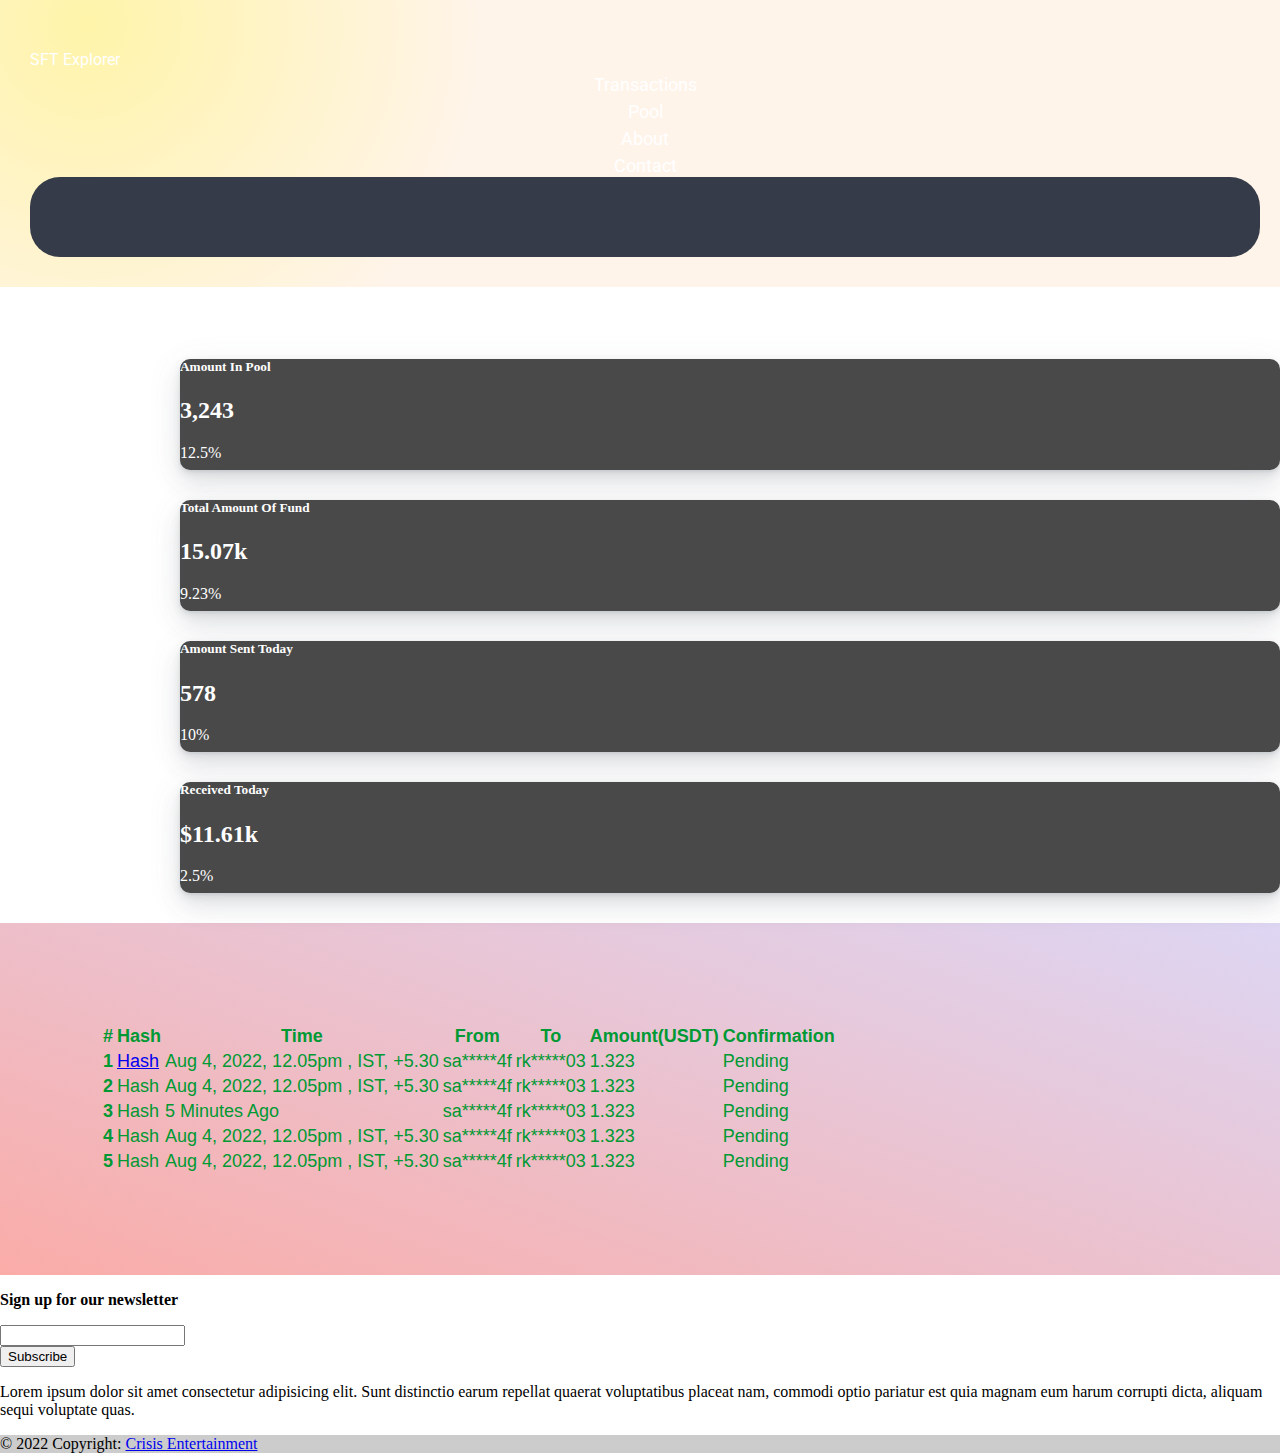
<file: SFT/index.html>
<!DOCTYPE html>
<html lang="en">
<head>
    <meta charset="UTF-8">
    <meta http-equiv="X-UA-Compatible" content="IE=edge">
    <meta name="viewport" content="width=device-width, initial-scale=1.0">
    <!-- CSS only -->
    <link rel="stylesheet" href="style.css">
    <link rel="stylesheet" href="styleHome.css">
    <link rel="stylesheet" href="https://cdnjs.cloudflare.com/ajax/libs/font-awesome/5.12.1/css/all.min.css" integrity="sha256-mmgLkCYLUQbXn0B1SRqzHar6dCnv9oZFPEC1g1cwlkk=" crossorigin="anonymous" />
    <link rel="stylesheet" href="https://fonts.googleapis.com/css?family=Roboto">



<link href="https://cdn.jsdelivr.net/npm/bootstrap@5.2.0/dist/css/bootstrap.min.css" rel="stylesheet" integrity="sha384-gH2yIJqKdNHPEq0n4Mqa/HGKIhSkIHeL5AyhkYV8i59U5AR6csBvApHHNl/vI1Bx" crossorigin="anonymous">
<script type="text/javascript" src="https://code.jquery.com/jquery-3.5.1.js"></script>
<script type="text/javascript" src="https://cdn.datatables.net/1.12.1/js/jquery.dataTables.min.js"></script>

<link rel="stylesheet" type="text/css" href="https://cdn.datatables.net/1.12.1/css/jquery.dataTables.min.css">

    <title>SFT || Home</title>
</head>
<body>

<div class="body-background">
    <div class="container-fluid-main">
        <div class="container-fluid-header ">
            <div class="row">
              <div class="col-lg-8 col-md-4 col-sm-2 justify-content-center"><a style="text-decoration: none; font-family:Roboto,sans-serif; color: white;" href="./index.html">SFT Explorer</a></div>
              <div class="col-lg-1 col-md-2 col-sm-2 "><a style="text-decoration: none;font-family:Roboto,sans-serif; color: white;" href="./transactions.html">Transactions</a></div>
              <div class="col-lg-1 col-md-2 col-sm-2 "><a style="text-decoration: none; font-family:Roboto,sans-serif; color: white;" href="./poolTransaction.html">Pool</a></div>
              <div class="col-lg-1 col-md-2 col-sm-2 "><a style="text-decoration: none; font-family:Roboto,sans-serif; color: white;" href="./about.html">About</a></div>
              <div class="col-lg-1 col-md-2 col-sm-2 "><a style="text-decoration: none;font-family:Roboto,sans-serif; color: white;" href="./contact.html">Contact</a></div>
            </div>
        </div>
        <div class="container h-100">
          <div class="d-flex justify-content-center h-100">
            
            <div class="searchbar">
              <input class="search_input" type="text" name="" placeholder="Search For Anything">
              <a href="#" class="search_icon"><i class="fas fa-search"></i></a>
            </div>
          </div>
        </div>
                 
             </div>        
              
          </div>
          
          
      </div>


<div class="container-card">
  <link rel="stylesheet" href="https://cdnjs.cloudflare.com/ajax/libs/font-awesome/5.12.1/css/all.min.css" integrity="sha256-mmgLkCYLUQbXn0B1SRqzHar6dCnv9oZFPEC1g1cwlkk=" crossorigin="anonymous" />

<div class="col-md-10 ">
    <div class="row ">
        <div class="col-xl-3 col-lg-6">
            <div class="card l-bg-cherry">
                <div class="card-statistic-3 p-4">
                    <div class="card-icon card-icon-large"></div>
                    <div class="mb-4">
                        <h5 class="card-title mb-0">Amount In Pool</h5>
                    </div>
                    <div class="row align-items-center mb-2 d-flex">
                        <div class="col-8">
                            <h2 class="d-flex align-items-center mb-0">
                                3,243
                            </h2>
                        </div>
                        <div class="col-4 text-right">
                            <span>12.5% <i class="fa fa-arrow-up"></i></span>
                        </div>
                    </div>
                    <div class="progress mt-1 " data-height="8" style="height: 8px;">
                        <div class="progress-bar l-bg-cyan" role="progressbar" data-width="25%" aria-valuenow="25" aria-valuemin="0" aria-valuemax="100" style="width: 25%;"></div>
                    </div>
                </div>
            </div>
        </div>
        <div class="col-xl-3 col-lg-6">
            <div class="card l-bg-blue-dark">
                <div class="card-statistic-3 p-4">
                    <div class="card-icon card-icon-large"></div>
                    <div class="mb-4">
                        <h5 class="card-title mb-0">Total Amount Of Fund</h5>
                    </div>
                    <div class="row align-items-center mb-2 d-flex">
                        <div class="col-8">
                            <h2 class="d-flex align-items-center mb-0">
                                15.07k
                            </h2>
                        </div>
                        <div class="col-4 text-right">
                            <span>9.23% <i class="fa fa-arrow-up"></i></span>
                        </div>
                    </div>
                    <div class="progress mt-1 " data-height="8" style="height: 8px;">
                        <div class="progress-bar l-bg-green" role="progressbar" data-width="25%" aria-valuenow="25" aria-valuemin="0" aria-valuemax="100" style="width: 25%;"></div>
                    </div>
                </div>
            </div>
        </div>
        <div class="col-xl-3 col-lg-6">
            <div class="card l-bg-green-dark">
                <div class="card-statistic-3 p-4">
                    <div class="card-icon card-icon-large"></div>
                    <div class="mb-4">
                        <h5 class="card-title mb-0">Amount Sent Today</h5>
                    </div>
                    <div class="row align-items-center mb-2 d-flex">
                        <div class="col-8">
                            <h2 class="d-flex align-items-center mb-0">
                                578
                            </h2>
                        </div>
                        <div class="col-4 text-right">
                            <span>10% <i class="fa fa-arrow-up"></i></span>
                        </div>
                    </div>
                    <div class="progress mt-1 " data-height="8" style="height: 8px;">
                        <div class="progress-bar l-bg-orange" role="progressbar" data-width="25%" aria-valuenow="25" aria-valuemin="0" aria-valuemax="100" style="width: 25%;"></div>
                    </div>
                </div>
            </div>
        </div>
        <div class="col-xl-3 col-lg-6">
            <div class="card l-bg-orange-dark">
                <div class="card-statistic-3 p-4">
                    <div class="card-icon card-icon-large"></i></div>
                    <div class="mb-4">
                        <h5 class="card-title mb-0">Received Today</h5>
                    </div>
                    <div class="row align-items-center mb-2 d-flex">
                        <div class="col-8">
                            <h2 class="d-flex align-items-center mb-0">
                                $11.61k
                            </h2>
                        </div>
                        <div class="col-4 text-right">
                            <span>2.5% <i class="fa fa-arrow-up"></i></span>
                        </div>
                    </div>
                    <div class="progress mt-1 " data-height="8" style="height: 8px;">
                        <div class="progress-bar l-bg-cyan" role="progressbar" data-width="25%" aria-valuenow="25" aria-valuemin="0" aria-valuemax="100" style="width: 25%;"></div>
                    </div>
                </div>
            </div>
        </div>
    </div>
</div>
</div>


<div class="container-fluid-body">
    <table class="table" id="example">
        <thead>
          <tr>
            <th scope="col" >#</th>
            <th scope="col">Hash</th>
            <th scope="col">Time</th>
            <th scope="col">From</th>
            <th scope="col">To</th>
            <th scope="col">Amount(USDT)</th>
            <th scope="col">Confirmation</th>
          </tr>
        </thead>
        <tbody>
          <tr>
            <th scope="row">1</th>
            <td>
              <a href="./details.html">Hash</a>
            </td>
            <td>Aug 4, 2022, 12.05pm , IST, +5.30</td>
            <td>sa*****4f</td>
            <td>rk*****03</td>
            <td>1.323</td>
            <td>Pending</td>
          </tr>
          <tr>
            <th scope="row">2</th>
            <td>Hash    </td>
            <td>Aug 4, 2022, 12.05pm , IST, +5.30</td>
            <td>sa*****4f</td>
            <td>rk*****03</td>
            <td>1.323</td>
            <td>Pending</td>
          </tr><tr>
            <th scope="row">3</th>
            <td>Hash</td>
            <td>5 Minutes Ago</td>
            <td>sa*****4f</td>
            <td>rk*****03</td>
            <td>1.323</td>
            <td>Pending</td>
          </tr><tr>
            <th scope="row">4</th>
            <td>Hash</td>
            <td>Aug 4, 2022, 12.05pm , IST, +5.30</td>
            <td>sa*****4f</td>
            <td>rk*****03</td>
            <td>1.323</td>
            <td>Pending</td>
          </tr><tr>
            <th scope="row">5</th>
            <td>Hash</td>
            <td>Aug 4, 2022, 12.05pm , IST, +5.30</td>
            <td>sa*****4f</td>
            <td>rk*****03</td>
            <td>1.323</td>
            <td>Pending</td>
          </tr>
        </tbody>
      </table>
</div>
</div>


</div>




</div>
<!-- Footer -->
<footer class="bg-light text-center ">
  <!-- Grid container -->
  <div class="container p-4">

    <!-- Section: Social media -->
    <section class="mb-4">
      <!-- Facebook -->
      <a class="btn btn-primary btn-floating m-1" style="background-color: #3b5998" href="#!" role="button"><i class="fab fa-facebook-f"></i></a>

      <!-- Twitter -->
      <a class="btn btn-primary btn-floating m-1" style="background-color: #55acee" href="#!" role="button"><i class="fab fa-twitter"></i></a>

      <!-- Google -->
      <a class="btn btn-primary btn-floating m-1" style="background-color: #dd4b39" href="#!" role="button"><i class="fab fa-google"></i></a>

      <!-- Instagram -->
      <a class="btn btn-primary btn-floating m-1" style="background-color: #ac2bac" href="#!" role="button"><i class="fab fa-instagram"></i></a>

      <!-- Linkedin -->
      <a class="btn btn-primary btn-floating m-1" style="background-color: #0082ca" href="#!" role="button"><i class="fab fa-linkedin-in"></i></a>
      <!-- Github -->
      <a class="btn btn-primary btn-floating m-1" style="background-color: #333333" href="#!" role="button"><i class="fab fa-github"></i></a>
    </section>
    <!-- Section: Social media -->


    <!-- Section: Form -->
    <section class="">
      <form action="">
        <!--Grid row-->
        <div class="row d-flex justify-content-center">
          <!--Grid column-->
          <div class="col-auto">
            <p class="pt-2">
              <strong>Sign up for our newsletter</strong>
            </p>
          </div>
          <!--Grid column-->

          <!--Grid column-->
          <div class="col-md-5 col-12">
            <!-- Email input -->
            <div class="form-outline mb-4">
              <input type="email" id="form5Example2" class="form-control" />
            </div>
          </div>
          <!--Grid column-->

          <!--Grid column-->
          <div class="col-auto">

            <!-- Submit button -->
            <button type="submit" class="btn btn-primary mb-4">
              Subscribe
            </button>
          </div>
          <!--Grid column-->
        </div>
        <!--Grid row-->
      </form>
    </section>
    <!-- Section: Form -->


    <!-- Section: Text -->
    <section class="mb-4">
      <p>
        Lorem ipsum dolor sit amet consectetur adipisicing elit. Sunt
        distinctio earum repellat quaerat voluptatibus placeat nam,
        commodi optio pariatur est quia magnam eum harum corrupti dicta,
        aliquam sequi voluptate quas.
      </p>
    </section>
    <!-- Section: Text -->


  </div>
  <!-- Grid container -->

  <!-- Copyright -->
  <div class="text-center p-3" style="background-color: rgba(0, 0, 0, 0.2)">
    © 2022 Copyright:
    <a class="text-dark" href="#">Crisis Entertainment</a>
  </div>
  <!-- Copyright -->

</footer>
<!-- Footer -->
<script type="text/javascript">
  $(document).ready(function () {
      $('#example').DataTable();
  })

</script>
<script src="./index.js"></script>
    <!-- JavaScript Bundle with Popper -->
<script src="https://cdn.jsdelivr.net/npm/bootstrap@5.2.0/dist/js/bootstrap.bundle.min.js" integrity="sha384-A3rJD856KowSb7dwlZdYEkO39Gagi7vIsF0jrRAoQmDKKtQBHUuLZ9AsSv4jD4Xa" crossorigin="anonymous"></script>
</body>
</html>
</file>
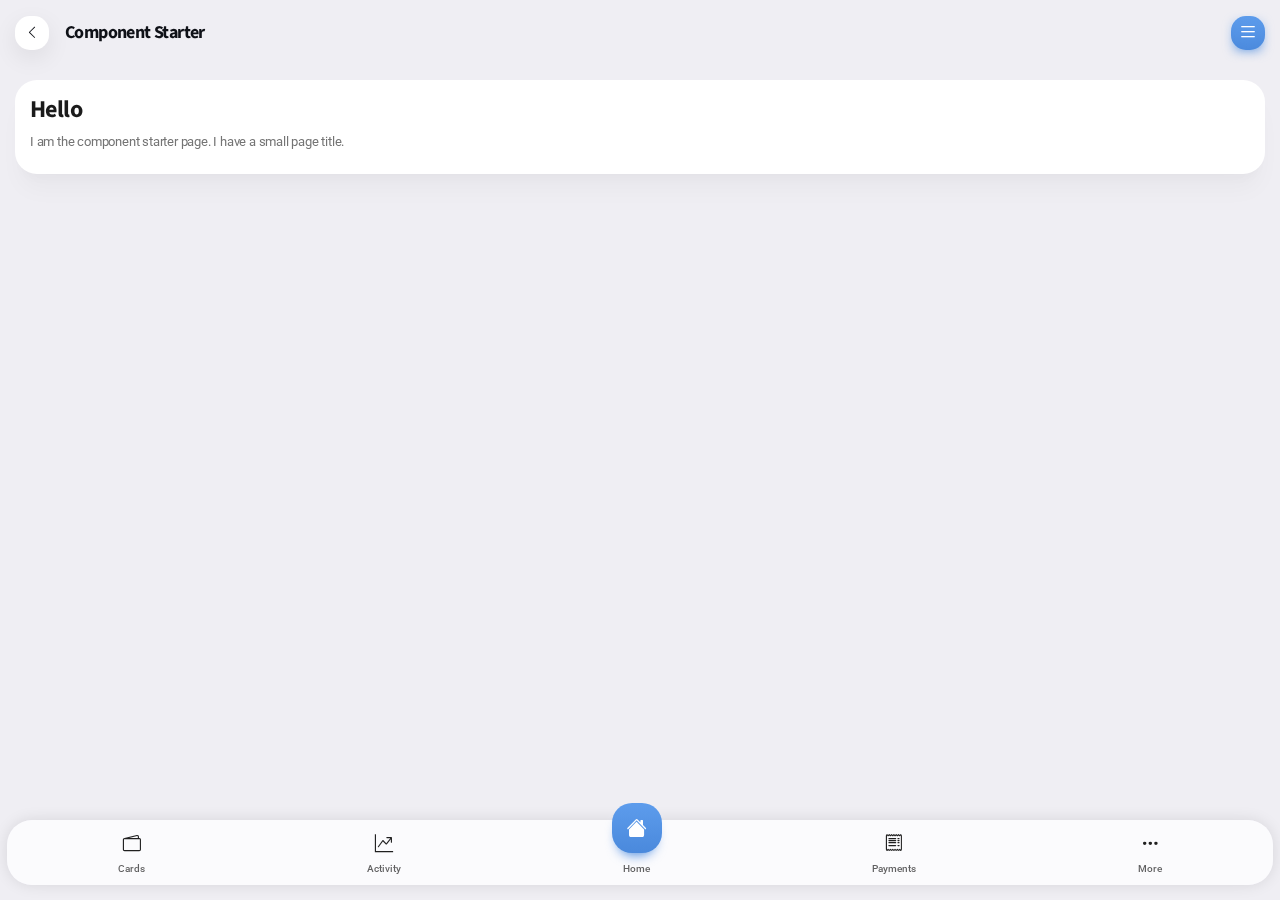
<file: _starter_components.html>
<!DOCTYPE HTML>
<html lang="en">
<head>
<meta http-equiv="Content-Type" content="text/html; charset=utf-8" />
<meta name="apple-mobile-web-app-capable" content="yes">
<meta name="apple-mobile-web-app-status-bar-style" content="black-translucent">
<meta name="viewport" content="width=device-width, initial-scale=1, minimum-scale=1, maximum-scale=1, viewport-fit=cover" />
<title>PayApp - Finance, Banking, Wallet, Crypto Mobile PWA</title>
<link rel="stylesheet" type="text/css" href="styles/bootstrap.css">
<link rel="stylesheet" type="text/css" href="fonts/bootstrap-icons.css">
<link rel="stylesheet" type="text/css" href="styles/style.css">
<link rel="preconnect" href="https://fonts.gstatic.com">
<link href="https://fonts.googleapis.com/css2?family=Source+Sans+Pro:wght@500;600;700&family=Roboto:wght@400;500;700&display=swap" rel="stylesheet">
<link rel="manifest" href="_manifest.json">
<meta id="theme-check" name="theme-color" content="#FFFFFF">
<link rel="apple-touch-icon" sizes="180x180" href="app/icons/icon-192x192.png"></head>

<body class="theme-light">

<div id="preloader"><div class="spinner-border color-highlight" role="status"></div></div>

<!-- Page Wrapper-->
<div id="page">

    <!-- Footer Bar -->
    <div id="footer-bar" class="footer-bar-1 footer-bar-detached">
        <a href="page-wallet.html"><i class="bi bi-wallet2"></i><span>Cards</span></a>
        <a href="page-activity.html"><i class="bi bi-graph-up"></i><span>Activity</span></a>
        <a href="index-waves.html" class="circle-nav-2"><i class="bi bi-house-fill"></i><span>Home</span></a>
        <a href="page-payments.html"><i class="bi bi-receipt"></i><span>Payments</span></a>
        <a href="#" data-bs-toggle="offcanvas" data-bs-target="#menu-sidebar"><i class="bi bi-three-dots"></i><span>More</span></a>
    </div>

    <!-- Page Content - Only Page Elements Here-->
    <div class="page-content footer-clear">

        <!-- Page Title-->
        <div class="pt-3">
            <div class="page-title d-flex">
                <div class="align-self-center">
                    <a href="#"
                    data-back-button
                    class="me-3 ms-0 icon icon-xxs bg-theme rounded-s shadow-m">
                        <i class="bi bi-chevron-left color-theme font-14"></i>
                    </a>
                </div>
                <div class="align-self-center me-auto">
                    <h1 class="color-theme mb-0 font-18">Component Starter</h1>
                </div>
                <div class="align-self-center ms-auto">
                    <a href="#" data-bs-toggle="offcanvas" data-bs-target="#menu-sidebar"
                    class="icon icon-xxs gradient-highlight color-white shadow-bg shadow-bg-xs rounded-s">
                        <i class="bi bi-list font-20"></i>
                    </a>
                </div>
            </div>
        </div>


        <!-- Enter your content below-->
        <div class="card card-style">
            <div class="content">
				<h1>Hello</h1>
				<p>
					I am the component starter page. I have a small page title.
				</p>
            </div>
        </div>

    </div>
    <!-- End of Page Content-->

    <!-- Off Canvas and Menu Elements-->
    <!-- Always outside the Page Content-->

    <!-- Main Sidebar Menu -->
    <div id="menu-sidebar"
        data-menu-active="nav-comps"
        data-menu-load="menu-sidebar.html"
        class="offcanvas offcanvas-start offcanvas-detached rounded-m">
    </div>
	
	<!-- Highlights Menu -->
	<div id="menu-highlights"
		data-menu-load="menu-highlights.html"
		class="offcanvas offcanvas-bottom offcanvas-detached rounded-m">
	</div>




</div>
<!-- End of Page ID-->

<script src="scripts/bootstrap.min.js"></script>
<script src="scripts/custom.js"></script>
</body>
</file>
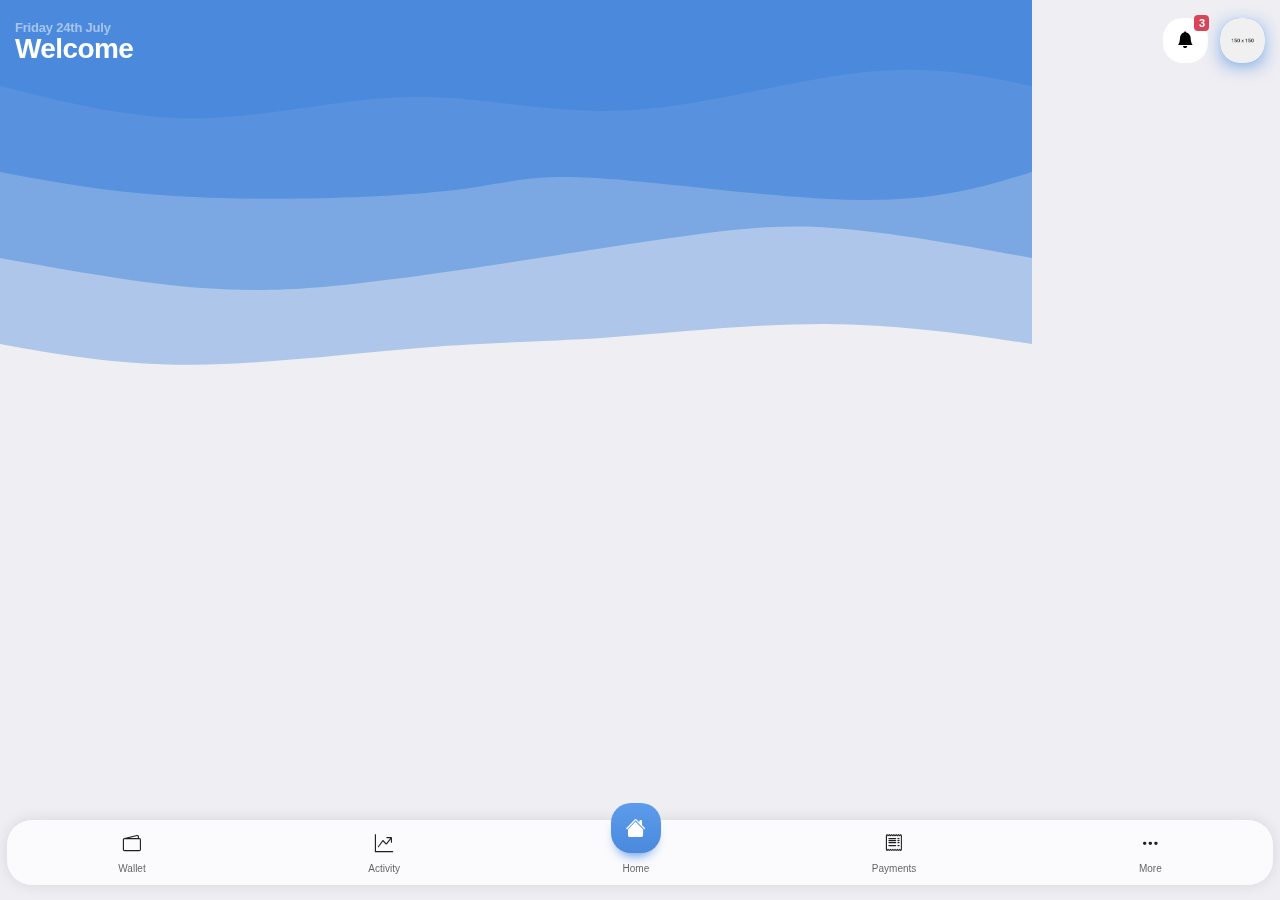
<file: _starter_waves.html>
<!DOCTYPE HTML>
<html lang="en">
<head>
<meta http-equiv="Content-Type" content="text/html; charset=utf-8" />
<meta name="apple-mobile-web-app-capable" content="yes">
<meta name="apple-mobile-web-app-status-bar-style" content="black-translucent">
<meta name="viewport" content="width=device-width, initial-scale=1, minimum-scale=1, maximum-scale=1, viewport-fit=cover" />
<title>PayApp - Finance, Banking, Wallet, Crypto Mobile PWA</title>
<link rel="stylesheet" type="text/css" href="styles/bootstrap.css">
<link rel="stylesheet" type="text/css" href="fonts/bootstrap-icons.css">
<link rel="stylesheet" type="text/css" href="styles/style.css">
<link rel="preconnect" href="https://fonts.gstatic.com">
<link href="https://fonts.googleapis.com/css2?family=Source+Sans+Pro:wght@500;600;700&family=Roboto:wght@400;500;700&display=swap" rel="stylesheet">
<link rel="manifest" href="_manifest.json">
<meta id="theme-check" name="theme-color" content="#FFFFFF">
<link rel="apple-touch-icon" sizes="180x180" href="app/icons/icon-192x192.png"></head>

<body class="theme-light">

<div id="preloader"><div class="spinner-border color-highlight" role="status"></div></div>

<!-- Page Wrapper - display:none is suggested for CLS page performance improvements-->
<div id="page" style="display:none">

    <!-- Footer Bar -->
    <nav id="footer-bar" class="footer-bar-1 footer-bar-detached">
        <a href="page-wallet.html"><i class="bi bi-wallet2"></i><span>Wallet</span></a>
        <a href="page-activity.html"><i class="bi bi-graph-up"></i><span>Activity</span></a>
        <a href="index-waves.html" class="circle-nav-2"><i class="bi bi-house-fill"></i><span>Home</span></a>
        <a href="page-payments.html"><i class="bi bi-receipt"></i><span>Payments</span></a>
        <a href="#" data-bs-toggle="offcanvas" data-bs-target="#menu-sidebar"><i class="bi bi-three-dots"></i><span>More</span></a>
    </nav>

    <!-- Page Content - Only Page Elements Here-->
    <div class="page-content footer-clear">

        <!-- Page Title-->
        <div class="pt-3">
            <div class="page-title d-flex">
                <div class="align-self-center me-auto">
                    <p class="color-white opacity-50 header-date"></p>
                    <h1 class="color-white">Welcome</h1>
                </div>
                <div class="align-self-center ms-auto">
                    <a href="#"
                    data-bs-toggle="offcanvas"
                    data-bs-target="#menu-notifications"
                    class="icon bg-white color-black rounded-m">
                        <i class="bi bi-bell-fill font-17"></i>
                        <em class="badge bg-red-dark color-white scale-box">3</em>
                    </a>
                    <a href="#"
                    data-bs-toggle="dropdown"
                    class="icon gradient-blue shadow-bg shadow-bg-s rounded-m">
                        <img src="images/pictures/25s.jpg" width="45" class="rounded-m" alt="img">
                    </a>
                    <!-- Page Title Dropdown Menu-->
                    <div class="dropdown-menu">
                        <div class="card card-style shadow-m mt-1 me-1">
                            <div class="list-group list-custom list-group-s list-group-flush rounded-xs px-3 py-1">
                                <a href="#" class="list-group-item">
                                    <i class="has-bg gradient-green shadow-bg shadow-bg-xs color-white rounded-xs bi bi-credit-card"></i>
                                    <strong class="font-13">Cards</strong>
                                </a>
                                <a href="#" class="list-group-item">
                                    <i class="has-bg gradient-blue shadow-bg shadow-bg-xs color-white rounded-xs bi bi-gear-fill"></i>
                                    <strong class="font-13">Account</strong>
                                </a>
                                <a href="#" class="list-group-item">
                                    <i class="has-bg gradient-yellow shadow-bg shadow-bg-xs color-white rounded-xs bi bi-arrow-left-right"></i>
                                    <strong class="font-13">Actions</strong>
                                </a>
                                <a href="#" class="list-group-item">
                                    <i class="has-bg gradient-red shadow-bg shadow-bg-xs color-white rounded-xs bi bi-power"></i>
                                    <strong class="font-13">Log Out</strong>
                                </a>
                            </div>
                        </div>
                    </div>
                </div>
            </div>
        </div>
        
        <svg id="header-deco" viewBox="0 0 1440 600" xmlns="http://www.w3.org/2000/svg" class="transition duration-300 ease-in-out delay-150">
            <path id="header-deco-1" d="M 0,600 C 0,600 0,120 0,120 C 92.36363636363635,133.79904306220095 184.7272727272727,147.59808612440193 287,148 C 389.2727272727273,148.40191387559807 501.4545454545455,135.40669856459328 592,129 C 682.5454545454545,122.5933014354067 751.4545454545455,122.77511961722489 848,115 C 944.5454545454545,107.22488038277511 1068.7272727272727,91.49282296650718 1172,91 C 1275.2727272727273,90.50717703349282 1357.6363636363635,105.25358851674642 1440,120 C 1440,120 1440,600 1440,600 Z"></path>
            <path id="header-deco-2" d="M 0,600 C 0,600 0,240 0,240 C 98.97607655502392,258.2105263157895 197.95215311004785,276.4210526315789 278,282 C 358.04784688995215,287.5789473684211 419.16746411483257,280.5263157894737 524,265 C 628.8325358851674,249.4736842105263 777.377990430622,225.47368421052633 888,211 C 998.622009569378,196.52631578947367 1071.3205741626793,191.57894736842107 1157,198 C 1242.6794258373207,204.42105263157893 1341.3397129186603,222.21052631578948 1440,240 C 1440,240 1440,600 1440,600 Z"></path>
            <path id="header-deco-3" d="M 0,600 C 0,600 0,360 0,360 C 65.43540669856458,339.55023923444975 130.87081339712915,319.1004784688995 245,321 C 359.12918660287085,322.8995215311005 521.9521531100479,347.1483253588517 616,352 C 710.0478468899521,356.8516746411483 735.3205741626795,342.3062200956938 822,333 C 908.6794258373205,323.6937799043062 1056.7655502392345,319.62679425837325 1170,325 C 1283.2344497607655,330.37320574162675 1361.6172248803828,345.1866028708134 1440,360 C 1440,360 1440,600 1440,600 Z"></path>
            <path id="header-deco-4" d="M 0,600 C 0,600 0,480 0,480 C 70.90909090909093,494.91866028708137 141.81818181818187,509.8373205741627 239,499 C 336.18181818181813,488.1626794258373 459.6363636363636,451.5693779904306 567,446 C 674.3636363636364,440.4306220095694 765.6363636363636,465.88516746411483 862,465 C 958.3636363636364,464.11483253588517 1059.8181818181818,436.8899521531101 1157,435 C 1254.1818181818182,433.1100478468899 1347.090909090909,456.555023923445 1440,480 C 1440,480 1440,600 1440,600 Z"></path>
        </svg>
        
        <!-- Add your page content here -->
        <!-- Add your page content here -->
        <!-- Add your page content here -->
        <!-- Add your page content here -->
        <!-- Add your page content here -->
        <!-- Add your page content here -->


    </div>
    <!-- End of Page Content-->

    <!-- Off Canvas and Menu Elements-->
    <!-- Always outside the Page Content-->

    
    <!-- Main Sidebar Menu -->
	<div id="menu-sidebar" data-menu-active="nav-welcome" data-menu-load="menu-sidebar.html"
		class="offcanvas offcanvas-start offcanvas-detached rounded-m">
	</div>
	
	<!-- Highlights Menu -->
	<div id="menu-highlights"
		data-menu-load="menu-highlights.html"
		class="offcanvas offcanvas-bottom offcanvas-detached rounded-m">
	</div>
	
	<!-- Notifications Bell -->
	<div id="menu-notifications" data-menu-load="menu-notifications.html"
		class="offcanvas offcanvas-top offcanvas-detached rounded-m">
	</div>


</div>
<!-- End of Page ID-->

<script src="scripts/bootstrap.min.js"></script>
<script src="scripts/custom.js"></script>
</body>
</file>
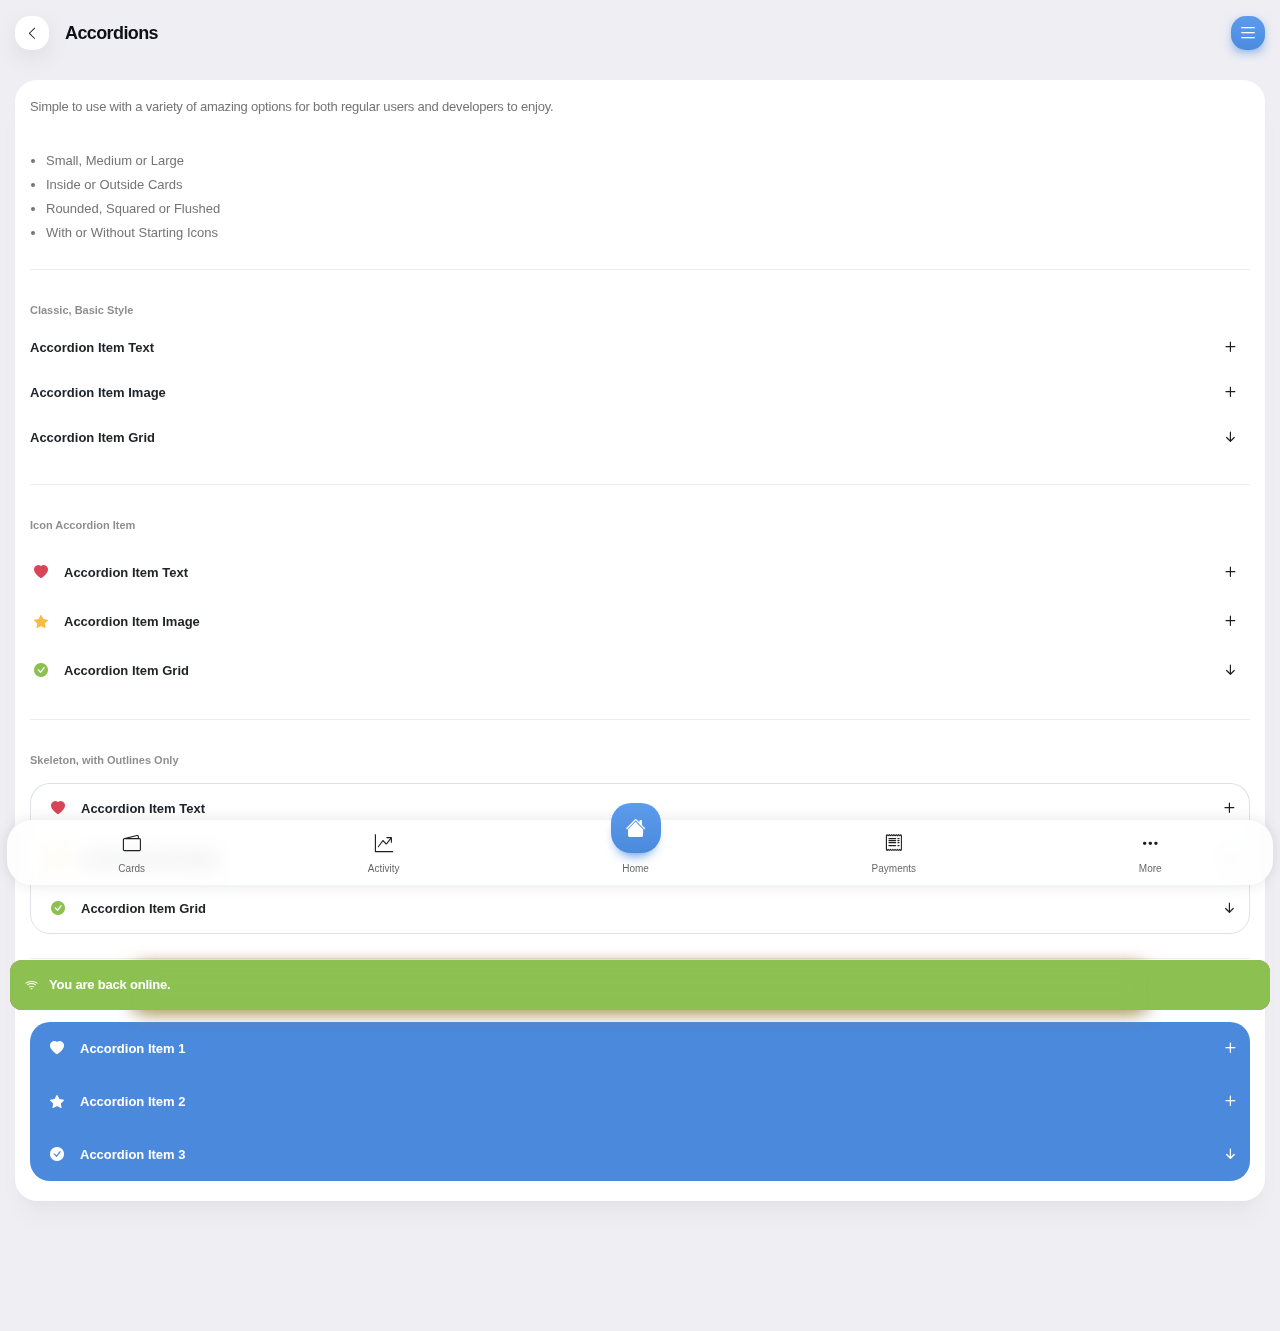
<file: component-accordions.html>
<!DOCTYPE HTML>
<html lang="en">
<head>
<meta http-equiv="Content-Type" content="text/html; charset=utf-8" />
<meta name="apple-mobile-web-app-capable" content="yes">
<meta name="apple-mobile-web-app-status-bar-style" content="black-translucent">
<meta name="viewport" content="width=device-width, initial-scale=1, minimum-scale=1, maximum-scale=1, viewport-fit=cover" />
<title>PayApp - Finance, Banking, Wallet, Crypto Mobile PWA</title>
<link rel="stylesheet" type="text/css" href="styles/bootstrap.css">
<link rel="stylesheet" type="text/css" href="fonts/bootstrap-icons.css">
<link rel="stylesheet" type="text/css" href="styles/style.css">
<link rel="preconnect" href="https://fonts.gstatic.com">
<link href="https://fonts.googleapis.com/css2?family=Source+Sans+Pro:wght@500;600;700&family=Roboto:wght@400;500;700&display=swap" rel="stylesheet">
<link rel="manifest" href="_manifest.json">
<meta id="theme-check" name="theme-color" content="#FFFFFF">
<link rel="apple-touch-icon" sizes="180x180" href="app/icons/icon-192x192.png"></head>

<body class="theme-light">

<div id="preloader"><div class="spinner-border color-highlight" role="status"></div></div>

<!-- Page Wrapper-->
<div id="page">

    <!-- Footer Bar -->
    <div id="footer-bar" class="footer-bar-1 footer-bar-detached">
        <a href="page-wallet.html"><i class="bi bi-wallet2"></i><span>Cards</span></a>
        <a href="page-activity.html"><i class="bi bi-graph-up"></i><span>Activity</span></a>
        <a href="index-waves.html" class="circle-nav-2"><i class="bi bi-house-fill"></i><span>Home</span></a>
        <a href="page-payments.html"><i class="bi bi-receipt"></i><span>Payments</span></a>
        <a href="#" data-bs-toggle="offcanvas" data-bs-target="#menu-sidebar"><i class="bi bi-three-dots"></i><span>More</span></a>
    </div>

    <div class="header-bar header-fixed header-app header-auto-show">
        <a href="#" data-back-button><i class="bi bi-chevron-left font-13"></i></a>
        <a href="#" class="header-title">Back to Components</a>
        <a href="#" data-toggle-theme class="show-on-theme-dark"><i class="bi bi-sun-fill color-yellow-dark font-16"></i>
        <a href="#" data-toggle-theme class="show-on-theme-light"><i class="bi bi-moon-fill font-13"></i>
        <a href="#" data-bs-toggle="offcanvas" data-bs-target="#menu-sidebar"><i class="font-16 bi bi-list"></i></a>
    </div>

    <!-- Page Content - Only Page Elements Here-->
    <div class="page-content footer-clear">

        <!-- Page Title-->
        <div class="pt-3">
            <div class="page-title d-flex">
                <div class="align-self-center">
                    <a href="#"
                    data-back-button
                    class="me-3 ms-0 icon icon-xxs bg-theme rounded-s shadow-m">
                        <i class="bi bi-chevron-left color-theme font-14"></i>
                    </a>
                </div>
                <div class="align-self-center me-auto">
                    <h1 class="color-theme mb-0 font-18">Accordions</h1>
                </div>
                <div class="align-self-center ms-auto">
                    <a href="#" data-bs-toggle="offcanvas" data-bs-target="#menu-sidebar"
                    class="icon icon-xxs gradient-highlight color-white shadow-bg shadow-bg-xs rounded-s">
                        <i class="bi bi-list font-20"></i>
                    </a>
                </div>
            </div>
        </div>

        <div class="card card-style">
            <div class="content">
                <p>
                    Simple to use with a variety of amazing options for both regular users and developers to enjoy.
                </p>
                <ul class="ps-3">
                    <li>Small, Medium or Large</li>
                    <li>Inside or Outside Cards</li>
                    <li>Rounded, Squared or Flushed</li>
                    <li>With or Without Starting Icons</li>
                </ul>

                <div class="divider mt-4"></div>
                <h6 class="font-700 opacity-50">Classic, Basic Style</h6>

                <div class="accordion border-0 accordion-s" id="accordion-group-6">
                    <div class="accordion-item">
                        <button class="accordion-button collapsed px-0" type="button" data-bs-toggle="collapse" data-bs-target="#accordion6-1">
                            <span class="font-600 font-13">Accordion Item Text</span>
                            <i class="bi bi-plus font-20"></i>
                        </button>
                        <div id="accordion6-1" class="accordion-collapse collapse" data-bs-parent="#accordion-group-6">
                            <p class="pb-3 opacity-60">
                                This is the accordion body. It can support most content you want without restrictions. You can use
                                images, videos lists or whatever you want.
                            </p>
                        </div>
                    </div>
                    <div class="accordion-item">
                        <button class="accordion-button collapsed px-0" type="button" data-bs-toggle="collapse" data-bs-target="#accordion6-2">
                           <span class="font-600 font-13">Accordion Item Image</span>
                           <i class="bi bi-plus font-20"></i>
                        </button>
                        <div id="accordion6-2" class="accordion-collapse collapse" data-bs-parent="#accordion-group-6">
                            <div><img src="images/pictures/1w.jpg" class="img-fluid rounded-s"></div>
                            <h5 class="font-700 pt-3">This is an Image</h5>
                            <p class="pb-3 opacity-60">
                                This is the accordion body. It can support most content you want without restrictions. You can use
                                images, videos lists or whatever you want.
                            </p>
                        </div>
                    </div>
                    <div class="accordion-item">
                        <button class="accordion-button collapsed px-0" type="button" data-bs-toggle="collapse" data-bs-target="#accordion6-3">
                            <span class="font-600 font-13">Accordion Item Grid</span>
                            <i class="bi bi-arrow-down-short font-20"></i>
                        </button>
                        <div id="accordion6-3" class="accordion-collapse collapse" data-bs-parent="#accordion-group-6">
                            <div class="row">
                                <div class="col-4"><img src="images/pictures/1s.jpg" class="img-fluid rounded-xs"></div>
                                <div class="col-4"><img src="images/pictures/2s.jpg" class="img-fluid rounded-xs"></div>
                                <div class="col-4"><img src="images/pictures/3s.jpg" class="img-fluid rounded-xs"></div>
                            </div>
                        </div>
                    </div>
                </div>

                <div class="divider mt-4"></div>
                <h6 class="font-700 opacity-50 pb-2">Icon Accordion Item</h6>

                <div class="accordion accordion-m border-0" id="accordion-group-5">
                    <div class="accordion-item">
                        <button class="accordion-button px-0 ps-1 collapsed" type="button" data-bs-toggle="collapse" data-bs-target="#accordion5-1">
                            <i class="bi bi-heart-fill color-red-dark pe-3 font-14"></i>
                            <span class="font-600 font-13">Accordion Item Text</span>
                            <i class="bi bi-plus font-20"></i>
                        </button>
                        <div id="accordion5-1" class="accordion-collapse collapse" data-bs-parent="#accordion-group-5">
                            <p class="mb-0 pb-3">
                                This is the accordion body. It can support most content you want without restrictions. You can use
                                images, videos lists or whatever you want.
                            </p>
                        </div>
                    </div>
                    <div class="accordion-item">
                        <button class="accordion-button px-0 ps-1 collapsed" type="button" data-bs-toggle="collapse" data-bs-target="#accordion5-2">
                           <i class="bi bi-star-fill color-yellow-dark pe-3 font-14"></i>
                           <span class="font-600 font-13">Accordion Item Image</span>
                           <i class="bi bi-plus font-20"></i>
                        </button>
                        <div id="accordion5-2" class="accordion-collapse collapse" data-bs-parent="#accordion-group-5">
                            <div class="pt-2"><img src="images/pictures/1w.jpg" class="img-fluid rounded-s"></div>
                            <h5 class="pt-1 font-700">This is an Image</h5>
                            <p class="mb-0 pb-3 opacity-70">
                                This is the accordion body. It can support most content you want without restrictions. You can use
                                images, videos lists or whatever you want.
                            </p>
                        </div>
                    </div>
                    <div class="accordion-item">
                        <button class="accordion-button px-0 ps-1 collapsed" type="button" data-bs-toggle="collapse" data-bs-target="#accordion5-3">
                            <i class="bi bi-check-circle-fill color-green-dark pe-3 font-14"></i>
                            <span class="font-600 font-13">Accordion Item Grid</span>
                            <i class="bi bi-arrow-down-short font-20"></i>
                        </button>
                        <div id="accordion5-3" class="accordion-collapse collapse" data-bs-parent="#accordion-group-5">
                            <div class="row pt-2">
                                <div class="col-4"><img src="images/pictures/1s.jpg" class="img-fluid rounded-xs"></div>
                                <div class="col-4"><img src="images/pictures/2s.jpg" class="img-fluid rounded-xs"></div>
                                <div class="col-4"><img src="images/pictures/3s.jpg" class="img-fluid rounded-xs"></div>
                            </div>
                        </div>
                    </div>
                </div>

                <div class="divider mt-4"></div>
                <h6 class="font-700 opacity-50 pb-2">Skeleton, with Outlines Only</h6>

                <div class="accordion accordion-m border-0" id="accordion-group-7">
                    <div class="accordion-item border border-fade-highlight border-bottom-0 rounded-top rounded-m">
                        <button class="accordion-button collapsed" type="button" data-bs-toggle="collapse" data-bs-target="#accordion7-1">
                            <i class="bi bi-heart-fill color-red-dark pe-3 font-14"></i>
                            <span class="font-600 font-13">Accordion Item Text</span>
                            <i class="bi bi-plus font-20"></i>
                        </button>
                        <div id="accordion7-1" class="accordion-collapse collapse" data-bs-parent="#accordion-group-7">
                            <p class="px-3 mb-0 pb-3 pt-1">
                                This is the accordion body. It can support most content you want without restrictions. You can use
                                images, videos lists or whatever you want.
                            </p>
                        </div>
                    </div>
                    <div class="accordion-item border border-fade-highlight border-bottom-0">
                        <button class="accordion-button collapsed" type="button" data-bs-toggle="collapse" data-bs-target="#accordion7-2">
                           <i class="bi bi-star-fill color-yellow-dark pe-3 font-14"></i>
                           <span class="font-600 font-13">Accordion Item Image</span>
                           <i class="bi bi-plus font-20"></i>
                        </button>
                        <div id="accordion7-2" class="accordion-collapse collapse" data-bs-parent="#accordion-group-7">
                            <div class="p-2 px-3"><img src="images/pictures/1w.jpg" class="img-fluid rounded-s"></div>
                            <h5 class="px-3 font-700">This is an Image</h5>
                            <p class="px-3 mb-0 pb-3 opacity-70">
                                This is the accordion body. It can support most content you want without restrictions. You can use
                                images, videos lists or whatever you want.
                            </p>
                        </div>
                    </div>
                    <div class="accordion-item border border-fade-highlight rounded-bottom rounded-m">
                        <button class="accordion-button collapsed" type="button" data-bs-toggle="collapse" data-bs-target="#accordion7-3">
                            <i class="bi bi-check-circle-fill color-green-dark pe-3 font-14"></i>
                            <span class="font-600 font-13">Accordion Item Grid</span>
                            <i class="bi bi-arrow-down-short font-20"></i>
                        </button>
                        <div id="accordion7-3" class="accordion-collapse collapse" data-bs-parent="#accordion-group-7">
                            <div class="row px-3 pb-3 pt-1">
                                <div class="col-4"><img src="images/pictures/1s.jpg" class="img-fluid rounded-xs"></div>
                                <div class="col-4"><img src="images/pictures/2s.jpg" class="img-fluid rounded-xs"></div>
                                <div class="col-4"><img src="images/pictures/3s.jpg" class="img-fluid rounded-xs"></div>
                            </div>
                        </div>
                    </div>
                </div>

                <div class="divider mt-4"></div>
                <h6 class="font-700 opacity-50 pb-2">Full Colors</h6>

                <div class="accordion accordion-l border-0 rounded-m" id="accordion-group-3">
                    <div class="accordion-item bg-highlight">
                        <button class="accordion-button collapsed" type="button" data-bs-toggle="collapse" data-bs-target="#accordion3-1">
                            <i class="bi bi-heart-fill color-white pe-3 font-14"></i>
                            <span class="font-600 font-13 color-white">Accordion Item 1</span>
                            <i class="bi bi-plus font-20 color-white"></i>
                        </button>
                        <div id="accordion3-1" class="accordion-collapse collapse" data-bs-parent="#accordion-group-3">
                            <p class="px-3 mb-0 pb-3 color-white opacity-80">
                                This is the accordion body. It can support most content you want without restrictions. You can use
                                images, videos lists or whatever you want.
                            </p>
                        </div>
                    </div>
                    <div class="accordion-item bg-highlight">
                        <button class="accordion-button collapsed" type="button" data-bs-toggle="collapse" data-bs-target="#accordion3-2">
                           <i class="bi bi-star-fill color-white pe-3 font-14"></i>
                           <span class="font-600 font-13 color-white">Accordion Item 2</span>
                           <i class="bi bi-plus font-20 color-white"></i>
                        </button>
                        <div id="accordion3-2" class="accordion-collapse collapse" data-bs-parent="#accordion-group-3">
                            <p class="px-3 mb-0 pb-3 color-white opacity-80">
                                This is the accordion body. It can support most content you want without restrictions. You can use
                                images, videos lists or whatever you want.
                            </p>
                        </div>
                    </div>
                    <div class="accordion-item bg-highlight">
                        <button class="accordion-button collapsed" type="button" data-bs-toggle="collapse" data-bs-target="#accordion3-3">
                            <i class="bi bi-check-circle-fill color-white pe-3 font-14"></i>
                            <span class="font-600 font-13 color-white">Accordion Item 3</span>
                            <i class="bi bi-arrow-down-short font-20 color-white"></i>
                        </button>
                        <div id="accordion3-3" class="accordion-collapse collapse" data-bs-parent="#accordion-group-3">
                            <p class="px-3 mb-0 pb-3 color-white opacity-80">
                                This is the accordion body. It can support most content you want without restrictions. You can use
                                images, videos lists or whatever you want.
                            </p>
                        </div>
                    </div>
                </div>

            </div>
        </div>



    </div>
    <!-- End of Page Content-->

    <!-- Off Canvas and Menu Elements-->
    <!-- Always outside the Page Content-->

    <!-- Main Sidebar Menu -->
    <div id="menu-sidebar"
        data-menu-active="nav-comps"
        data-menu-load="menu-sidebar.html"
        class="offcanvas offcanvas-start offcanvas-detached rounded-m">
    </div>

	<!-- Highlights Menu -->
	<div id="menu-highlights"
		data-menu-load="menu-highlights.html"
		class="offcanvas offcanvas-bottom offcanvas-detached rounded-m">
	</div>



</div>
<!-- End of Page ID-->

<script src="scripts/bootstrap.min.js"></script>
<script src="scripts/custom.js"></script>
</body>
</file>
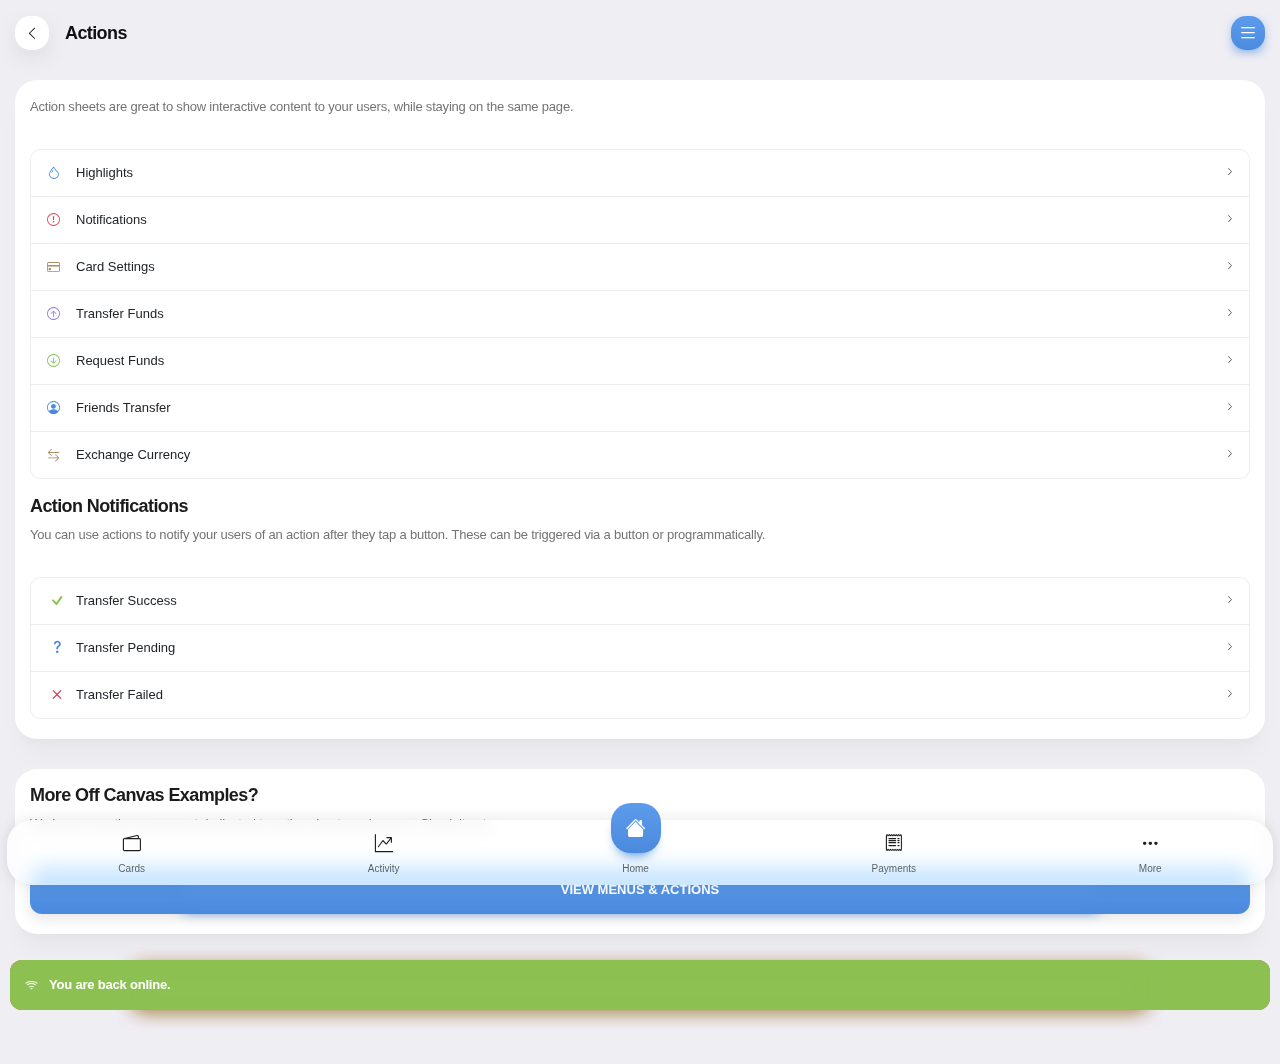
<file: component-actions.html>
<!DOCTYPE HTML>
<html lang="en">
<head>
<meta http-equiv="Content-Type" content="text/html; charset=utf-8" />
<meta name="apple-mobile-web-app-capable" content="yes">
<meta name="apple-mobile-web-app-status-bar-style" content="black-translucent">
<meta name="viewport" content="width=device-width, initial-scale=1, minimum-scale=1, maximum-scale=1, viewport-fit=cover" />
<title>PayApp - Finance, Banking, Wallet, Crypto Mobile PWA</title>
<link rel="stylesheet" type="text/css" href="styles/bootstrap.css">
<link rel="stylesheet" type="text/css" href="fonts/bootstrap-icons.css">
<link rel="stylesheet" type="text/css" href="styles/style.css">
<link rel="preconnect" href="https://fonts.gstatic.com">
<link href="https://fonts.googleapis.com/css2?family=Source+Sans+Pro:wght@500;600;700&family=Roboto:wght@400;500;700&display=swap" rel="stylesheet">
<link rel="manifest" href="_manifest.json">
<meta id="theme-check" name="theme-color" content="#FFFFFF">
<link rel="apple-touch-icon" sizes="180x180" href="app/icons/icon-192x192.png"></head>

<body class="theme-light">

<div id="preloader"><div class="spinner-border color-highlight" role="status"></div></div>

<!-- Page Wrapper-->
<div id="page">

    <!-- Footer Bar -->
    <div id="footer-bar" class="footer-bar-1 footer-bar-detached">
        <a href="page-wallet.html"><i class="bi bi-wallet2"></i><span>Cards</span></a>
        <a href="page-activity.html"><i class="bi bi-graph-up"></i><span>Activity</span></a>
        <a href="index-waves.html" class="circle-nav-2"><i class="bi bi-house-fill"></i><span>Home</span></a>
        <a href="page-payments.html"><i class="bi bi-receipt"></i><span>Payments</span></a>
        <a href="#" data-bs-toggle="offcanvas" data-bs-target="#menu-sidebar"><i class="bi bi-three-dots"></i><span>More</span></a>
    </div>

	<!-- Header Bar-->
	<div class="header-bar header-fixed header-app header-auto-show">
		<a href="#" data-back-button><i class="bi bi-chevron-left font-13"></i></a>
		<a href="#" class="header-title">Back to Components</a>
		<a href="#" data-toggle-theme class="show-on-theme-dark"><i class="bi bi-sun-fill color-yellow-dark font-16"></i>
		<a href="#" data-toggle-theme class="show-on-theme-light"><i class="bi bi-moon-fill font-13"></i>
		<a href="#" data-bs-toggle="offcanvas" data-bs-target="#menu-sidebar"><i class="font-16 bi bi-list"></i></a>
	</div>

    <!-- Page Content - Only Page Elements Here-->
    <div class="page-content footer-clear">

        <!-- Page Title-->
        <div class="pt-3">
            <div class="page-title d-flex">
                <div class="align-self-center">
                    <a href="#"
                    data-back-button
                    class="me-3 ms-0 icon icon-xxs bg-theme rounded-s shadow-m">
                        <i class="bi bi-chevron-left color-theme font-14"></i>
                    </a>
                </div>
                <div class="align-self-center me-auto">
                    <h1 class="color-theme mb-0 font-18">Actions</h1>
                </div>
                <div class="align-self-center ms-auto">
                    <a href="#" data-bs-toggle="offcanvas" data-bs-target="#menu-sidebar"
                    class="icon icon-xxs gradient-highlight color-white shadow-bg shadow-bg-xs rounded-s">
                        <i class="bi bi-list font-20"></i>
                    </a>
                </div>
            </div>
        </div>

		<div class="card card-style">
			<div class="content">
				<p>
					Action sheets are great to show interactive content to your users, while staying on the same page.
				</p>

				<div class="list-group list-custom list-group-m rounded-xs">
					<a href="#" class="list-group-item" data-bs-toggle="offcanvas" data-bs-target="#menu-highlights">
						<i class="bi bi-droplet color-blue-dark"></i>
						<div>Highlights</div>
						<i class="bi bi-chevron-right"></i>
					</a>
					<a href="#" class="list-group-item" data-bs-toggle="offcanvas" data-bs-target="#menu-notifications">
						<i class="bi bi-exclamation-circle color-red-dark"></i>
						<div>Notifications</div>
						<i class="bi bi-chevron-right"></i>
					</a>
					<a href="#" class="list-group-item" data-bs-toggle="offcanvas" data-bs-target="#menu-card-more">
						<i class="bi bi-credit-card color-brown-dark"></i>
						<div>Card Settings</div>
						<i class="bi bi-chevron-right"></i>
					</a>
					<a href="#" class="list-group-item" data-bs-toggle="offcanvas" data-bs-target="#menu-transfer">
						<i class="bi bi-arrow-up-circle color-magenta-dark"></i>
						<div>Transfer Funds</div>
						<i class="bi bi-chevron-right"></i>
					</a>
					<a href="#" class="list-group-item" data-bs-toggle="offcanvas" data-bs-target="#menu-request">
						<i class="bi bi-arrow-down-circle color-green-dark"></i>
						<div>Request Funds</div>
						<i class="bi bi-chevron-right"></i>
					</a>
					<a href="#" class="list-group-item" data-bs-toggle="offcanvas" data-bs-target="#menu-friends-transfer">
						<i class="bi bi-person-circle color-blue-dark"></i>
						<div>Friends Transfer</div>
						<i class="bi bi-chevron-right"></i>
					</a>
					<a href="#" class="list-group-item" data-bs-toggle="offcanvas" data-bs-target="#menu-exchange">
						<i class="bi bi-arrow-left-right color-brown-dark"></i>
						<div>Exchange Currency</div>
						<i class="bi bi-chevron-right"></i>
					</a>
				</div>
				<h4 class="pt-3">Action Notifications</h4>
				<p>
					You can use actions to notify your users of an action after they tap a button. These can be triggered
					via a button or programmatically.
				</p>
				<div class="list-group list-custom list-group-m rounded-xs">
					<a href="#" class="list-group-item" data-bs-toggle="offcanvas" data-bs-target="#menu-transfer-ok">
						<i class="bi bi-check font-20 color-green-dark"></i>
						<div>Transfer Success</div>
						<i class="bi bi-chevron-right"></i>
					</a>
					<a href="#" class="list-group-item" data-bs-toggle="offcanvas" data-bs-target="#menu-transfer-pending">
						<i class="bi bi-question font-20 color-blue-dark"></i>
						<div>Transfer Pending</div>
						<i class="bi bi-chevron-right"></i>
					</a>
					<a href="#" class="list-group-item" data-bs-toggle="offcanvas" data-bs-target="#menu-transfer-failed">
						<i class="bi bi-x font-20 color-red-dark"></i>
						<div>Transfer Failed</div>
						<i class="bi bi-chevron-right"></i>
					</a>
				</div>
			</div>
		</div>

		<div class="card card-style">
			<div class="content">
				<h4>More Off Canvas Examples?</h4>
				<p>
					We have an entire component dedicated to action sheets and menus. Check it out.
				</p>
				<a href="component-menus.html" class="btn btn-full gradient-highlight shadow-bg shadow-bg-xs">View Menus & Actions</a>
			</div>
		</div>


    </div>
    <!-- End of Page Content-->

    <!-- Off Canvas and Menu Elements-->
    <!-- Always outside the Page Content-->

	<!--
		How to load action sheets inside the page

		- to load any action sheet directly inside the page simply remove
		the data-menu-load="your-action-sheet.html". After doing so, just
		open your-action-sheet.html and copy paste the entire file directly
		inside the div that had the data-menu-load="your-action-sheet.html"

		Action sheets are loaded externally to make them easier to import
		in multiple pages while editing only one external file, rather than
		each individual page.

		In projects using Laravel, WordPress, Drupal, Joomla, ReactJS, VueJS
		AngularJS  you must load the actionsheets in each individual page.
	-->

	<!-- Transfer Successful-->
	<div id="menu-transfer-ok" style="width:320px" class="offcanvas offcanvas-modal offcanvas-detached rounded-m">
		<div class="content text-center">
			<i style="font-size:65px;" class="scale-box bi bi-check-circle-fill color-green-dark shadow-s rounded-circle p-0 mt-3 mb-3 d-inline-block"></i>
			<h1 class="pt-3 font-28">Transfer Successful</h1>
			<p class="font-14">
				Your transfer was successfully processed.
			</p>
			<a href="#" data-bs-toggle="offcanvas" class="btn btn-full gradient-green shadow-bg shadow-bg-xs">Okay</a>
		</div>
	</div>

	<!-- Transfer Pending-->
	<div id="menu-transfer-pending" style="width:320px" class="offcanvas offcanvas-modal offcanvas-detached rounded-m">
		<div class="content text-center">
			<i style="font-size:65px;" class="scale-box bi bi-question-circle-fill color-blue-dark shadow-s rounded-circle p-0 mt-3 mb-3 d-inline-block"></i>
			<h1 class="pt-3 font-28">Transfer Pending</h1>
			<p class="font-14">
				Transfer process has started. Awaiting approval from bank before processing.
			</p>
			<a href="#" data-bs-toggle="offcanvas" class="btn btn-full gradient-blue shadow-bg shadow-bg-xs">Okay</a>
		</div>
	</div>

	<!-- Transfer Failed-->
	<div id="menu-transfer-failed" style="width:320px" class="offcanvas offcanvas-modal offcanvas-detached rounded-m">
		<div class="content text-center">
			<i style="font-size:65px;" class="scale-box bi bi-x-circle-fill color-red-dark shadow-s rounded-circle p-0 mt-3 mb-3 d-inline-block"></i>
			<h1 class="pt-3 font-28">Transfer Failed</h1>
			<p class="font-14 mb-0">
				There was an error processing your transfer. Please contact support for more details.
			</p>
			<a href="tel:+1 234 567 155" class="py-4 font-700 text-uppercase d-block">Tap to Call Support</a>
			<a href="#" data-bs-toggle="offcanvas" class="btn btn-full gradient-red shadow-bg shadow-bg-xs">Okay</a>
		</div>
	</div>

    <!-- Main Sidebar Menu -->
    <div id="menu-sidebar"
        data-menu-active="nav-comps"
        data-menu-load="menu-sidebar.html"
        class="offcanvas offcanvas-start offcanvas-detached rounded-m">
    </div>

	<!-- Highlights Menu -->
	<div id="menu-highlights"
		data-menu-load="menu-highlights.html"
		class="offcanvas offcanvas-bottom offcanvas-detached rounded-m">
	</div>

	<!-- Notifications Bell -->
	<div id="menu-notifications" data-menu-load="menu-notifications.html"
		class="offcanvas offcanvas-top offcanvas-detached rounded-m">
	</div>

	<!-- Card Menu More -->
	<div id="menu-card-more" data-menu-load="menu-card-settings.html"
		class="offcanvas offcanvas-bottom offcanvas-detached rounded-m">
	</div>

	<!-- Transfer Button Menu -->
	<div id="menu-transfer" data-menu-load="menu-transfer.html"
		class="offcanvas offcanvas-bottom offcanvas-detached rounded-m">
	</div>

	<!-- Transfer Friends Menu -->
	<div id="menu-friends-transfer" data-menu-load="menu-friends-transfer.html"
		class="offcanvas offcanvas-bottom offcanvas-detached rounded-m">
	</div>

	<!-- Request Button Menu -->
	<div id="menu-request" data-menu-load="menu-request.html"
		class="offcanvas offcanvas-bottom offcanvas-detached rounded-m">
	</div>

	<!-- Exchange Button Menu -->
	<div id="menu-exchange" data-menu-load="menu-exchange.html"
		class="offcanvas offcanvas-bottom offcanvas-detached rounded-m">
	</div>



</div>
<!-- End of Page ID-->

<script src="scripts/bootstrap.min.js"></script>
<script src="scripts/custom.js"></script>
</body>
</file>
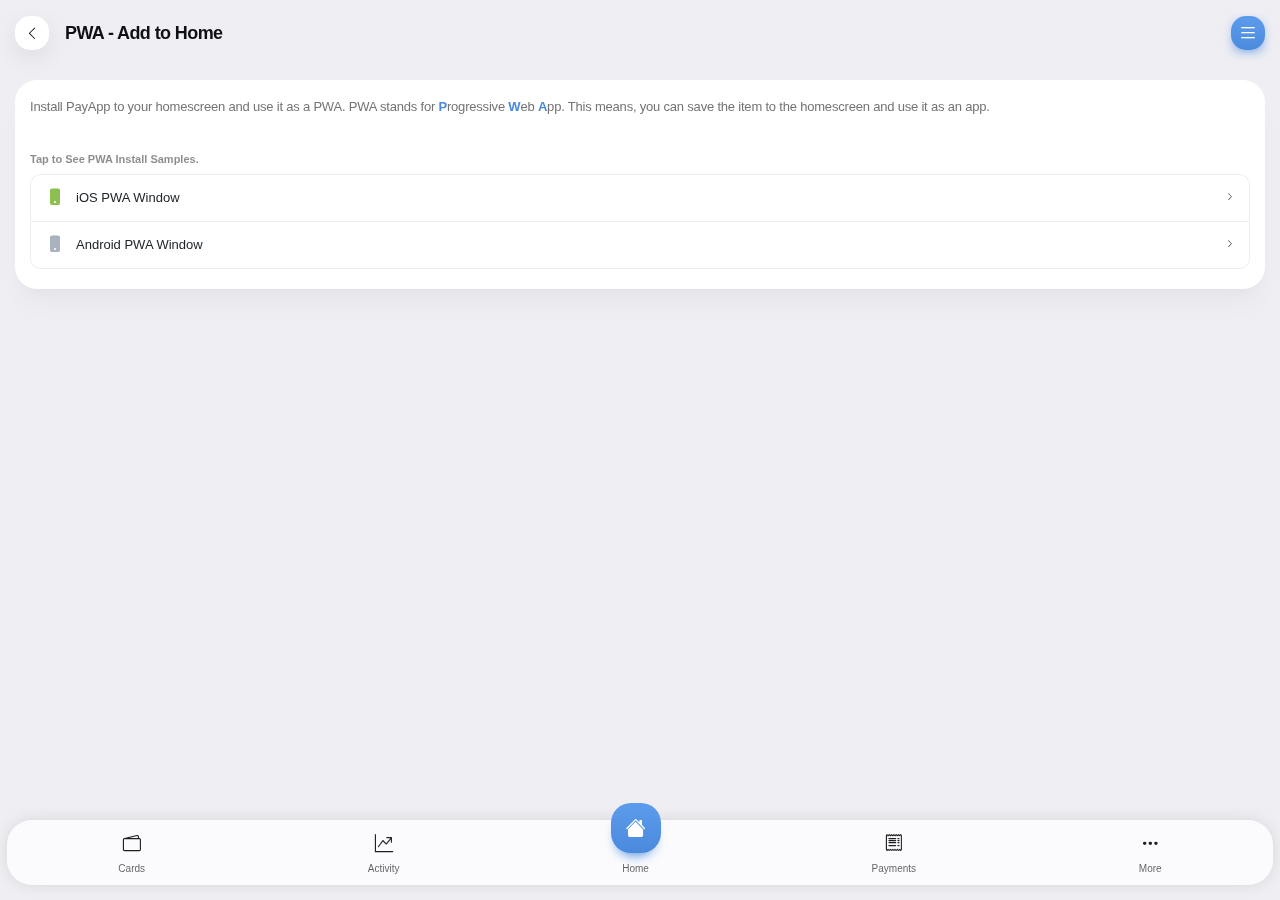
<file: component-add-to-home.html>
<!DOCTYPE HTML>
<html lang="en">
<head>
<meta http-equiv="Content-Type" content="text/html; charset=utf-8" />
<meta name="apple-mobile-web-app-capable" content="yes">
<meta name="apple-mobile-web-app-status-bar-style" content="black-translucent">
<meta name="viewport" content="width=device-width, initial-scale=1, minimum-scale=1, maximum-scale=1, viewport-fit=cover" />
<title>PayApp - Finance, Banking, Wallet, Crypto Mobile PWA</title>
<link rel="stylesheet" type="text/css" href="styles/bootstrap.css">
<link rel="stylesheet" type="text/css" href="fonts/bootstrap-icons.css">
<link rel="stylesheet" type="text/css" href="styles/style.css">
<link rel="preconnect" href="https://fonts.gstatic.com">
<link href="https://fonts.googleapis.com/css2?family=Source+Sans+Pro:wght@500;600;700&family=Roboto:wght@400;500;700&display=swap" rel="stylesheet">
<link rel="manifest" href="_manifest.json">
<meta id="theme-check" name="theme-color" content="#FFFFFF">
<link rel="apple-touch-icon" sizes="180x180" href="app/icons/icon-192x192.png"></head>

<body class="theme-light">

<div id="preloader"><div class="spinner-border color-highlight" role="status"></div></div>

<!-- Page Wrapper-->
<div id="page">

    <!-- Footer Bar -->
    <div id="footer-bar" class="footer-bar-1 footer-bar-detached">
        <a href="page-wallet.html"><i class="bi bi-wallet2"></i><span>Cards</span></a>
        <a href="page-activity.html"><i class="bi bi-graph-up"></i><span>Activity</span></a>
        <a href="index-waves.html" class="circle-nav-2"><i class="bi bi-house-fill"></i><span>Home</span></a>
        <a href="page-payments.html"><i class="bi bi-receipt"></i><span>Payments</span></a>
        <a href="#" data-bs-toggle="offcanvas" data-bs-target="#menu-sidebar"><i class="bi bi-three-dots"></i><span>More</span></a>
    </div>

    <!-- Header Bar-->
    <div class="header-bar header-fixed header-app header-auto-show">
       <a href="#" data-back-button><i class="bi bi-chevron-left font-13"></i></a>
       <a href="#" class="header-title">Back to Components</a>
       <a href="#" data-toggle-theme class="show-on-theme-dark"><i class="bi bi-sun-fill color-yellow-dark font-16"></i>
       <a href="#" data-toggle-theme class="show-on-theme-light"><i class="bi bi-moon-fill font-13"></i>
       <a href="#" data-bs-toggle="offcanvas" data-bs-target="#menu-sidebar"><i class="font-16 bi bi-list"></i></a>
    </div>

    <!-- Page Content - Only Page Elements Here-->
    <div class="page-content footer-clear">

        <!-- Page Title-->
        <div class="pt-3">
            <div class="page-title d-flex">
                <div class="align-self-center">
                    <a href="#"
                    data-back-button
                    class="me-3 ms-0 icon icon-xxs bg-theme rounded-s shadow-m">
                        <i class="bi bi-chevron-left color-theme font-14"></i>
                    </a>
                </div>
                <div class="align-self-center me-auto">
                    <h1 class="color-theme mb-0 font-18">PWA - Add to Home</h1>
                </div>
                <div class="align-self-center ms-auto">
                    <a href="#" data-bs-toggle="offcanvas" data-bs-target="#menu-sidebar"
                    class="icon icon-xxs gradient-highlight color-white shadow-bg shadow-bg-xs rounded-s">
                        <i class="bi bi-list font-20"></i>
                    </a>
                </div>
            </div>
        </div>

        <div class="card card-style">
            <div class="content">
                <p>
                    Install PayApp to your homescreen and use it as a PWA.
                    PWA stands for
                    <strong class="color-blue-dark">P</strong>rogressive
                    <strong class="color-blue-dark">W</strong>eb
                    <strong class="color-blue-dark">A</strong>pp.
                    This means, you can save the item to the homescreen and use it as an app.
                </p>
                <h6 class="opacity-50 font-11">Tap to See PWA Install Samples.</h6>
                <div class="list-group list-custom list-group-m rounded-xs">
                    <a data-bs-toggle="offcanvas" data-bs-target="#menu-install-pwa-ios" href="#" class="list-group-item">
                        <i class="bi bi-phone-fill color-green-dark font-16"></i>
                        <div>iOS PWA Window</div>
                        <i class="bi bi-chevron-right"></i>
                    </a>
                    <a data-bs-toggle="offcanvas" data-bs-target="#menu-install-pwa-android" href="#" class="list-group-item">
                        <i class="bi bi-phone-fill color-gray-dark font-16"></i>
                        <div>Android PWA Window</div>
                        <i class="bi bi-chevron-right"></i>
                    </a>
                </div>
            </div>
        </div>

    </div>
    <!-- End of Page Content-->

    <!-- Off Canvas and Menu Elements-->
    <!-- Always outside the Page Content-->

    <!-- Main Sidebar Menu -->
    <div id="menu-sidebar"
        data-menu-active="nav-comps"
        data-menu-load="menu-sidebar.html"
        class="offcanvas offcanvas-start offcanvas-detached rounded-m">
    </div>

	<!-- Highlights Menu -->
	<div id="menu-highlights"
		data-menu-load="menu-highlights.html"
		class="offcanvas offcanvas-bottom offcanvas-detached rounded-m">
	</div>

   <div class="offcanvas offcanvas-bottom rounded-m offcanvas-detached" id="menu-install-pwa-ios">
       <div class="content">
       <img src="app/icons/icon-128x128.png" alt="img" width="80" class="rounded-m mx-auto my-4">
          <h1 class="text-center">Install PayApp</h1>
          <p class="boxed-text-xl">
              Install PayApp on your home screen, and access it just like a regular app. Open your Safari menu and tap "Add to Home Screen".
          </p>
           <a href="#" class="pwa-dismiss close-menu color-theme text-uppercase font-900 opacity-50 font-11 text-center d-block mt-n2" data-bs-dismiss="offcanvas">Maybe Later</a>
       </div>
   </div>

   <div class="offcanvas offcanvas-bottom rounded-m offcanvas-detached" id="menu-install-pwa-android">
       <div class="content">
           <img src="app/icons/icon-128x128.png" alt="img" width="80" class="rounded-m mx-auto my-4">
           <h1 class="text-center">Install PayApp</h1>
           <p class="boxed-text-l">
               Install PayApp to your Home Screen to enjoy a unique and native experience.
           </p>
           <a href="#" class="pwa-install btn btn-m rounded-s text-uppercase font-900 gradient-highlight shadow-bg shadow-bg-s btn-full">Add to Home Screen - Off in Demo</a><br>
           <a href="#" data-bs-dismiss="offcanvas" class="pwa-dismiss close-menu color-theme text-uppercase font-900 opacity-60 font-11 text-center d-block mt-n1">Maybe later</a>
       </div>
   </div>



</div>
<!-- End of Page ID-->

<script src="scripts/bootstrap.min.js"></script>
<script src="scripts/custom.js"></script>
</body>
</file>
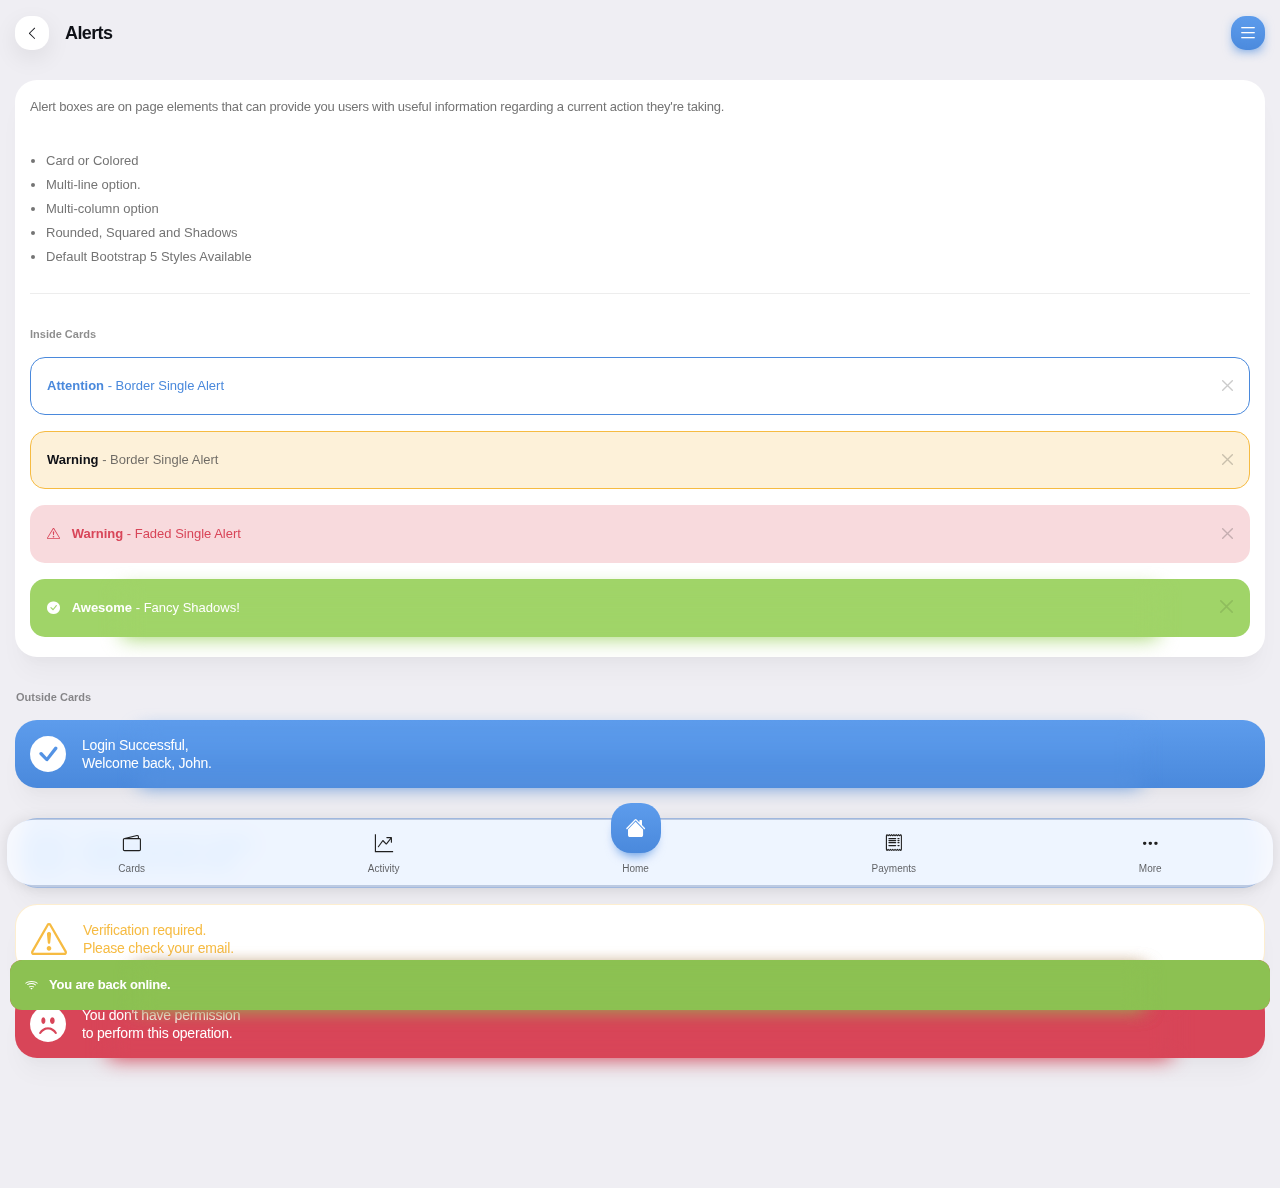
<file: component-alerts.html>
<!DOCTYPE HTML>
<html lang="en">
<head>
<meta http-equiv="Content-Type" content="text/html; charset=utf-8" />
<meta name="apple-mobile-web-app-capable" content="yes">
<meta name="apple-mobile-web-app-status-bar-style" content="black-translucent">
<meta name="viewport" content="width=device-width, initial-scale=1, minimum-scale=1, maximum-scale=1, viewport-fit=cover" />
<title>PayApp - Finance, Banking, Wallet, Crypto Mobile PWA</title>
<link rel="stylesheet" type="text/css" href="styles/bootstrap.css">
<link rel="stylesheet" type="text/css" href="fonts/bootstrap-icons.css">
<link rel="stylesheet" type="text/css" href="styles/style.css">
<link rel="preconnect" href="https://fonts.gstatic.com">
<link href="https://fonts.googleapis.com/css2?family=Source+Sans+Pro:wght@500;600;700&family=Roboto:wght@400;500;700&display=swap" rel="stylesheet">
<link rel="manifest" href="_manifest.json">
<meta id="theme-check" name="theme-color" content="#FFFFFF">
<link rel="apple-touch-icon" sizes="180x180" href="app/icons/icon-192x192.png"></head>

<body class="theme-light">

<div id="preloader"><div class="spinner-border color-highlight" role="status"></div></div>

<!-- Page Wrapper-->
<div id="page">

    <!-- Footer Bar -->
    <div id="footer-bar" class="footer-bar-1 footer-bar-detached">
        <a href="page-wallet.html"><i class="bi bi-wallet2"></i><span>Cards</span></a>
        <a href="page-activity.html"><i class="bi bi-graph-up"></i><span>Activity</span></a>
        <a href="index-waves.html" class="circle-nav-2"><i class="bi bi-house-fill"></i><span>Home</span></a>
        <a href="page-payments.html"><i class="bi bi-receipt"></i><span>Payments</span></a>
        <a href="#" data-bs-toggle="offcanvas" data-bs-target="#menu-sidebar"><i class="bi bi-three-dots"></i><span>More</span></a>
    </div>

    <!-- Header Bar-->
    <div class="header-bar header-fixed header-app header-auto-show">
        <a href="#" data-back-button><i class="bi bi-chevron-left font-13"></i></a>
        <a href="#" class="header-title">Back to Components</a>
        <a href="#" data-toggle-theme class="show-on-theme-dark"><i class="bi bi-sun-fill color-yellow-dark font-16"></i>
        <a href="#" data-toggle-theme class="show-on-theme-light"><i class="bi bi-moon-fill font-13"></i>
        <a href="#" data-bs-toggle="offcanvas" data-bs-target="#menu-sidebar"><i class="font-16 bi bi-list"></i></a>
    </div>

    <!-- Page Content - Only Page Elements Here-->
    <div class="page-content footer-clear">

        <!-- Page Title-->
        <div class="pt-3">
            <div class="page-title d-flex">
                <div class="align-self-center">
                    <a href="#"
                    data-back-button
                    class="me-3 ms-0 icon icon-xxs bg-theme rounded-s shadow-m">
                        <i class="bi bi-chevron-left color-theme font-14"></i>
                    </a>
                </div>
                <div class="align-self-center me-auto">
                    <h1 class="color-theme mb-0 font-18">Alerts</h1>
                </div>
                <div class="align-self-center ms-auto">
                    <a href="#" data-bs-toggle="offcanvas" data-bs-target="#menu-sidebar"
                    class="icon icon-xxs gradient-highlight color-white shadow-bg shadow-bg-xs rounded-s">
                        <i class="bi bi-list font-20"></i>
                    </a>
                </div>
            </div>
        </div>

        <div class="card card-style">
           <div class="content">
               <p>
                   Alert boxes are on page elements that can provide you users with
                   useful information regarding a current action they're taking.
               </p>
               <ul class="mb-4 ps-3">
                   <li>Card or Colored</li>
                   <li>Multi-line option.</li>
                   <li>Multi-column option</li>
                   <li>Rounded, Squared and Shadows</li>
                   <li>Default Bootstrap 5 Styles Available</li>
               </ul>

               <div class="divider"></div>

               <h6 class="font-700 pb-2 opacity-50">Inside Cards</h6>
               <div class="alert border-blue-dark alert-dismissible color-blue-dark rounded-s fade show" role="alert">
                   <strong>Attention</strong> - Border Single Alert
                   <button type="button" class="btn-close opacity-20 font-11 pt-3 mt-1" data-bs-dismiss="alert" aria-label="Close"></button>
               </div>
               <div class="alert bg-fade2-yellow color-theme border border-yellow-dark alert-dismissible rounded-s fade show" role="alert">
                   <strong>Warning</strong><span class="opacity-60"> - Border Single Alert</span>
                   <button type="button" class="btn-close opacity-20 font-11 pt-3 mt-1" data-bs-dismiss="alert" aria-label="Close"></button>
               </div>
               <div class="alert bg-fade-red color-red-dark alert-dismissible rounded-s fade show" role="alert">
                   <i class="bi bi-exclamation-triangle pe-2"></i>
                   <strong>Warning</strong> - Faded Single Alert
                   <button type="button" class="btn-close opacity-20 font-11 pt-3 mt-1" data-bs-dismiss="alert" aria-label="Close"></button>
               </div>
               <div class="alert bg-green-light shadow-bg shadow-bg-m alert-dismissible rounded-s fade show mb-0" role="alert">
                   <i class="bi bi-check-circle-fill pe-2"></i>
                   <strong>Awesome</strong> - Fancy Shadows!
                   <button type="button" class="btn-close opacity-10" data-bs-dismiss="alert" aria-label="Close"></button>
               </div>
           </div>
       </div>

       <h6 class="font-700 pb-2 mx-3 opacity-50">Outside Cards</h6>

       <div class="card card-style alert-dismissible show fade p-0 gradient-blue shadow-bg shadow-bg-s">
           <div class="content my-3">
               <div class="d-flex">
                   <div class="align-self-center no-click">
                       <i class="bi bi-check-circle-fill font-36 d-block color-white scale-box"></i>
                   </div>
                   <div class="align-self-center no-click">
                       <p class="color-white mb-0 font-500 font-14 ps-3 pe-4 line-height-s">
                           Login Successful, <br> Welcome back, John.
                       </p>
                   </div>
               </div>
           </div>
       </div>

       <div class="card card-style bg-fade-blue border border-fade-blue alert alert-dismissible show fade p-0 mb-3">
           <div class="content my-3">
               <div class="d-flex">
                   <div class="align-self-center no-click">
                       <i class="bi bi-info-square font-33 color-blue-dark d-block"></i>
                   </div>
                   <div class="align-self-center no-click">
                       <p class="color-blue-dark mb-0 font-500 font-14 ps-3 pe-4 line-height-s">
                           Holiday's may have a slower <br> response time than usual.
                       </p>
                   </div>
               </div>
           </div>
       </div>

       <div class="card card-style alert alert-dismissible border border-fade-yellow show fade p-0 mb-3">
           <div class="content my-3">
               <div class="d-flex">
                   <div class="align-self-center no-click">
                       <i class="bi bi-exclamation-triangle font-36 color-yellow-dark d-block"></i>
                   </div>
                   <div class="align-self-center no-click">
                       <p class="color-yellow-dark mb-0 font-500 font-14 ps-3 pe-4 line-height-s">
                           Verification required. <br> Please check your email.
                       </p>
                   </div>
               </div>
           </div>
       </div>

       <div class="card card-style bg-red-dark alert-dismissible show shadow-bg shadow-bg-m fade p-0">
           <div class="content my-3">
               <div class="d-flex">
                   <div class="align-self-center no-click">
                       <i class="bi bi-emoji-frown-fill font-36 d-block color-white"></i>
                   </div>
                   <div class="align-self-center no-click">
                       <p class="color-white mb-0 font-500 font-14 ps-3 pe-4 line-height-s">
                           You don't have permission <br> to perform this operation.
                       </p>
                   </div>
               </div>
           </div>
       </div>

    </div>
    <!-- End of Page Content-->

    <!-- Off Canvas and Menu Elements-->
    <!-- Always outside the Page Content-->

    <!-- Main Sidebar Menu -->
    <div id="menu-sidebar"
        data-menu-active="nav-comps"
        data-menu-load="menu-sidebar.html"
        class="offcanvas offcanvas-start offcanvas-detached rounded-m">
    </div>

	<!-- Highlights Menu -->
	<div id="menu-highlights"
		data-menu-load="menu-highlights.html"
		class="offcanvas offcanvas-bottom offcanvas-detached rounded-m">
	</div>



</div>
<!-- End of Page ID-->

<script src="scripts/bootstrap.min.js"></script>
<script src="scripts/custom.js"></script>
</body>
</file>
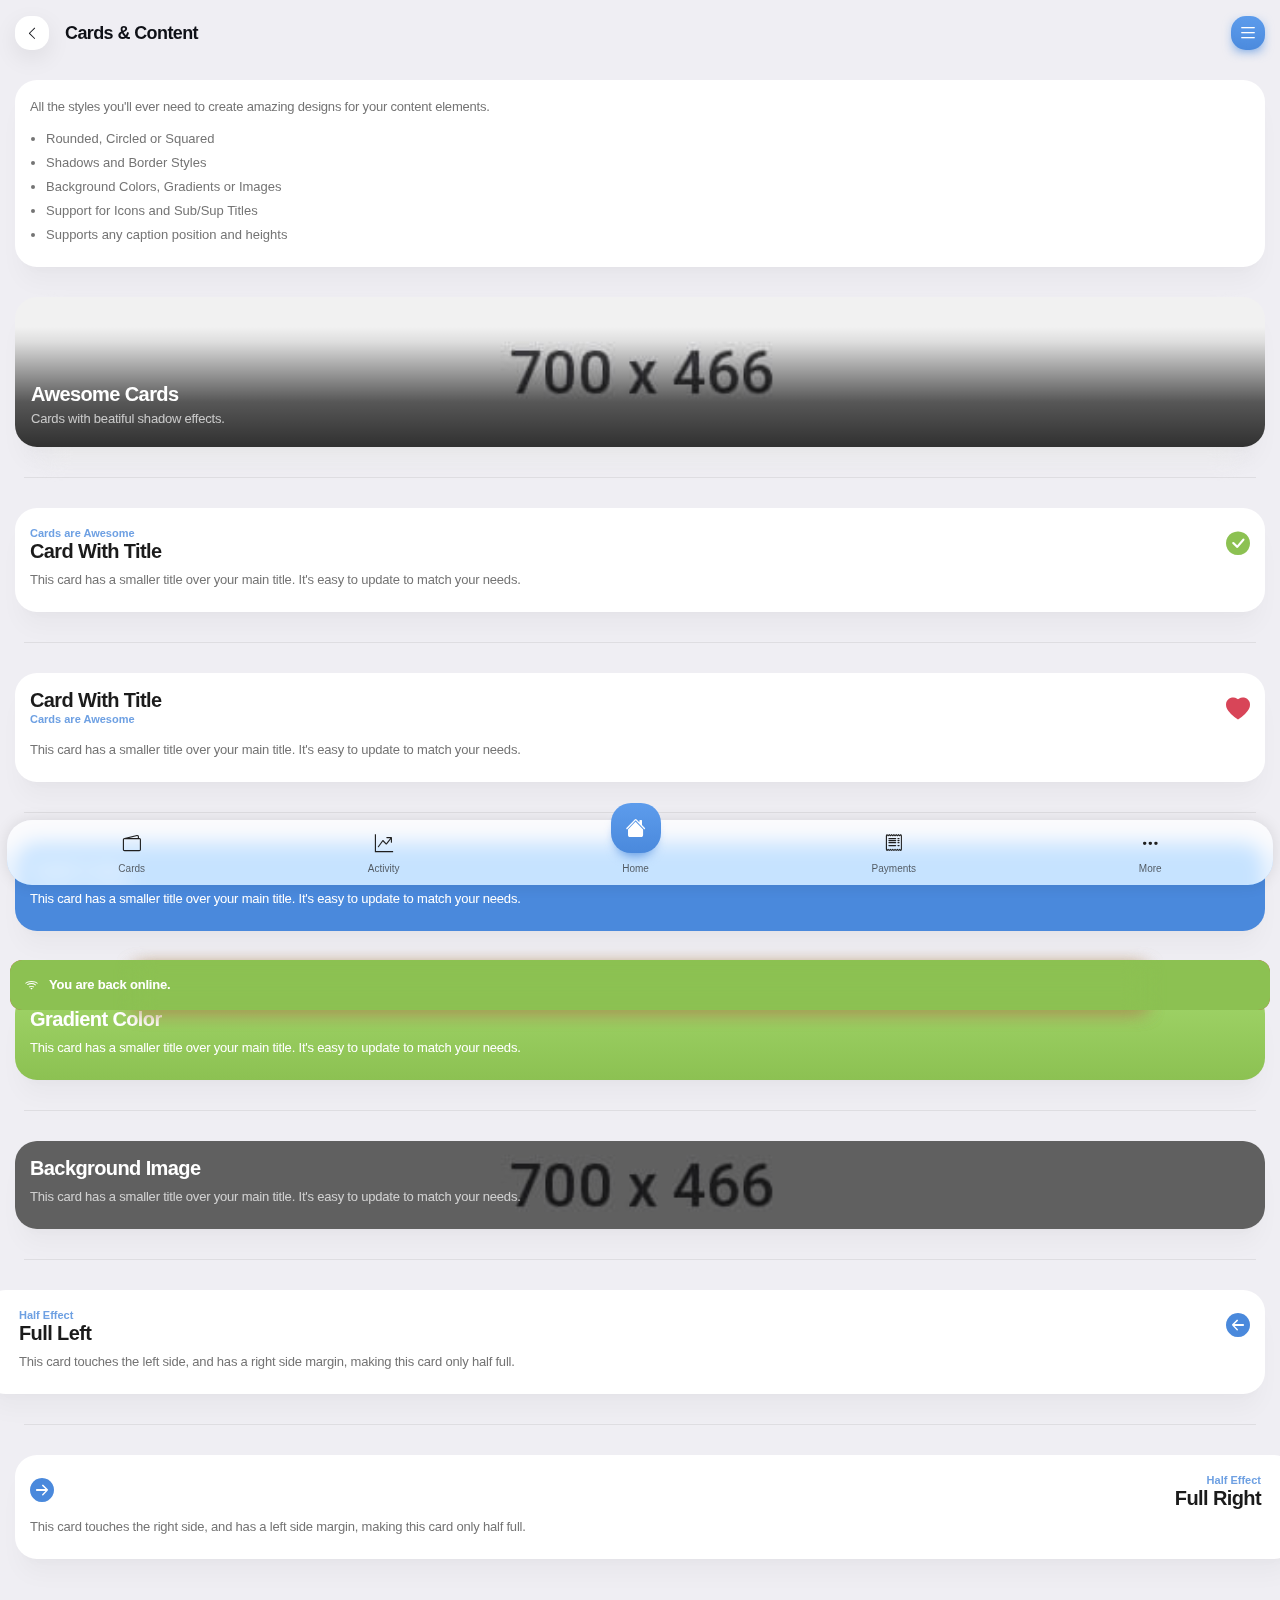
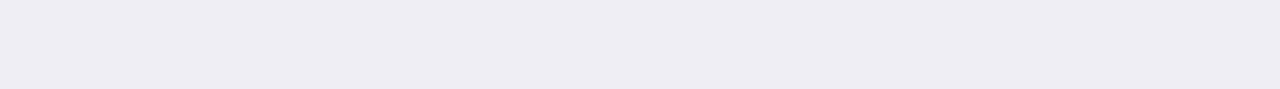
<file: component-cards.html>
<!DOCTYPE HTML>
<html lang="en">
<head>
<meta http-equiv="Content-Type" content="text/html; charset=utf-8" />
<meta name="apple-mobile-web-app-capable" content="yes">
<meta name="apple-mobile-web-app-status-bar-style" content="black-translucent">
<meta name="viewport" content="width=device-width, initial-scale=1, minimum-scale=1, maximum-scale=1, viewport-fit=cover" />
<title>PayApp - Finance, Banking, Wallet, Crypto Mobile PWA</title>
<link rel="stylesheet" type="text/css" href="styles/bootstrap.css">
<link rel="stylesheet" type="text/css" href="fonts/bootstrap-icons.css">
<link rel="stylesheet" type="text/css" href="styles/style.css">
<link rel="preconnect" href="https://fonts.gstatic.com">
<link href="https://fonts.googleapis.com/css2?family=Source+Sans+Pro:wght@500;600;700&family=Roboto:wght@400;500;700&display=swap" rel="stylesheet">
<link rel="manifest" href="_manifest.json">
<meta id="theme-check" name="theme-color" content="#FFFFFF">
<link rel="apple-touch-icon" sizes="180x180" href="app/icons/icon-192x192.png"></head>

<body class="theme-light">

<div id="preloader"><div class="spinner-border color-highlight" role="status"></div></div>

<!-- Page Wrapper-->
<div id="page">

    <!-- Footer Bar -->
    <div id="footer-bar" class="footer-bar-1 footer-bar-detached">
        <a href="page-wallet.html"><i class="bi bi-wallet2"></i><span>Cards</span></a>
        <a href="page-activity.html"><i class="bi bi-graph-up"></i><span>Activity</span></a>
        <a href="index-waves.html" class="circle-nav-2"><i class="bi bi-house-fill"></i><span>Home</span></a>
        <a href="page-payments.html"><i class="bi bi-receipt"></i><span>Payments</span></a>
        <a href="#" data-bs-toggle="offcanvas" data-bs-target="#menu-sidebar"><i class="bi bi-three-dots"></i><span>More</span></a>
    </div>

	<!-- Header Bar-->
	<div class="header-bar header-fixed header-app header-auto-show">
		<a href="#" data-back-button><i class="bi bi-chevron-left font-13"></i></a>
		<a href="#" class="header-title">Back to Components</a>
		<a href="#" data-toggle-theme class="show-on-theme-dark"><i class="bi bi-sun-fill color-yellow-dark font-16"></i>
		<a href="#" data-toggle-theme class="show-on-theme-light"><i class="bi bi-moon-fill font-13"></i>
		<a href="#" data-bs-toggle="offcanvas" data-bs-target="#menu-sidebar"><i class="font-16 bi bi-list"></i></a>
	</div>

    <!-- Page Content - Only Page Elements Here-->
    <div class="page-content footer-clear">

        <!-- Page Title-->
        <div class="pt-3">
            <div class="page-title d-flex">
                <div class="align-self-center">
                    <a href="#"
                    data-back-button
                    class="me-3 ms-0 icon icon-xxs bg-theme rounded-s shadow-m">
                        <i class="bi bi-chevron-left color-theme font-14"></i>
                    </a>
                </div>
                <div class="align-self-center me-auto">
                    <h1 class="color-theme mb-0 font-18">Cards & Content</h1>
                </div>
                <div class="align-self-center ms-auto">
                    <a href="#" data-bs-toggle="offcanvas" data-bs-target="#menu-sidebar"
                    class="icon icon-xxs gradient-highlight color-white shadow-bg shadow-bg-xs rounded-s">
                        <i class="bi bi-list font-20"></i>
                    </a>
                </div>
            </div>
        </div>

		<div class="card card-style">
			<div class="content">
				<p class="mb-2">
					All the styles you'll ever need to create amazing designs for your content elements.
				</p>
				<ul class="mb-0 ps-3">
					<li>Rounded, Circled or Squared</li>
					<li>Shadows and Border Styles</li>
					<li>Background Colors, Gradients or Images</li>
					<li>Support for Icons and Sub/Sup Titles</li>
					<li>Supports any caption position and heights</li>
				</ul>
			</div>
		</div>

		<div class="card card-style shadow-card shadow-card-l bg-8" data-card-height="150">
			<div class="card-bottom pb-3 px-3">
				<h3 class="color-white">Awesome Cards</h3>
				<p class="color-white opacity-70 mb-0 mt-n1">Cards with beatiful shadow effects.</p>
			</div>
			<div class="card-overlay bg-gradient-fade opacity-80"></div>
		</div>

		<div class="divider mx-4"></div>

		<div class="card card-style">
			<div class="content">
				<div class="d-flex">
					<div>
						<h6 class="mb-n1 opacity-80 color-highlight">Cards are Awesome</h6>
						<h3>Card With Title</h3>
					</div>
					<div class="align-self-center ms-auto">
						<i class="bi bi-check-circle-fill font-24 color-green-dark"></i>
					</div>
				</div>
				<p>This card has a smaller title over your main title. It's easy to update to match your needs.</p>
			</div>
		</div>

		<div class="divider mx-4"></div>

		<div class="card card-style">
			<div class="content">
				<div class="d-flex pb-1">
					<div>
						<h3>Card With Title</h3>
						<h6 class="mt-n2  opacity-80 color-highlight">Cards are Awesome</h6>
					</div>
					<div class="align-self-center ms-auto">
						<i class="bi bi-heart-fill font-24 color-red-dark"></i>
					</div>
				</div>
				<p>This card has a smaller title over your main title. It's easy to update to match your needs.</p>
			</div>
		</div>

		<div class="divider mx-4"></div>

		<div class="card card-style bg-blue-dark">
			<div class="content">
				<h3 class="color-white">Solid Color</h3>
				<p class="color-white">This card has a smaller title over your main title. It's easy to update to match your needs.</p>
			</div>
		</div>

		<div class="divider mx-4"></div>

		<div class="card card-style gradient-green">
			<div class="content">
				<h3 class="color-white">Gradient Color</h3>
				<p class="color-white">This card has a smaller title over your main title. It's easy to update to match your needs.</p>
			</div>
		</div>

		<div class="divider mx-4"></div>

		<div class="card card-style bg-5">
			<div class="card-body content p-0">
				<h3 class="color-white">Background Image</h3>
				<p class="color-white opacity-70">This card has a smaller title over your main title. It's easy to update to match your needs.</p>
			</div>
			<div class="card-overlay rounded-m z-card-bot bg-black opacity-60"></div>
		</div>

		<div class="divider mx-4"></div>

		<div class="card card-style ms-n3 ps-3">
			<div class="content ps-1">
				<div class="d-flex">
					<div>
						<h6 class="mb-n1 opacity-80 color-highlight">Half Effect</h6>
						<h3>Full Left</h3>
					</div>
					<div class="align-self-center ms-auto">
						<i class="bi bi-arrow-left-circle-fill font-24 color-blue-dark"></i>
					</div>
				</div>
				<p>This card touches the left side, and has a right side margin, making this card only half full.</p>
			</div>
		</div>

		<div class="divider mx-4"></div>

		<div class="card card-style me-n3 pe-3">
			<div class="content pe-1">
				<div class="d-flex">
					<div class="align-self-center me-auto">
						<i class="bi bi-arrow-right-circle-fill font-24 color-blue-dark font-24 color-green-dark"></i>
					</div>
					<div class="text-end">
						<h6 class="mb-n1 opacity-80 color-highlight">Half Effect</h6>
						<h3>Full Right</h3>
					</div>
				</div>
				<p>This card touches the right side, and has a left side margin, making this card only half full.</p>
			</div>
		</div>


    </div>
    <!-- End of Page Content-->

    <!-- Off Canvas and Menu Elements-->
    <!-- Always outside the Page Content-->

    <!-- Main Sidebar Menu -->
    <div id="menu-sidebar"
        data-menu-active="nav-comps"
        data-menu-load="menu-sidebar.html"
        class="offcanvas offcanvas-start offcanvas-detached rounded-m">
    </div>

	<!-- Highlights Menu -->
	<div id="menu-highlights"
		data-menu-load="menu-highlights.html"
		class="offcanvas offcanvas-bottom offcanvas-detached rounded-m">
	</div>


</div>
<!-- End of Page ID-->

<script src="scripts/bootstrap.min.js"></script>
<script src="scripts/custom.js"></script>
</body>
</file>
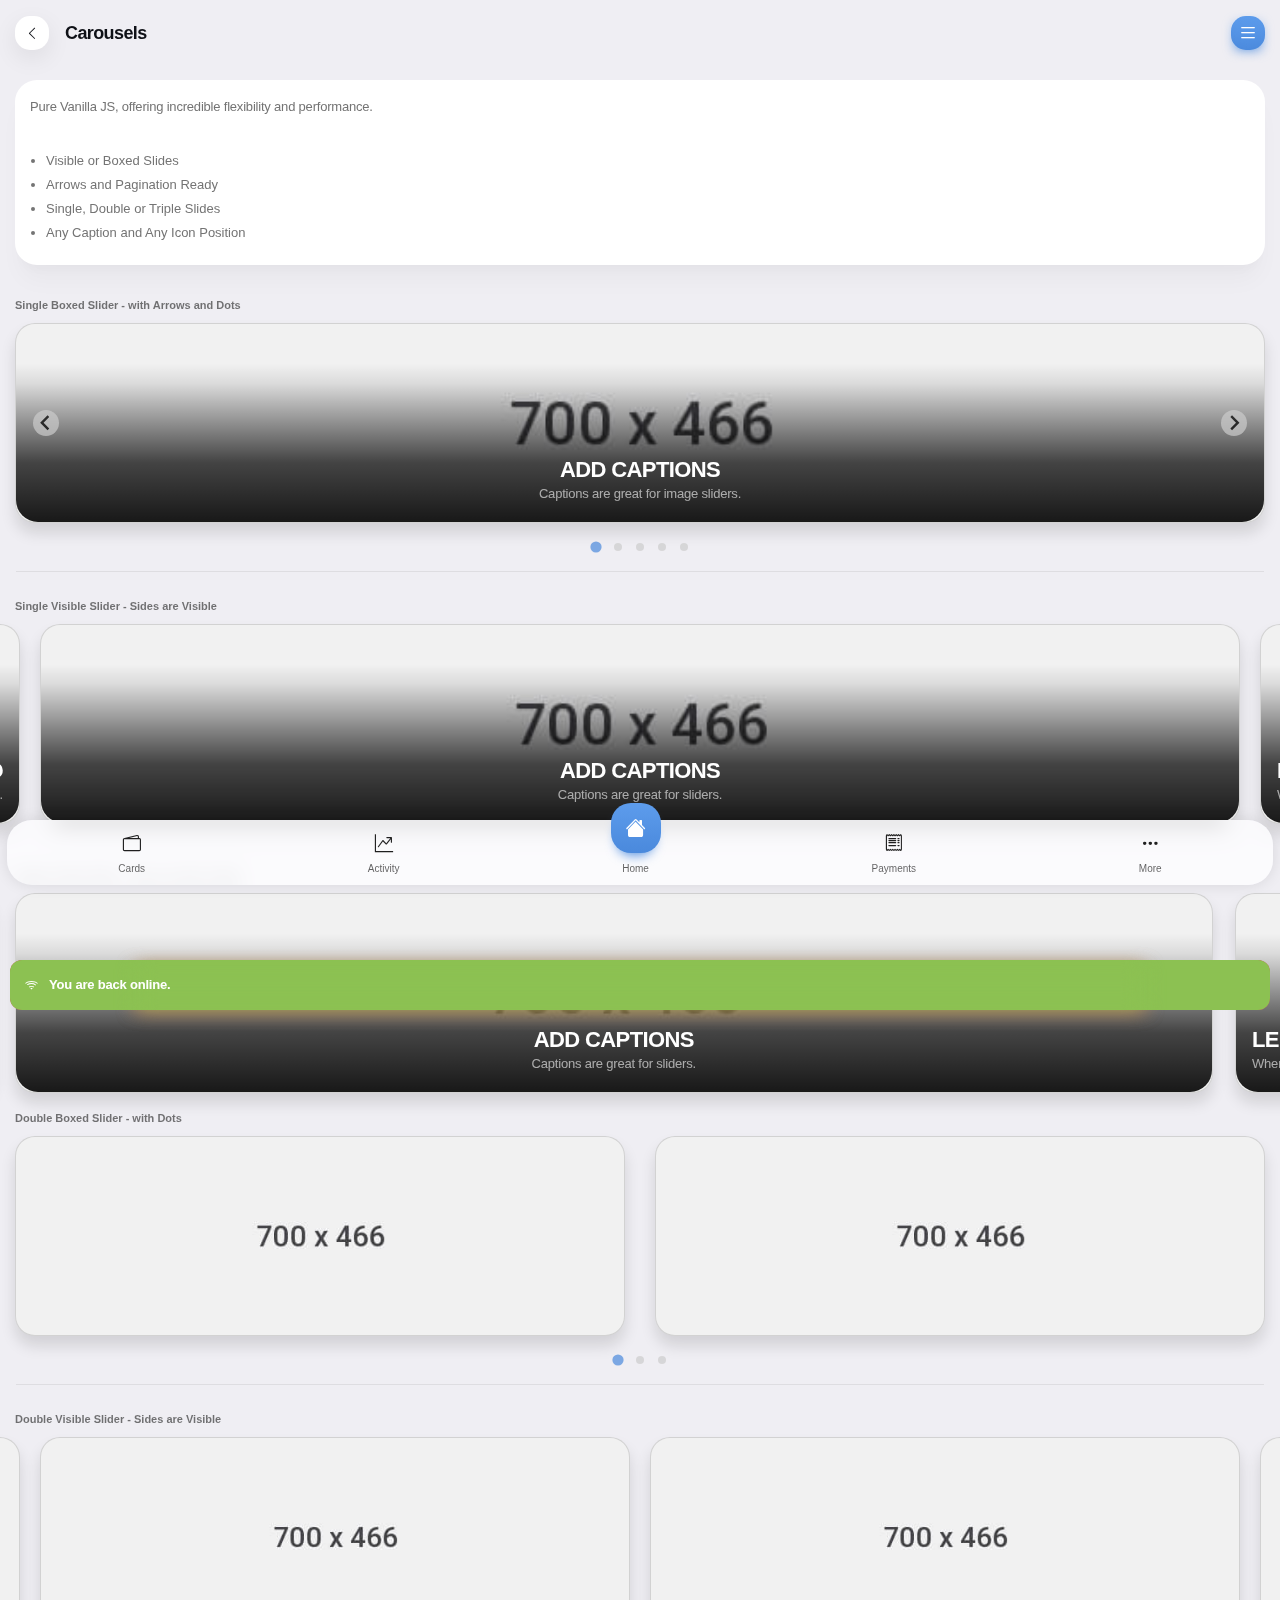
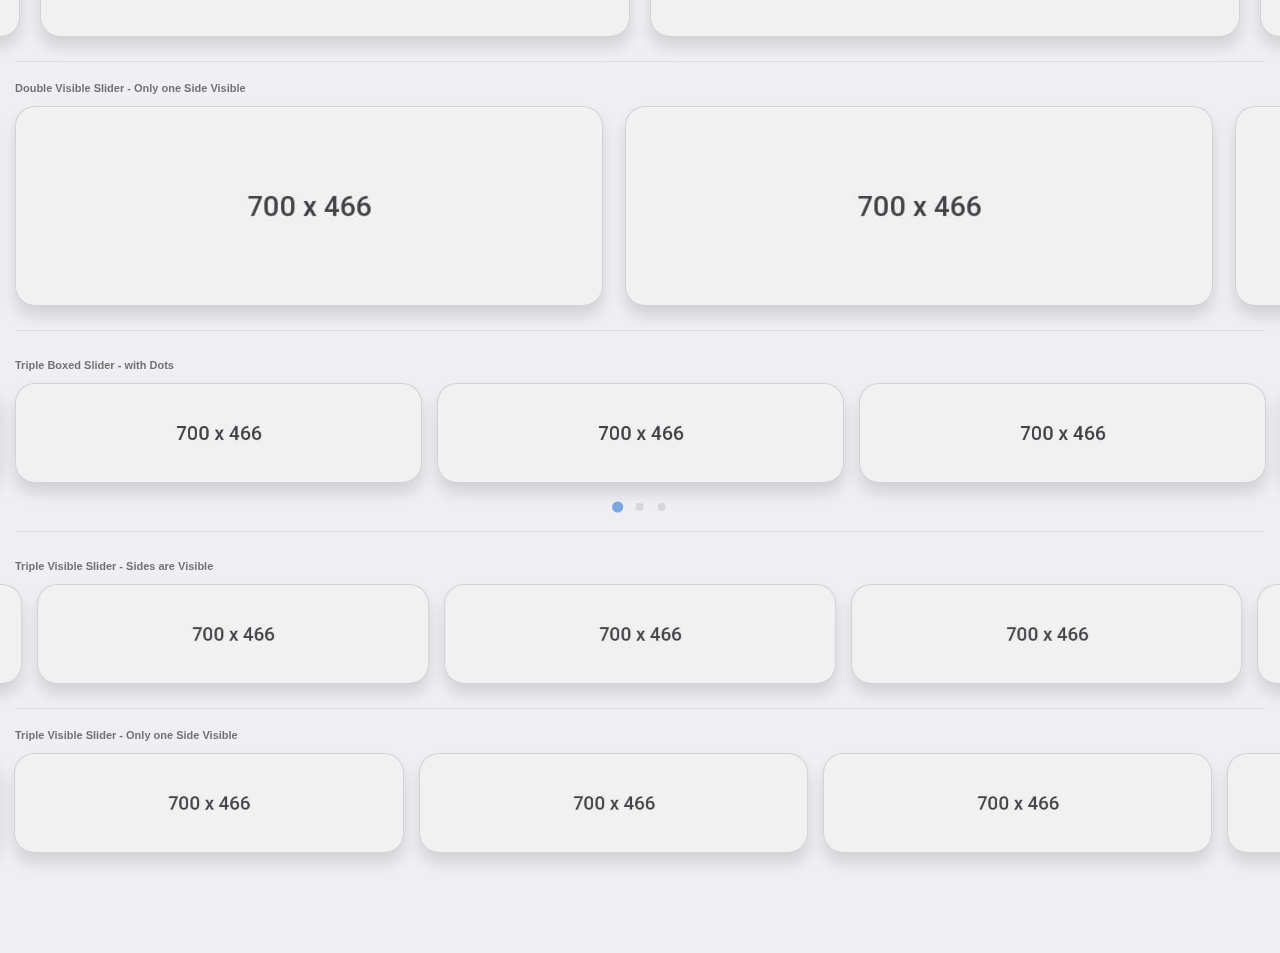
<file: component-carousels.html>
<!DOCTYPE HTML>
<html lang="en">
<head>
<meta http-equiv="Content-Type" content="text/html; charset=utf-8" />
<meta name="apple-mobile-web-app-capable" content="yes">
<meta name="apple-mobile-web-app-status-bar-style" content="black-translucent">
<meta name="viewport" content="width=device-width, initial-scale=1, minimum-scale=1, maximum-scale=1, viewport-fit=cover" />
<title>PayApp - Finance, Banking, Wallet, Crypto Mobile PWA</title>
<link rel="stylesheet" type="text/css" href="styles/bootstrap.css">
<link rel="stylesheet" type="text/css" href="fonts/bootstrap-icons.css">
<link rel="stylesheet" type="text/css" href="styles/style.css">
<link rel="preconnect" href="https://fonts.gstatic.com">
<link href="https://fonts.googleapis.com/css2?family=Source+Sans+Pro:wght@500;600;700&family=Roboto:wght@400;500;700&display=swap" rel="stylesheet">
<link rel="manifest" href="_manifest.json">
<meta id="theme-check" name="theme-color" content="#FFFFFF">
<link rel="apple-touch-icon" sizes="180x180" href="app/icons/icon-192x192.png"></head>

<body class="theme-light">

<div id="preloader"><div class="spinner-border color-highlight" role="status"></div></div>

<!-- Page Wrapper-->
<div id="page">

    <!-- Footer Bar -->
    <div id="footer-bar" class="footer-bar-1 footer-bar-detached">
        <a href="page-wallet.html"><i class="bi bi-wallet2"></i><span>Cards</span></a>
        <a href="page-activity.html"><i class="bi bi-graph-up"></i><span>Activity</span></a>
        <a href="index-waves.html" class="circle-nav-2"><i class="bi bi-house-fill"></i><span>Home</span></a>
        <a href="page-payments.html"><i class="bi bi-receipt"></i><span>Payments</span></a>
        <a href="#" data-bs-toggle="offcanvas" data-bs-target="#menu-sidebar"><i class="bi bi-three-dots"></i><span>More</span></a>
    </div>

	<!-- Header Bar-->
	<div class="header-bar header-fixed header-app header-auto-show">
		<a href="#" data-back-button><i class="bi bi-chevron-left font-13"></i></a>
		<a href="#" class="header-title">Back to Components</a>
		<a href="#" data-toggle-theme class="show-on-theme-dark"><i class="bi bi-sun-fill color-yellow-dark font-16"></i>
		<a href="#" data-toggle-theme class="show-on-theme-light"><i class="bi bi-moon-fill font-13"></i>
		<a href="#" data-bs-toggle="offcanvas" data-bs-target="#menu-sidebar"><i class="font-16 bi bi-list"></i></a>
	</div>

    <!-- Page Content - Only Page Elements Here-->
    <div class="page-content footer-clear">

        <!-- Page Title-->
        <div class="pt-3">
            <div class="page-title d-flex">
                <div class="align-self-center">
                    <a href="#"
                    data-back-button
                    class="me-3 ms-0 icon icon-xxs bg-theme rounded-s shadow-m">
                        <i class="bi bi-chevron-left color-theme font-14"></i>
                    </a>
                </div>
                <div class="align-self-center me-auto">
                    <h1 class="color-theme mb-0 font-18">Carousels</h1>
                </div>
                <div class="align-self-center ms-auto">
                    <a href="#" data-bs-toggle="offcanvas" data-bs-target="#menu-sidebar"
                    class="icon icon-xxs gradient-highlight color-white shadow-bg shadow-bg-xs rounded-s">
                        <i class="bi bi-list font-20"></i>
                    </a>
                </div>
            </div>
        </div>

		<div class="card card-style">
			<div class="content">
				<p>
					Pure Vanilla JS, offering incredible flexibility and performance.
				</p>
				<ul class="mb-0 ps-3">
					<li>Visible or Boxed Slides</li>
					<li>Arrows and Pagination Ready</li>
					<li>Single, Double or Triple Slides </li>
					<li>Any Caption and Any Icon Position</li>
				</ul>
			</div>
		</div>

		<!-- Single Slider Group-->
		<div>
			<!-- Single Sliders-->
			<h6 class="font-700 opacity-60 content mb-2">Single Boxed Slider - with Arrows and Dots</h6>
			<div class="splide single-slider slider-dots-under slider-boxed" id="single-slider-1">
				<div class="splide__track">
					<div class="splide__list">
						<div class="splide__slide">
							<div data-card-height="200" class="card bg-1 rounded-m shadow-l">
								<div class="card-bottom text-center m-3">
									<h2 class="color-white text-uppercase font-900 mb-0">Add Captions</h2>
									<p class="under-heading color-white opacity-60 mb-0">Captions are great for image sliders.</p>
								</div>
								<div class="card-overlay bg-gradient-fade opacity-90"></div>
							</div>
						</div>
						<div class="splide__slide">
							<div data-card-height="200" class="card bg-6 rounded-m shadow-l">
								<div class="card-bottom m-3">
									<h2 class="color-white text-uppercase font-900 mb-0">Left Aligned</h2>
									<p class="under-heading color-white opacity-60 mb-0">Wherever you need them.</p>
								</div>
								<div class="card-overlay bg-gradient-fade opacity-90"></div>
							</div>
						</div>
						<div class="splide__slide">
							<div data-card-height="200" class="card bg-3 rounded-m shadow-l">
								<div class="card-bottom text-end m-3">
									<h2 class="color-white text-uppercase font-900 mb-0">Right Aligned</h2>
									<p class="under-heading color-white opacity-60 mb-0">Wherever you need them.</p>
								</div>
								<div class="card-overlay bg-gradient-fade opacity-90"></div>
							</div>
						</div>
						<div class="splide__slide">
							<div data-card-height="200" class="card bg-16 rounded-m shadow-l">
								<div class="card-center text-center m-3">
									<h2 class="color-white text-uppercase font-900 mb-0">Even in the Center</h2>
									<p class="under-heading color-white opacity-60 mb-3">Wherever you need them.</p>
								</div>
								<div class="card-overlay bg-gradient-fade opacity-90"></div>
							</div>
						</div>
						<div class="splide__slide">
							<div data-card-height="200" class="card bg-17 rounded-m shadow-l">
								<div class="card-top m-2"><i class="bi bi-arrow-up-left color-white font-30"></i></div>
								<div class="card-top text-center m-2"><i class="bi bi-arrow-up color-white font-30"></i></div>
								<div class="card-top text-end m-2"><i class="bi bi-arrow-up-right color-white font-30"></i></div>
								<div class="card-bottom m-2"><i class="bi bi-arrow-down-left color-white font-30"></i></div>
								<div class="card-bottom text-center m-2"><i class="bi bi-arrow-down color-white font-30"></i></div>
								<div class="card-bottom text-end m-2"><i class="bi bi-arrow-down-right color-white font-30"></i></div>
								<div class="card-center text-center"><h2 class="color-white text-uppercase font-900 mb-0">Any Position</h2></div>
								<div class="card-overlay bg-black opacity-60"></div>
							</div>
						</div>
					</div>
				</div>
			</div>

			<div class="divider mx-3 mt-5 mb-4"></div>

			<!-- Single Sliders-->
			<h6 class="font-700 opacity-60 content mb-2">Single Visible Slider - Sides are Visible</h6>
			<div class="splide single-slider slider-dots-under slider-no-dots slider-no-arrows slider-visible-center" id="single-slider-2">
				<div class="splide__track">
					<div class="splide__list">
						<div class="splide__slide">
							<div data-card-height="200" class="card bg-1 rounded-m shadow-l">
								<div class="card-bottom text-center m-3">
									<h2 class="color-white text-uppercase font-900 mb-0">Add Captions</h2>
									<p class="under-heading color-white opacity-60 mb-0">Captions are great for sliders.</p>
								</div>
								<div class="card-overlay bg-gradient-fade opacity-90"></div>
							</div>
						</div>
						<div class="splide__slide">
							<div data-card-height="200" class="card bg-6 rounded-m shadow-l">
								<div class="card-bottom m-3">
									<h2 class="color-white text-uppercase font-900 mb-0">Left Aligned</h2>
									<p class="under-heading color-white opacity-60 mb-0">Wherever you need them.</p>
								</div>
								<div class="card-overlay bg-gradient-fade opacity-90"></div>
							</div>
						</div>
						<div class="splide__slide">
							<div data-card-height="200" class="card bg-3 rounded-m shadow-l">
								<div class="card-bottom text-end m-3">
									<h2 class="color-white text-uppercase font-900 mb-0">Right Aligned</h2>
									<p class="under-heading color-white opacity-60 mb-0">Wherever you need them.</p>
								</div>
								<div class="card-overlay bg-gradient-fade opacity-90"></div>
							</div>
						</div>
					</div>
				</div>
			</div>

			<div class="divider mx-3 mt-4 mb-3"></div>

			<!-- Single Sliders-->
			<h6 class="font-700 opacity-60 content mb-2">Single Visible Slider - Only one Side Visible</h6>
			<div class="splide single-slider slider-dots-under slider-no-dots slider-no-arrows slider-visible" id="single-slider-3">
				<div class="splide__track">
					<div class="splide__list">
						<div class="splide__slide">
							<div data-card-height="200" class="card bg-1 rounded-m shadow-l">
								<div class="card-bottom text-center m-3">
									<h2 class="color-white text-uppercase font-900 mb-0">Add Captions</h2>
									<p class="under-heading color-white opacity-60 mb-0">Captions are great for sliders.</p>
								</div>
								<div class="card-overlay bg-gradient-fade opacity-90"></div>
							</div>
						</div>
						<div class="splide__slide">
							<div data-card-height="200" class="card bg-6 rounded-m shadow-l">
								<div class="card-bottom m-3">
									<h2 class="color-white text-uppercase font-900 mb-0">Left Aligned</h2>
									<p class="under-heading color-white opacity-60 mb-0">Wherever you need them.</p>
								</div>
								<div class="card-overlay bg-gradient-fade opacity-90"></div>
							</div>
						</div>
						<div class="splide__slide">
							<div data-card-height="200" class="card bg-3 rounded-m shadow-l">
								<div class="card-bottom text-end m-3">
									<h2 class="color-white text-uppercase font-900 mb-0">Right Aligned</h2>
									<p class="under-heading color-white opacity-60 mb-0">Wherever you need them.</p>
								</div>
								<div class="card-overlay bg-gradient-fade opacity-90"></div>
							</div>
						</div>
					</div>
				</div>
			</div>
		</div>

		<!-- Double Slider Group-->
		<div>
			<!-- Double Sliders-->
			<h6 class="font-700 opacity-60 content mb-2">Double Boxed Slider - with Dots</h6>
			<div class="splide double-slider slider-dots-under slider-boxed" id="double-slider-1">
				<div class="splide__track">
					<div class="splide__list">
						<div class="splide__slide">
							<div data-card-height="200" class="card bg-1 rounded-m shadow-l"></div>
						</div>
						<div class="splide__slide">
							<div data-card-height="200" class="card bg-6 rounded-m shadow-l"></div>
						</div>
						<div class="splide__slide">
							<div data-card-height="200" class="card bg-3 rounded-m shadow-l"></div>
						</div>
						<div class="splide__slide">
							<div data-card-height="200" class="card bg-1 rounded-m shadow-l"></div>
						</div>
						<div class="splide__slide">
							<div data-card-height="200" class="card bg-6 rounded-m shadow-l"></div>
						</div>
						<div class="splide__slide">
							<div data-card-height="200" class="card bg-3 rounded-m shadow-l"></div>
						</div>
					</div>
				</div>
			</div>

			<div class="divider mx-3 mt-5 mb-4"></div>

			<!-- Double Sliders-->
			<h6 class="font-700 opacity-60 content mb-2">Double Visible Slider - Sides are Visible</h6>
			<div class="splide double-slider slider-no-dots slider-no-arrows slider-visible-center" id="double-slider-2">
				<div class="splide__track">
					<div class="splide__list">
						<div class="splide__slide">
							<div data-card-height="200" class="card bg-1 rounded-m shadow-l"></div>
						</div>
						<div class="splide__slide">
							<div data-card-height="200" class="card bg-6 rounded-m shadow-l"></div>
						</div>
						<div class="splide__slide">
							<div data-card-height="200" class="card bg-3 rounded-m shadow-l"></div>
						</div>
					</div>
				</div>
			</div>

			<div class="divider mx-3 mt-4 mb-3"></div>

			<!-- Double Sliders-->
			<h6 class="font-700 opacity-60 content mb-2">Double Visible Slider - Only one Side Visible</h6>
			<div class="splide double-slider slider-no-dots slider-no-arrows slider-visible" id="double-slider-3">
				<div class="splide__track">
					<div class="splide__list">
						<div class="splide__slide">
							<div data-card-height="200" class="card bg-1 rounded-m shadow-l"></div>
						</div>
						<div class="splide__slide">
							<div data-card-height="200" class="card bg-6 rounded-m shadow-l"></div>
						</div>
						<div class="splide__slide">
							<div data-card-height="200" class="card bg-3 rounded-m shadow-l"></div>
						</div>
					</div>
				</div>
			</div>

			<div class="divider mx-3 mt-4 mb-4"></div>

		</div>

		<!-- Triple Slider Group-->
		<div>
			<!-- Double Sliders-->
			<h6 class="font-700 opacity-60 content mb-2">Triple Boxed Slider - with Dots</h6>
			<div class="splide triple-slider slider-dots-under slider-boxed" id="triple-slider-1">
				<div class="splide__track">
					<div class="splide__list">
						<div class="splide__slide">
							<div data-card-height="100" class="card bg-1 rounded-m shadow-l"></div>
						</div>
						<div class="splide__slide">
							<div data-card-height="100" class="card bg-6 rounded-m shadow-l"></div>
						</div>
						<div class="splide__slide">
							<div data-card-height="100" class="card bg-3 rounded-m shadow-l"></div>
						</div>
						<div class="splide__slide">
							<div data-card-height="100" class="card bg-1 rounded-m shadow-l"></div>
						</div>
						<div class="splide__slide">
							<div data-card-height="100" class="card bg-6 rounded-m shadow-l"></div>
						</div>
						<div class="splide__slide">
							<div data-card-height="100" class="card bg-3 rounded-m shadow-l"></div>
						</div>
						<div class="splide__slide">
							<div data-card-height="100" class="card bg-1 rounded-m shadow-l"></div>
						</div>
						<div class="splide__slide">
							<div data-card-height="100" class="card bg-6 rounded-m shadow-l"></div>
						</div>
						<div class="splide__slide">
							<div data-card-height="100" class="card bg-3 rounded-m shadow-l"></div>
						</div>
					</div>
				</div>
			</div>

			<div class="divider mx-3 mt-5 mb-4"></div>

			<!-- Double Sliders-->
			<h6 class="font-700 opacity-60 content mb-2">Triple Visible Slider - Sides are Visible</h6>
			<div class="splide triple-slider slider-no-dots slider-no-arrows slider-visible-center" id="triple-slider-2">
				<div class="splide__track">
					<div class="splide__list">
						<div class="splide__slide">
							<div data-card-height="100" class="card bg-1 rounded-m shadow-l"></div>
						</div>
						<div class="splide__slide">
							<div data-card-height="100" class="card bg-6 rounded-m shadow-l"></div>
						</div>
						<div class="splide__slide">
							<div data-card-height="100" class="card bg-3 rounded-m shadow-l"></div>
						</div>
					</div>
				</div>
			</div>

			<div class="divider mx-3 mt-4 mb-3"></div>

			<!-- Double Sliders-->
			<h6 class="font-700 opacity-60 content mb-2">Triple Visible Slider - Only one Side Visible</h6>
			<div class="splide triple-slider slider-no-dots slider-no-arrows slider-visible" id="triple-slider-3">
				<div class="splide__track">
					<div class="splide__list">
						<div class="splide__slide">
							<div data-card-height="100" class="card bg-1 rounded-m shadow-l"></div>
						</div>
						<div class="splide__slide">
							<div data-card-height="100" class="card bg-6 rounded-m shadow-l"></div>
						</div>
						<div class="splide__slide">
							<div data-card-height="100" class="card bg-3 rounded-m shadow-l"></div>
						</div>
					</div>
				</div>
			</div>
		</div>

    </div>
    <!-- End of Page Content-->

    <!-- Off Canvas and Menu Elements-->
    <!-- Always outside the Page Content-->

    <!-- Main Sidebar Menu -->
    <div id="menu-sidebar"
        data-menu-active="nav-comps"
        data-menu-load="menu-sidebar.html"
        class="offcanvas offcanvas-start offcanvas-detached rounded-m">
    </div>

	<!-- Highlights Menu -->
	<div id="menu-highlights"
		data-menu-load="menu-highlights.html"
		class="offcanvas offcanvas-bottom offcanvas-detached rounded-m">
	</div>


</div>
<!-- End of Page ID-->

<script src="scripts/bootstrap.min.js"></script>
<script src="scripts/custom.js"></script>
</body>
</file>
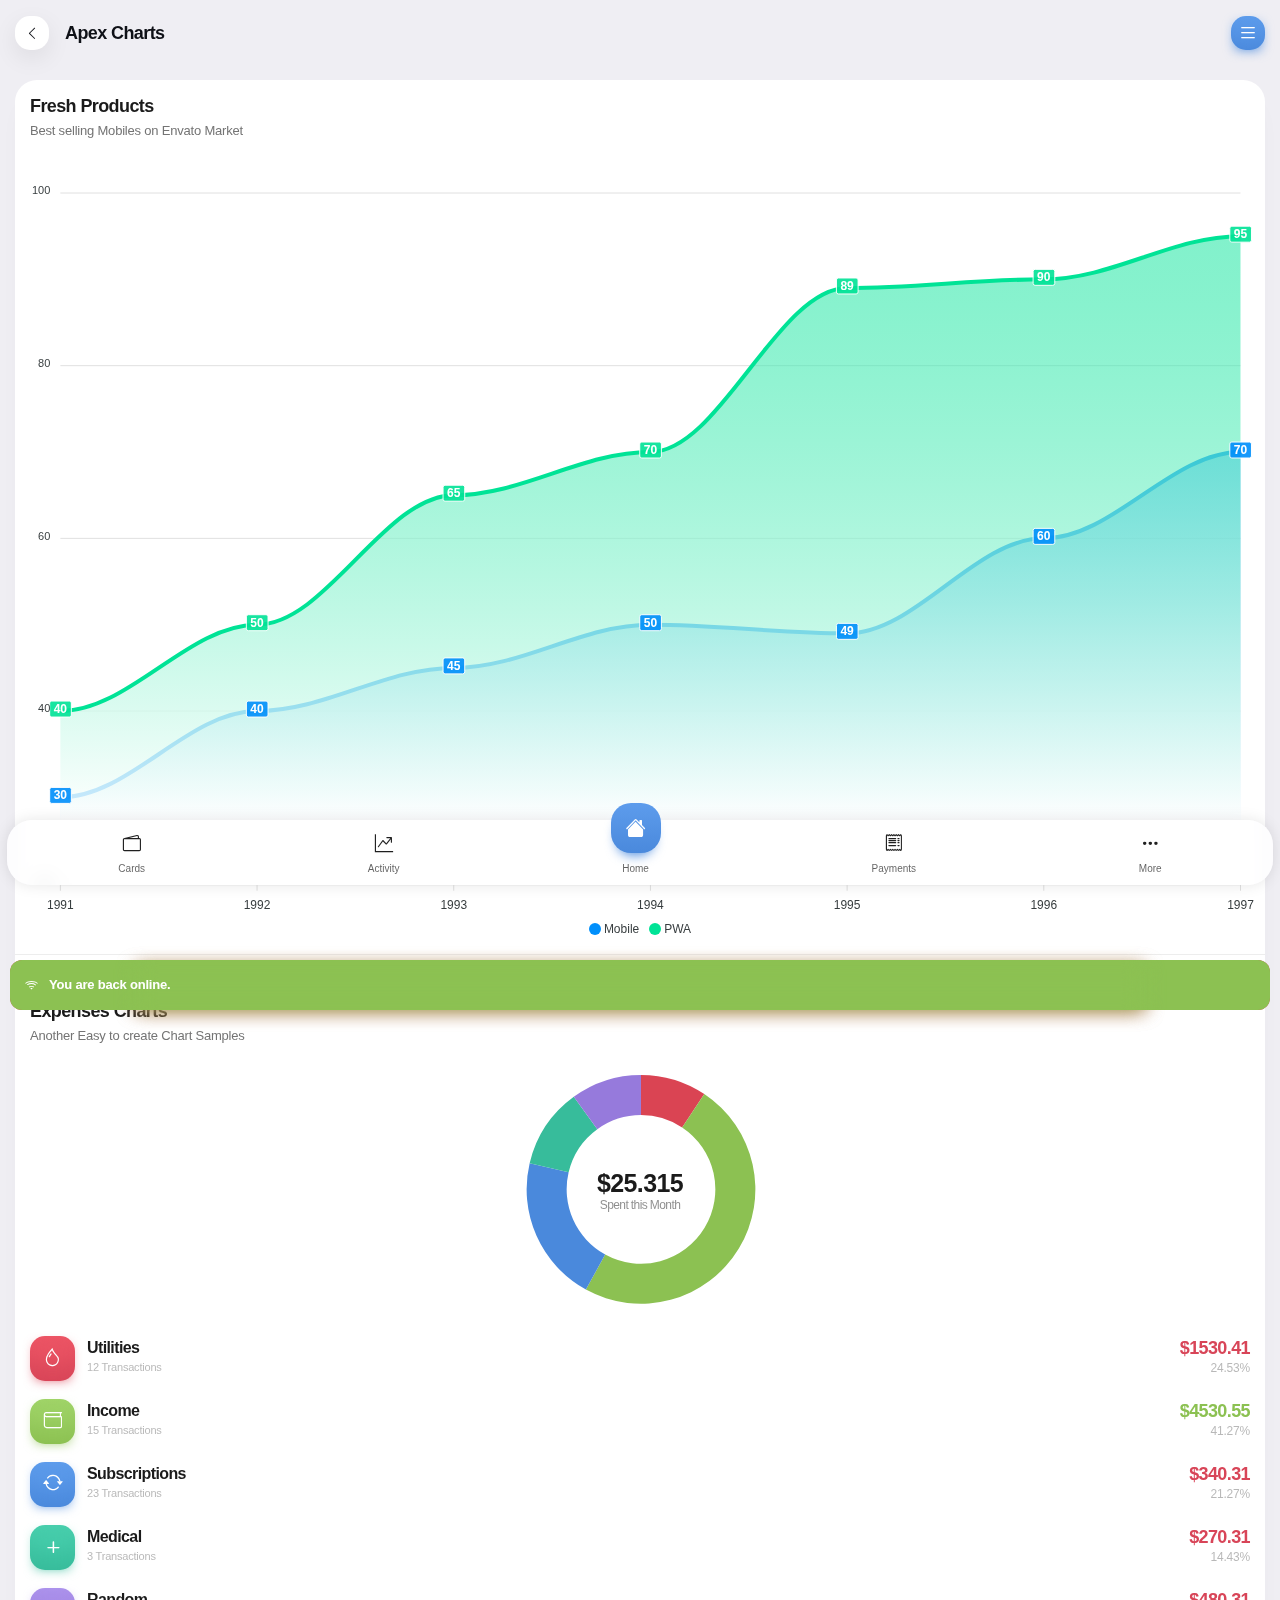
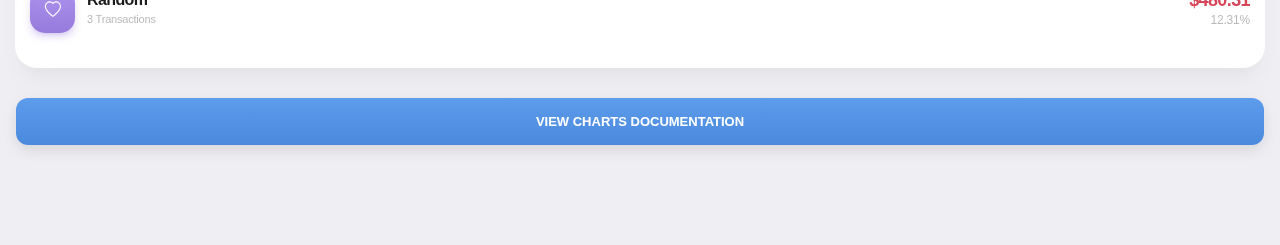
<file: component-charts.html>
<!DOCTYPE HTML>
<html lang="en">
<head>
<meta http-equiv="Content-Type" content="text/html; charset=utf-8" />
<meta name="apple-mobile-web-app-capable" content="yes">
<meta name="apple-mobile-web-app-status-bar-style" content="black-translucent">
<meta name="viewport" content="width=device-width, initial-scale=1, minimum-scale=1, maximum-scale=1, viewport-fit=cover" />
<title>PayApp - Finance, Banking, Wallet, Crypto Mobile PWA</title>
<link rel="stylesheet" type="text/css" href="styles/bootstrap.css">
<link rel="stylesheet" type="text/css" href="fonts/bootstrap-icons.css">
<link rel="stylesheet" type="text/css" href="styles/style.css">
<link rel="preconnect" href="https://fonts.gstatic.com">
<link href="https://fonts.googleapis.com/css2?family=Source+Sans+Pro:wght@500;600;700&family=Roboto:wght@400;500;700&display=swap" rel="stylesheet">
<link rel="manifest" href="_manifest.json">
<meta id="theme-check" name="theme-color" content="#FFFFFF">
<link rel="apple-touch-icon" sizes="180x180" href="app/icons/icon-192x192.png"></head>

<body class="theme-light">

<div id="preloader"><div class="spinner-border color-highlight" role="status"></div></div>

<!-- Page Wrapper-->
<div id="page">

    <!-- Footer Bar -->
    <div id="footer-bar" class="footer-bar-1 footer-bar-detached">
        <a href="page-wallet.html"><i class="bi bi-wallet2"></i><span>Cards</span></a>
        <a href="page-activity.html"><i class="bi bi-graph-up"></i><span>Activity</span></a>
        <a href="index-waves.html" class="circle-nav-2"><i class="bi bi-house-fill"></i><span>Home</span></a>
        <a href="page-payments.html"><i class="bi bi-receipt"></i><span>Payments</span></a>
        <a href="#" data-bs-toggle="offcanvas" data-bs-target="#menu-sidebar"><i class="bi bi-three-dots"></i><span>More</span></a>
    </div>

	<!-- Header Bar-->
	<div class="header-bar header-fixed header-app header-auto-show">
		<a href="#" data-back-button><i class="bi bi-chevron-left font-13"></i></a>
		<a href="#" class="header-title">Back to Components</a>
		<a href="#" data-toggle-theme class="show-on-theme-dark"><i class="bi bi-sun-fill color-yellow-dark font-16"></i>
		<a href="#" data-toggle-theme class="show-on-theme-light"><i class="bi bi-moon-fill font-13"></i>
		<a href="#" data-bs-toggle="offcanvas" data-bs-target="#menu-sidebar"><i class="font-16 bi bi-list"></i></a>
	</div>

    <!-- Page Content - Only Page Elements Here-->
    <div class="page-content footer-clear">

        <!-- Page Title-->
        <div class="pt-3">
            <div class="page-title d-flex">
                <div class="align-self-center">
                    <a href="#"
                    data-back-button
                    class="me-3 ms-0 icon icon-xxs bg-theme rounded-s shadow-m">
                        <i class="bi bi-chevron-left color-theme font-14"></i>
                    </a>
                </div>
                <div class="align-self-center me-auto">
                    <h1 class="color-theme mb-0 font-18">Apex Charts</h1>
                </div>
                <div class="align-self-center ms-auto">
                    <a href="#" data-bs-toggle="offcanvas" data-bs-target="#menu-sidebar"
                    class="icon icon-xxs gradient-highlight color-white shadow-bg shadow-bg-xs rounded-s">
                        <i class="bi bi-list font-20"></i>
                    </a>
                </div>
            </div>
        </div>

		<div class="card card-style">
			<div class="content">
				<h4 class="font-800">Fresh Products</h4>
				<p class="mb-0 mt-n1">
					Best selling Mobiles on Envato Market
				</p>
			</div>
			<div id="charts-demo-1" class="chart"></div>

			<div class="divider"></div>

			<div class="content">
				<h4 class="font-800">Expenses Charts</h4>
				<p class="mb-0 mt-n1">
					Another Easy to create Chart Samples
				</p>
			</div>

			<div class="position-relative">
				<div class="position-absolute w-100" style="height:320px"><!-- same height as chart in plugins/apex/apex-call.js-->
					<div class="card-center">
						<h1 class="pb-5 mb-5 text-center">
							<span class="font-25 d-block pt-4 mt-1">$25.315</span>
							<span class="font-12 font-400 opacity-50 d-block mt-n2">Spent this Month</span>
						</h1>
					</div>
				</div>
				<div class="mx-auto" style="width:320px"><!-- same height as chart in plugins/apex/apex-call.js-->
					<div class="chart mx-auto no-click" id="chart-activity"></div>
				</div>
			</div>
			<div class="content">
				<a href="#" class="d-flex pb-3">
					<div class="align-self-center">
						<span class="icon rounded-s me-2 gradient-red shadow-bg shadow-bg-xs"><i class="bi bi-droplet font-18 color-white"></i></span>
					</div>
					<div class="align-self-center ps-1">
						<h5 class="pt-1 mb-n1">Utilities</h5>
						<p class="mb-0 font-11 opacity-50">12 Transactions</p>
					</div>
					<div class="align-self-center ms-auto text-end">
						<h4 class="pt-1 mb-n1 color-red-dark">$1530.41</h4>
						<p class="mb-0 font-12 opacity-50">24.53%</p>
					</div>
				</a>
				<a href="#" class="d-flex pb-3">
					<div class="align-self-center">
						<span class="icon rounded-s me-2 gradient-green shadow-bg shadow-bg-xs"><i class="bi bi-wallet font-18 color-white"></i></span>
					</div>
					<div class="align-self-center ps-1">
						<h5 class="pt-1 mb-n1">Income</h5>
						<p class="mb-0 font-11 opacity-50">15 Transactions</p>
					</div>
					<div class="align-self-center ms-auto text-end">
						<h4 class="pt-1 mb-n1 color-green-dark">$4530.55</h4>
						<p class="mb-0 font-12 opacity-50">41.27%</p>
					</div>
				</a>
				<a href="#" class="d-flex pb-3">
					<div class="align-self-center">
						<span class="icon rounded-s me-2 gradient-blue shadow-bg shadow-bg-xs"><i class="bi bi-arrow-repeat font-20 color-white"></i></span>
					</div>
					<div class="align-self-center ps-1">
						<h5 class="pt-1 mb-n1">Subscriptions</h5>
						<p class="mb-0 font-11 opacity-50">23 Transactions</p>
					</div>
					<div class="align-self-center ms-auto text-end">
						<h4 class="pt-1 mb-n1 color-red-dark">$340.31</h4>
						<p class="mb-0 font-12 opacity-50">21.27%</p>
					</div>
				</a>
				<a href="#" class="d-flex pb-3">
					<div class="align-self-center">
						<span class="icon rounded-s me-2 gradient-mint shadow-bg shadow-bg-xs"><i class="bi bi-plus font-24 color-white"></i></span>
					</div>
					<div class="align-self-center ps-1">
						<h5 class="pt-1 mb-n1">Medical</h5>
						<p class="mb-0 font-11 opacity-50">3 Transactions</p>
					</div>
					<div class="align-self-center ms-auto text-end">
						<h4 class="pt-1 mb-n1 color-red-dark">$270.31</h4>
						<p class="mb-0 font-12 opacity-50">14.43%</p>
					</div>
				</a>
				<a href="#" class="d-flex pb-3">
					<div class="align-self-center">
						<span class="icon rounded-s me-2 gradient-magenta shadow-bg shadow-bg-xs"><i class="bi bi-heart font-16 color-white"></i></span>
					</div>
					<div class="align-self-center ps-1">
						<h5 class="pt-1 mb-n1">Random</h5>
						<p class="mb-0 font-11 opacity-50">3 Transactions</p>
					</div>
					<div class="align-self-center ms-auto text-end">
						<h4 class="pt-1 mb-n1 color-red-dark">$480.31</h4>
						<p class="mb-0 font-12 opacity-50">12.31%</p>
					</div>
				</a>
			</div>
		</div>

		<a href="https://apexcharts.com" target="_blank" class="default-link btn btn-full mx-3 gradient-highlight">View Charts Documentation</a>

    </div>
    <!-- End of Page Content-->

    <!-- Off Canvas and Menu Elements-->
    <!-- Always outside the Page Content-->

    <!-- Main Sidebar Menu -->
    <div id="menu-sidebar"
        data-menu-active="nav-comps"
        data-menu-load="menu-sidebar.html"
        class="offcanvas offcanvas-start offcanvas-detached rounded-m">
    </div>

	<!-- Highlights Menu -->
	<div id="menu-highlights"
		data-menu-load="menu-highlights.html"
		class="offcanvas offcanvas-bottom offcanvas-detached rounded-m">
	</div>



</div>
<!-- End of Page ID-->

<script src="scripts/bootstrap.min.js"></script>
<script src="scripts/custom.js"></script>
</body>
</file>
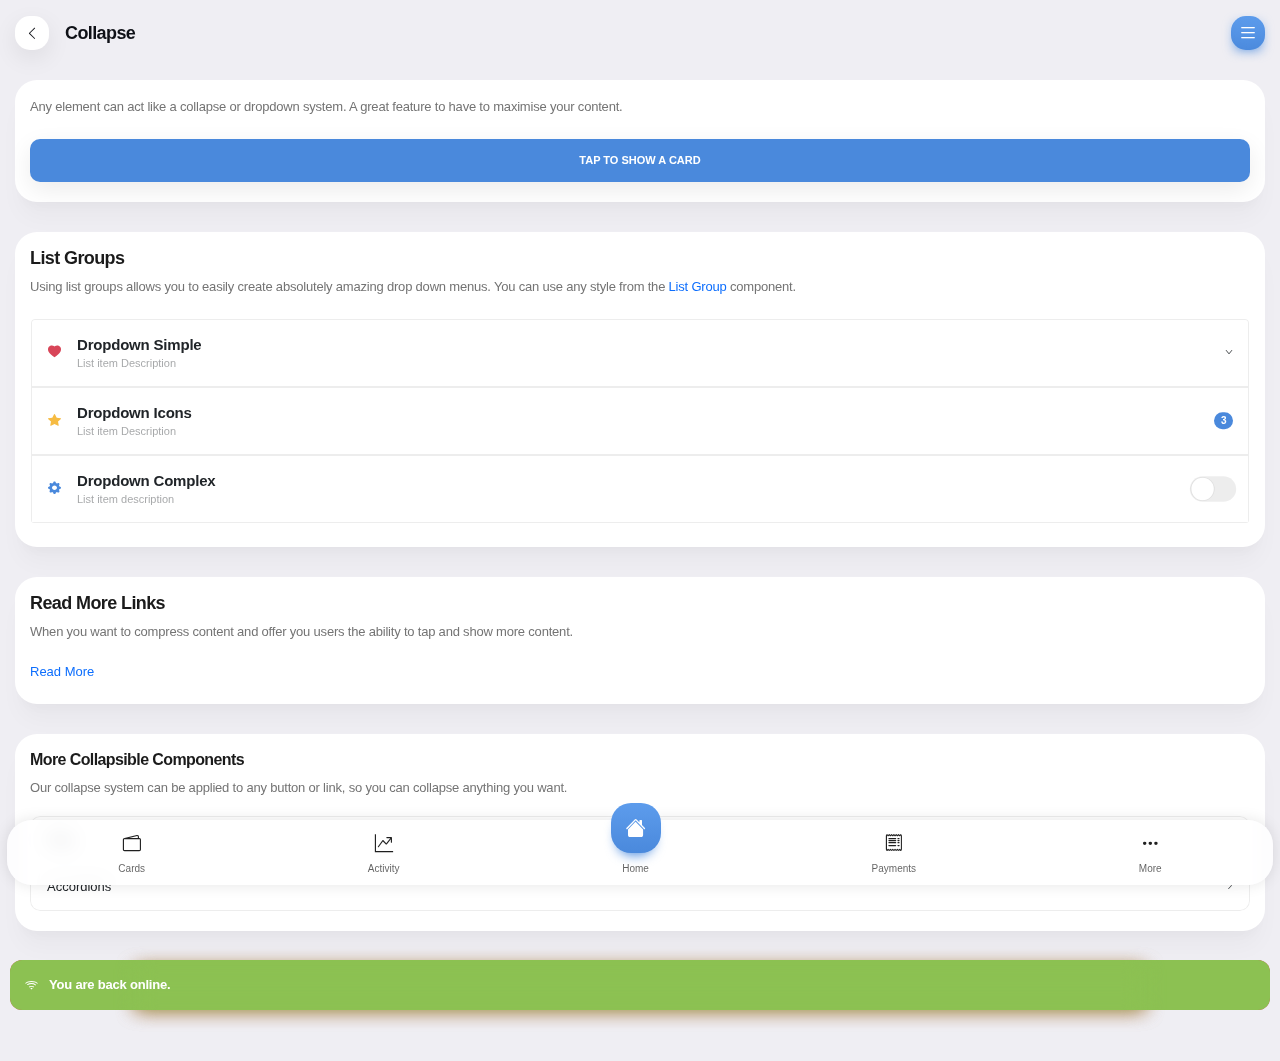
<file: component-collapse.html>
<!DOCTYPE HTML>
<html lang="en">
<head>
<meta http-equiv="Content-Type" content="text/html; charset=utf-8" />
<meta name="apple-mobile-web-app-capable" content="yes">
<meta name="apple-mobile-web-app-status-bar-style" content="black-translucent">
<meta name="viewport" content="width=device-width, initial-scale=1, minimum-scale=1, maximum-scale=1, viewport-fit=cover" />
<title>PayApp - Finance, Banking, Wallet, Crypto Mobile PWA</title>
<link rel="stylesheet" type="text/css" href="styles/bootstrap.css">
<link rel="stylesheet" type="text/css" href="fonts/bootstrap-icons.css">
<link rel="stylesheet" type="text/css" href="styles/style.css">
<link rel="preconnect" href="https://fonts.gstatic.com">
<link href="https://fonts.googleapis.com/css2?family=Source+Sans+Pro:wght@500;600;700&family=Roboto:wght@400;500;700&display=swap" rel="stylesheet">
<link rel="manifest" href="_manifest.json">
<meta id="theme-check" name="theme-color" content="#FFFFFF">
<link rel="apple-touch-icon" sizes="180x180" href="app/icons/icon-192x192.png"></head>

<body class="theme-light">

<div id="preloader"><div class="spinner-border color-highlight" role="status"></div></div>

<!-- Page Wrapper-->
<div id="page">

    <!-- Footer Bar -->
    <div id="footer-bar" class="footer-bar-1 footer-bar-detached">
        <a href="page-wallet.html"><i class="bi bi-wallet2"></i><span>Cards</span></a>
        <a href="page-activity.html"><i class="bi bi-graph-up"></i><span>Activity</span></a>
        <a href="index-waves.html" class="circle-nav-2"><i class="bi bi-house-fill"></i><span>Home</span></a>
        <a href="page-payments.html"><i class="bi bi-receipt"></i><span>Payments</span></a>
        <a href="#" data-bs-toggle="offcanvas" data-bs-target="#menu-sidebar"><i class="bi bi-three-dots"></i><span>More</span></a>
    </div>

	<!-- Header Bar-->
	<div class="header-bar header-fixed header-app header-auto-show">
		<a href="#" data-back-button><i class="bi bi-chevron-left font-13"></i></a>
		<a href="#" class="header-title">Back to Components</a>
		<a href="#" data-toggle-theme class="show-on-theme-dark"><i class="bi bi-sun-fill color-yellow-dark font-16"></i>
		<a href="#" data-toggle-theme class="show-on-theme-light"><i class="bi bi-moon-fill font-13"></i>
		<a href="#" data-bs-toggle="offcanvas" data-bs-target="#menu-sidebar"><i class="font-16 bi bi-list"></i></a>
	</div>

    <!-- Page Content - Only Page Elements Here-->
    <div class="page-content footer-clear">

        <!-- Page Title-->
        <div class="pt-3">
            <div class="page-title d-flex">
                <div class="align-self-center">
                    <a href="#"
                    data-back-button
                    class="me-3 ms-0 icon icon-xxs bg-theme rounded-s shadow-m">
                        <i class="bi bi-chevron-left color-theme font-14"></i>
                    </a>
                </div>
                <div class="align-self-center me-auto">
                    <h1 class="color-theme mb-0 font-18">Collapse</h1>
                </div>
                <div class="align-self-center ms-auto">
                    <a href="#" data-bs-toggle="offcanvas" data-bs-target="#menu-sidebar"
                    class="icon icon-xxs gradient-highlight color-white shadow-bg shadow-bg-xs rounded-s">
                        <i class="bi bi-list font-20"></i>
                    </a>
                </div>
            </div>
        </div>

		<div class="card card-style">
			<div class="content">
				<p>
					Any element can act like a collapse or dropdown system. A great feature to have to maximise your content.
				</p>
			</div>
			<div class="content mt-0">
				<div>
					<a class="btn btn-full bg-highlight btn-s font-11 text-uppercase rounded-xs shadow-m text-uppercase font-700" data-bs-toggle="collapse" href="#collapse1" aria-controls="collapse1">
						Tap to Show a Card
					</a>
				</div>
			</div>
		</div>
		<div class="collapse" id="collapse1">
			<div class="card card-style">
				<div class="content">
					<h6 class="mb-0 opacity-50">Hello there!</h6>
					<h4>I'm a Collapse</h4>
					<p class="mb-0">
						You can show cards or even classic content. It's as simple as adding a class.
					</p>
					<a class="py-2 d-block mb-n2 font-11" data-bs-toggle="collapse" href="#collapse1" aria-controls="collapse1">
						Tap to Hide
					</a>
				</div>
			</div>
		</div>

		<div class="card card-style">
			<div class="content">
				<h4>List Groups</h4>
				<p>
					Using list groups allows you to easily create absolutely amazing drop down menus. You can use any style from the <a href="list-group.html">List Group</a> component.
				</p>
			</div>
			<div class="list-group list-custom list-group-m mx-3 mb-4">
				<a class="list-group-item" data-bs-toggle="collapse" href="#collapse-list-1" aria-controls="collapse-list-1">
					<i class="bi color-red-dark bi-heart-fill"></i>
					<div><strong>Dropdown Simple</strong><span>List item Description</span></div>
					<i class="bi bi-chevron-down"></i>
				</a>
				<div id="collapse-list-1" class="collapse">
					<a href="#" class="list-group-item">
						<div class="ps-1"><strong class="font-12">Sub List Item 1</strong></div>
						<i class="bi bi-chevron-right font-9 color-gray-dark ps-4"></i>
					</a>
					<a href="#" class="list-group-item">
						<div class="ps-1"><strong class="font-12">Sub List Item 2</strong></div>
						<i class="bi bi-chevron-right font-9 color-gray-dark ps-4"></i>
					</a>
					<a href="#" class="list-group-item">
						<div class="ps-1"><strong class="font-12">Sub List Item 3</strong></div>
						<i class="bi bi-chevron-right font-9 color-gray-dark ps-4"></i>
					</a>
				</div>
				<a class="list-group-item"  href="#collapse-list-2" aria-controls="collapse-list-2" data-bs-toggle="collapse">
					<i class="bi color-yellow-dark bi-star-fill"></i>
					<div><strong>Dropdown Icons</strong><span>List item Description</span></div>
					<span class="badge rounded-xl">3</span>
				</a>
				<div id="collapse-list-2" class="collapse">
					<a href="#" class="list-group-item">
						<i class="bi bi-facebook color-facebook"></i>
						<div class="ps-1"><strong class="font-12">Sub List Item 1</strong></div>
						<i class="bi bi-chevron-right font-9 color-gray-dark ps-4"></i>
					</a>
					<a href="#" class="list-group-item">
						<i class="bi bi-twitter color-twitter"></i>
						<div class="ps-1"><strong class="font-12">Sub List Item 1</strong></div>
						<i class="bi bi-chevron-right font-9 color-gray-dark ps-4"></i>
					</a>
					<a href="#" class="list-group-item">
						<i class="bi bi-instagram color-instagram"></i>
						<div class="ps-1"><strong class="font-12">Sub List Item 1</strong></div>
						<i class="bi bi-chevron-right font-9 color-gray-dark ps-4"></i>
					</a>
				</div>
				<a class="list-group-item" data-trigger-switch="switch-4" data-bs-toggle="collapse" href="#collapse-list-3" aria-controls="collapse-list-3">
					<i class="bi color-blue-dark bi-gear-fill"></i>
					<div><strong>Dropdown Complex</strong><span>List item description</span></div>
					<div class="form-switch ios-switch switch-green switch-m">
						<input type="checkbox" class="ios-input" id="switch-4">
						<label class="custom-control-label" for="switch-4"></label>
					</div>
				</a>
				<div id="collapse-list-3" class="collapse">
					<a href="#" class="list-group-item">
						<div class="ps-1"><strong>Sub List Item 1</strong><span>Even small descriptions</span></div>
						<i class="bi bi-chevron-right font-9 color-gray-dark ps-4"></i>
					</a>
					<a href="#" class="list-group-item">
						<div class="ps-1"><strong>Sub List Item 2</strong><span>Even small descriptions</span></div>
						<i class="bi bi-chevron-right font-9 color-gray-dark ps-4"></i>
					</a>
					<a href="#" class="list-group-item">
						<div class="ps-1"><strong>Sub List Item 3</strong><span>Even small descriptions</span></div>
						<i class="bi bi-chevron-right font-9 color-gray-dark ps-4"></i>
					</a>
				</div>
			</div>
		</div>


		<div class="card card-style">
			<div class="content">
				<h4>Read More Links</h4>
				<p class="mb-0">
					When you want to compress content and offer you users the ability to tap and show more content.
				</p>
				<div class="collapse" id="collapse-list-more">
					<p class="mb-0">
						This content will appear if you tap the read more button. You can add anything you want here. In this demo, it's just a simple paragraph.
					</p>
				</div>
				<a data-bs-toggle="collapse" href="#collapse-list-more" aria-controls="collapse-list-more" class="d-block pt-3">Read More</a>
			</div>
		</div>

		<div class="card card-style">
			<div class="content">
				<h5>More Collapsible Components</h5>
				<p class="mb-3">
					Our collapse system can be applied to any button or link, so you can collapse anything you want.
				</p>
				<div class="list-group list-custom list-group-m rounded-xs">
					<a href="component-tabs.html" class="list-group-item">
						<div>Tabs</div>
						<i class="bi bi-chevron-right"></i>
					</a>
					<a href="component-accordions.html" class="list-group-item">
						<div>Accordions</div>
						<i class="bi bi-chevron-right"></i>
					</a>
				</div>
			</div>
		</div>


    </div>
    <!-- End of Page Content-->

    <!-- Off Canvas and Menu Elements-->
    <!-- Always outside the Page Content-->

    <!-- Main Sidebar Menu -->
    <div id="menu-sidebar"
        data-menu-active="nav-comps"
        data-menu-load="menu-sidebar.html"
        class="offcanvas offcanvas-start offcanvas-detached rounded-m">
    </div>

	<!-- Highlights Menu -->
	<div id="menu-highlights"
		data-menu-load="menu-highlights.html"
		class="offcanvas offcanvas-bottom offcanvas-detached rounded-m">
	</div>




</div>
<!-- End of Page ID-->

<script src="scripts/bootstrap.min.js"></script>
<script src="scripts/custom.js"></script>
</body>
</file>
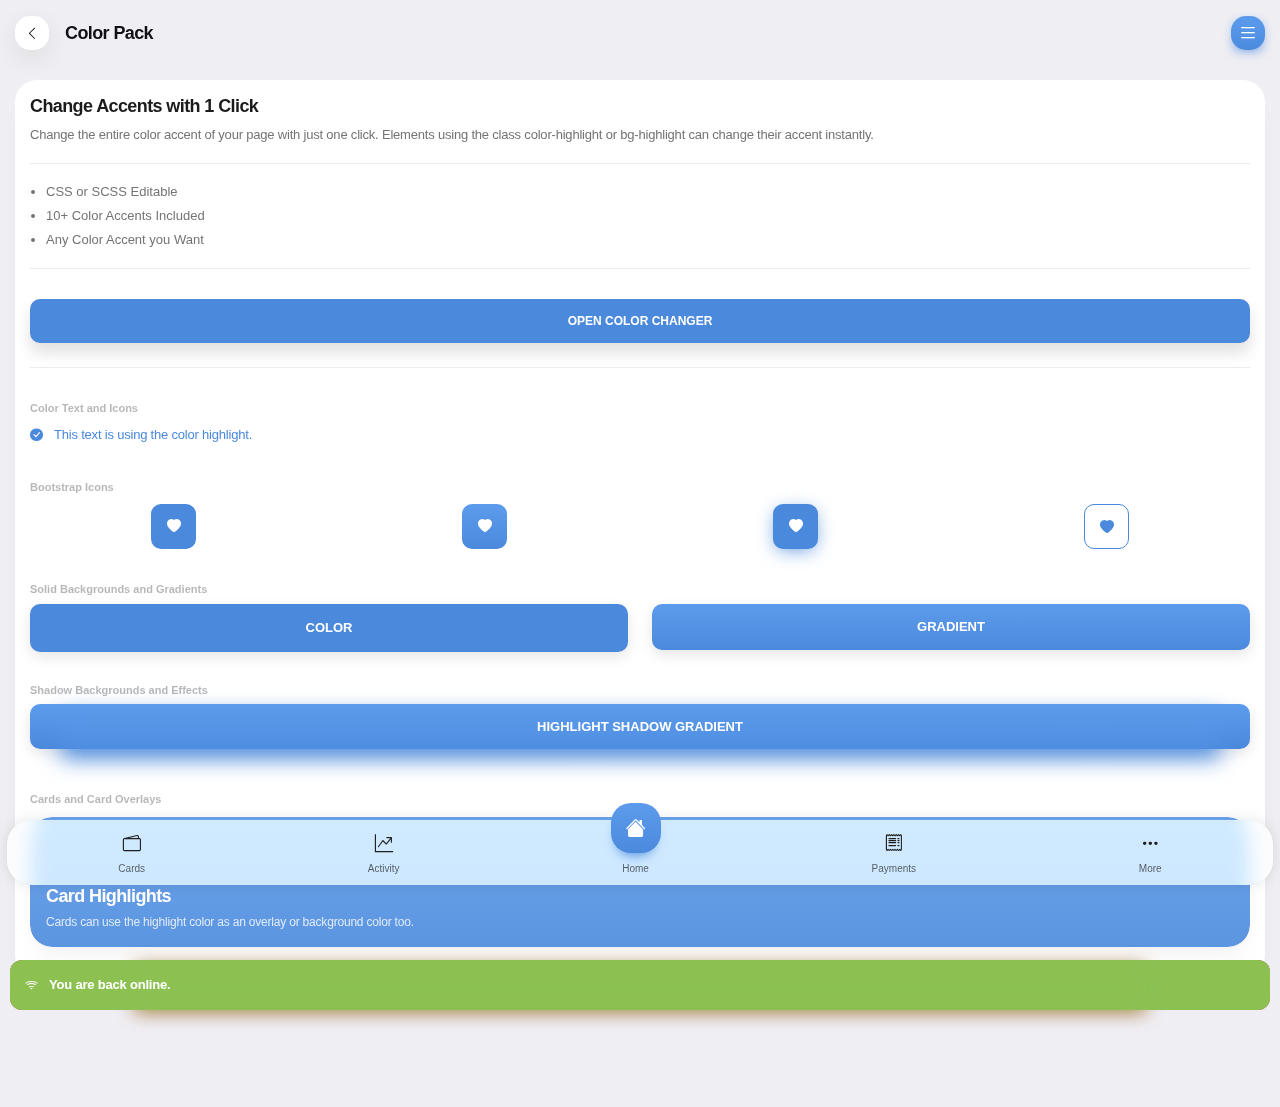
<file: component-colors.html>
<!DOCTYPE HTML>
<html lang="en">
<head>
<meta http-equiv="Content-Type" content="text/html; charset=utf-8" />
<meta name="apple-mobile-web-app-capable" content="yes">
<meta name="apple-mobile-web-app-status-bar-style" content="black-translucent">
<meta name="viewport" content="width=device-width, initial-scale=1, minimum-scale=1, maximum-scale=1, viewport-fit=cover" />
<title>PayApp - Finance, Banking, Wallet, Crypto Mobile PWA</title>
<link rel="stylesheet" type="text/css" href="styles/bootstrap.css">
<link rel="stylesheet" type="text/css" href="fonts/bootstrap-icons.css">
<link rel="stylesheet" type="text/css" href="styles/style.css">
<link rel="preconnect" href="https://fonts.gstatic.com">
<link href="https://fonts.googleapis.com/css2?family=Source+Sans+Pro:wght@500;600;700&family=Roboto:wght@400;500;700&display=swap" rel="stylesheet">
<link rel="manifest" href="_manifest.json">
<meta id="theme-check" name="theme-color" content="#FFFFFF">
<link rel="apple-touch-icon" sizes="180x180" href="app/icons/icon-192x192.png"></head>

<body class="theme-light">

<div id="preloader"><div class="spinner-border color-highlight" role="status"></div></div>

<!-- Page Wrapper-->
<div id="page">

    <!-- Footer Bar -->
    <div id="footer-bar" class="footer-bar-1 footer-bar-detached">
        <a href="page-wallet.html"><i class="bi bi-wallet2"></i><span>Cards</span></a>
        <a href="page-activity.html"><i class="bi bi-graph-up"></i><span>Activity</span></a>
        <a href="index-waves.html" class="circle-nav-2"><i class="bi bi-house-fill"></i><span>Home</span></a>
        <a href="page-payments.html"><i class="bi bi-receipt"></i><span>Payments</span></a>
        <a href="#" data-bs-toggle="offcanvas" data-bs-target="#menu-sidebar"><i class="bi bi-three-dots"></i><span>More</span></a>
    </div>

	<!-- Header Bar-->
	<div class="header-bar header-fixed header-app header-auto-show">
		<a href="#" data-back-button><i class="bi bi-chevron-left font-13"></i></a>
		<a href="#" class="header-title">Back to Components</a>
		<a href="#" data-toggle-theme class="show-on-theme-dark"><i class="bi bi-sun-fill color-yellow-dark font-16"></i>
		<a href="#" data-toggle-theme class="show-on-theme-light"><i class="bi bi-moon-fill font-13"></i>
		<a href="#" data-bs-toggle="offcanvas" data-bs-target="#menu-sidebar"><i class="font-16 bi bi-list"></i></a>
	</div>

    <!-- Page Content - Only Page Elements Here-->
    <div class="page-content footer-clear">

        <!-- Page Title-->
        <div class="pt-3">
            <div class="page-title d-flex">
                <div class="align-self-center">
                    <a href="#"
                    data-back-button
                    class="me-3 ms-0 icon icon-xxs bg-theme rounded-s shadow-m">
                        <i class="bi bi-chevron-left color-theme font-14"></i>
                    </a>
                </div>
                <div class="align-self-center me-auto">
                    <h1 class="color-theme mb-0 font-18">Color Pack</h1>
                </div>
                <div class="align-self-center ms-auto">
                    <a href="#" data-bs-toggle="offcanvas" data-bs-target="#menu-sidebar"
                    class="icon icon-xxs gradient-highlight color-white shadow-bg shadow-bg-xs rounded-s">
                        <i class="bi bi-list font-20"></i>
                    </a>
                </div>
            </div>
        </div>

		<div class="card card-style">
			<div class="content mb-0">
				<h4>Change Accents with 1 Click</h4>
				<p class="mb-3">
					Change the entire color accent of your page with just one click. Elements using the class
					color-highlight or bg-highlight can change their accent instantly.
				</p>
				<div class="divider mb-3"></div>
				<ul class="mb-3 ps-3">
					<li>CSS or SCSS Editable</li>
					<li>10+ Color Accents Included</li>
					<li>Any Color Accent you Want</li>
				</ul>
				<div class="divider"></div>
				<a href="#"  data-bs-toggle="offcanvas" data-bs-target="#menu-highlights" class="btn btn-full btn-s rounded-xs shadow-l bg-highlight scale-box text-uppercase font-700">Open Color Changer</a>

				<div class="divider mt-4"></div>

				<h6 class="font-700 opacity-30 color-theme">Color Text and Icons</h6>
				<p class="font-500 color-highlight"><i class="bi bi-check-circle-fill pe-2"></i> This text is using the color highlight.</p>


				<h6 class="font-700 opacity-30 color-theme">Bootstrap Icons</h6>
				<div class="row text-center">
					<div class="col-3">
						<a href="#" class="icon icon-m bg-highlight rounded-xs"><i class="bi bi-heart-fill color-white"></i></a>
					</div>
					<div class="col-3">
						<a href="#" class="icon icon-m gradient-highlight rounded-xs"><i class="bi bi-heart-fill color-white"></i></a>
					</div>
					<div class="col-3">
						<a href="#" class="icon icon-m bg-highlight shadow-bg shadow-bg-s rounded-xs"><i class="bi bi-heart-fill color-white"></i></a>
					</div>
					<div class="col-3">
						<a href="#" class="icon icon-m border-highlight border color-highlight rounded-xs"><i class="bi bi-heart-fill"></i></a>
					</div>
				</div>


				<h6 class="font-700 opacity-30 color-theme mt-4 pt-2">Solid Backgrounds and Gradients</h6>
				<div class="row mb-4">
					<div class="col-6">
						<a href="#" class="btn-full btn btn-m rounded-xs bg-highlight">Color</a>
					</div>
					<div class="col-6">
						<a href="#" class="btn-full btn btn-m rounded-xs gradient-highlight">Gradient</a>
					</div>
				</div>

				<h6 class="font-700 opacity-30 color-theme mb-2 mt-4 pt-1">Shadow Backgrounds and Effects</h6>
				<a href="#" class="btn-full mb-n4 mt-n1 btn btn-m rounded-xs gradient-highlight shadow-bg shadow-bg-l">Highlight Shadow Gradient</a><br><br>

				<h6 class="font-700 opacity-30 color-theme mb-2 mt-3">Cards and Card Overlays</h6>
				<div class="card card-style mx-0" style="height:130px;">
					<div class="card-bottom p-3 pb-3">
						<h4 class="color-white">Card Highlights</h4>
						<p class="color-white line-height-s font-12 opacity-80">
							Cards can use the highlight color as an overlay or background color too.
						</p>
					</div>
					<div class="card-overlay gradient-highlight opacity-90"></div>
				</div>

			</div>
		</div>


    </div>
    <!-- End of Page Content-->

    <!-- Off Canvas and Menu Elements-->
    <!-- Always outside the Page Content-->

    <!-- Main Sidebar Menu -->
    <div id="menu-sidebar"
        data-menu-active="nav-comps"
        data-menu-load="menu-sidebar.html"
        class="offcanvas offcanvas-start offcanvas-detached rounded-m">
    </div>

	<!-- Highlights Menu -->
	<div id="menu-highlights"
		data-menu-load="menu-highlights.html"
		class="offcanvas offcanvas-bottom offcanvas-detached rounded-m">
	</div>




</div>
<!-- End of Page ID-->

<script src="scripts/bootstrap.min.js"></script>
<script src="scripts/custom.js"></script>
</body>
</file>
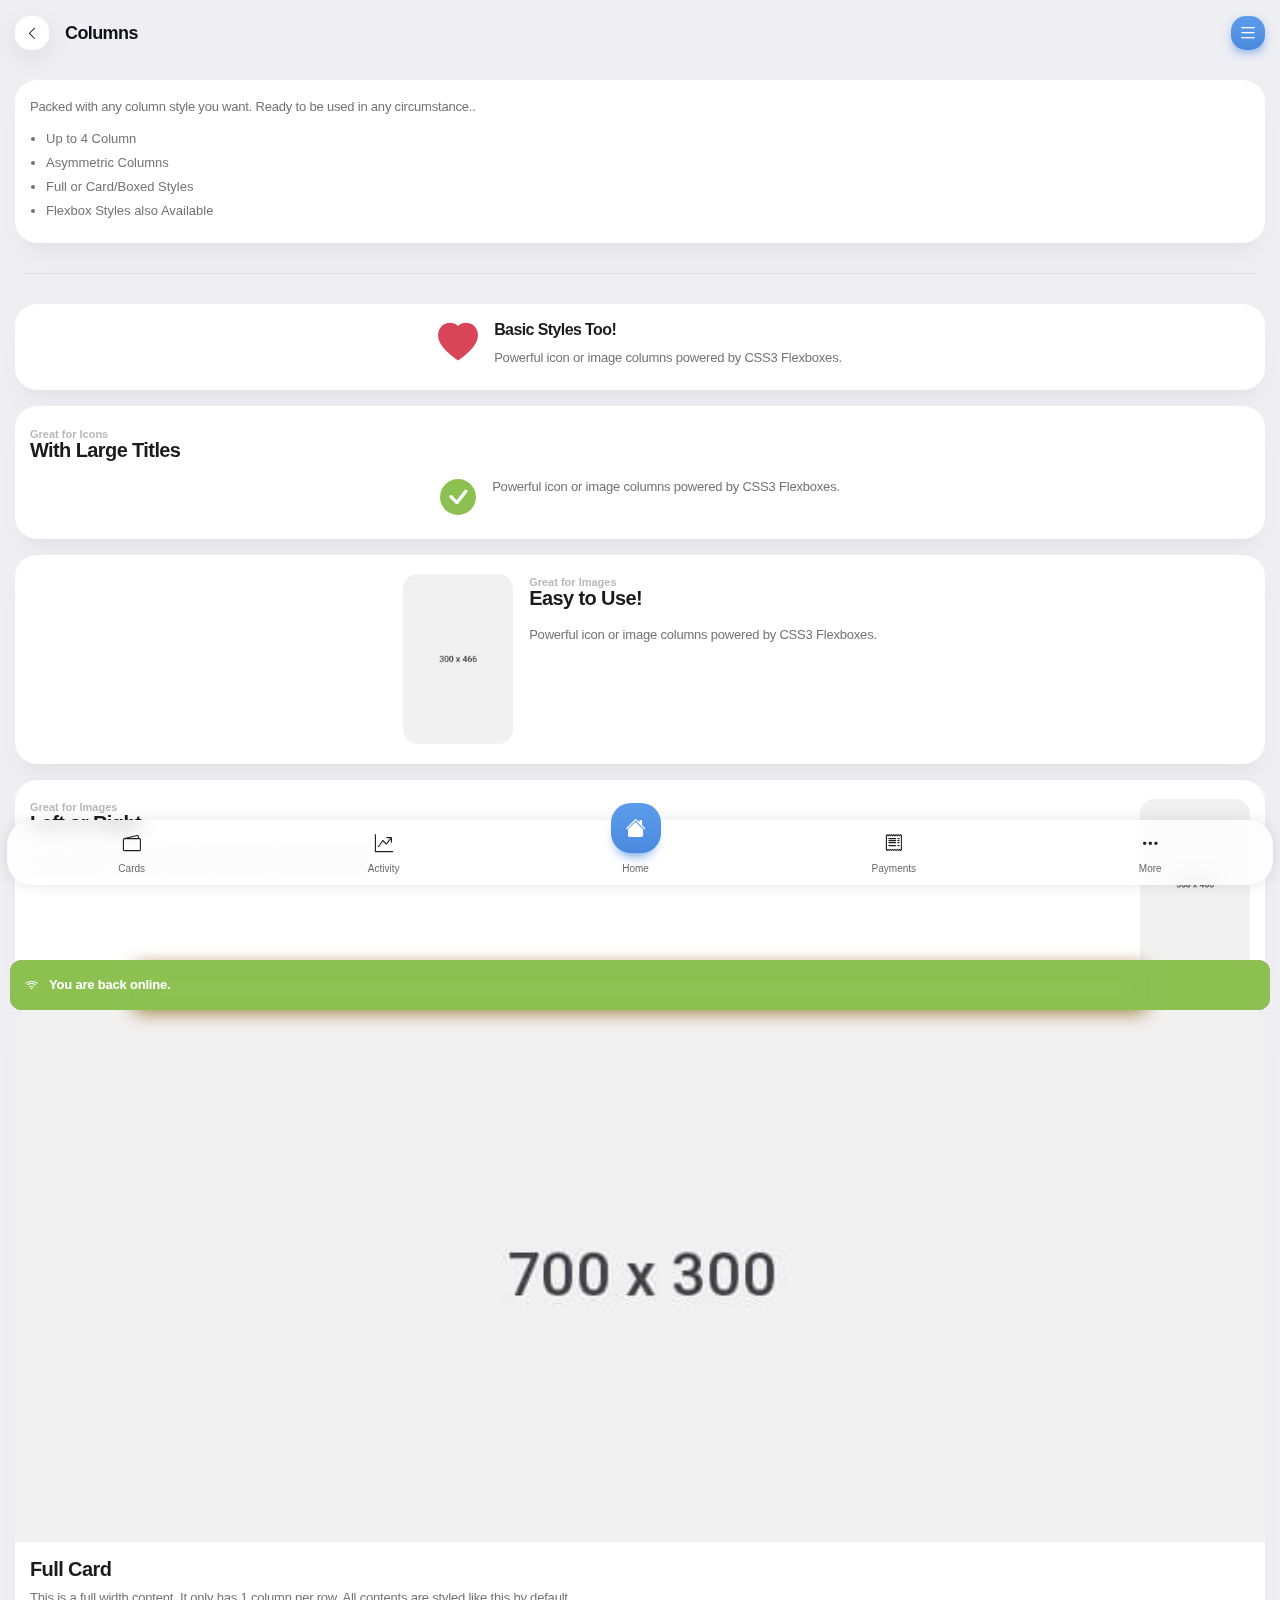
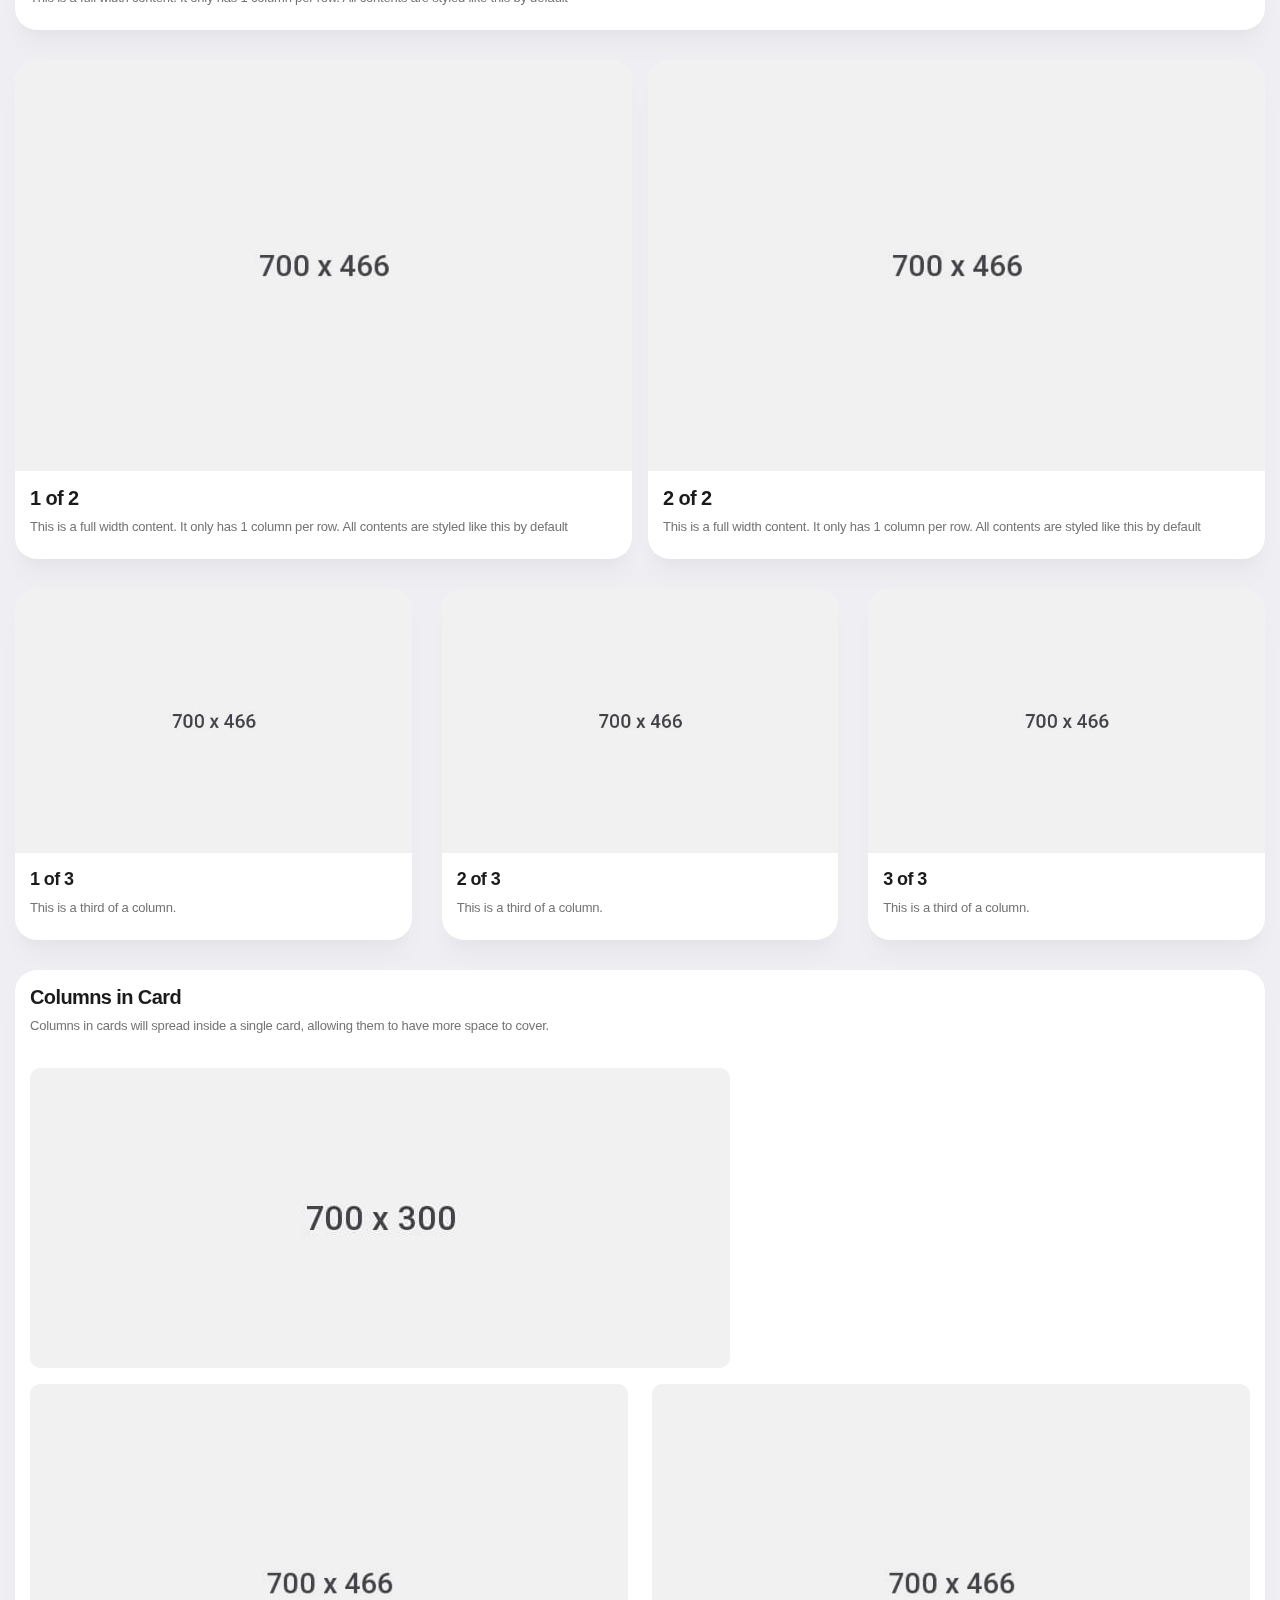
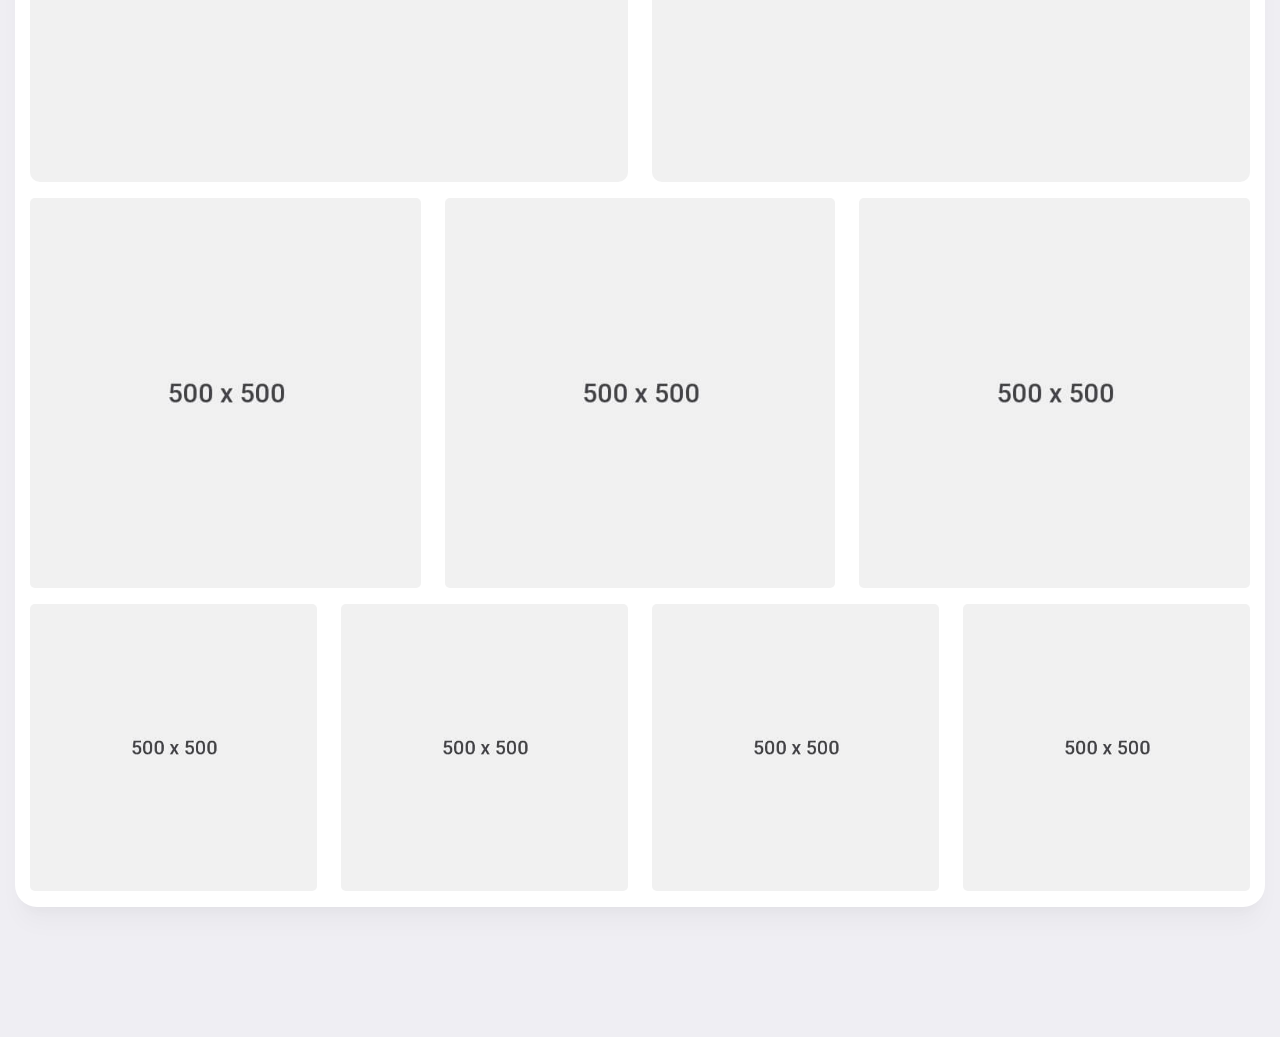
<file: component-columns.html>
<!DOCTYPE HTML>
<html lang="en">
<head>
<meta http-equiv="Content-Type" content="text/html; charset=utf-8" />
<meta name="apple-mobile-web-app-capable" content="yes">
<meta name="apple-mobile-web-app-status-bar-style" content="black-translucent">
<meta name="viewport" content="width=device-width, initial-scale=1, minimum-scale=1, maximum-scale=1, viewport-fit=cover" />
<title>PayApp - Finance, Banking, Wallet, Crypto Mobile PWA</title>
<link rel="stylesheet" type="text/css" href="styles/bootstrap.css">
<link rel="stylesheet" type="text/css" href="fonts/bootstrap-icons.css">
<link rel="stylesheet" type="text/css" href="styles/style.css">
<link rel="preconnect" href="https://fonts.gstatic.com">
<link href="https://fonts.googleapis.com/css2?family=Source+Sans+Pro:wght@500;600;700&family=Roboto:wght@400;500;700&display=swap" rel="stylesheet">
<link rel="manifest" href="_manifest.json">
<meta id="theme-check" name="theme-color" content="#FFFFFF">
<link rel="apple-touch-icon" sizes="180x180" href="app/icons/icon-192x192.png"></head>

<body class="theme-light">

<div id="preloader"><div class="spinner-border color-highlight" role="status"></div></div>

<!-- Page Wrapper-->
<div id="page">

    <!-- Footer Bar -->
    <div id="footer-bar" class="footer-bar-1 footer-bar-detached">
        <a href="page-wallet.html"><i class="bi bi-wallet2"></i><span>Cards</span></a>
        <a href="page-activity.html"><i class="bi bi-graph-up"></i><span>Activity</span></a>
        <a href="index-waves.html" class="circle-nav-2"><i class="bi bi-house-fill"></i><span>Home</span></a>
        <a href="page-payments.html"><i class="bi bi-receipt"></i><span>Payments</span></a>
        <a href="#" data-bs-toggle="offcanvas" data-bs-target="#menu-sidebar"><i class="bi bi-three-dots"></i><span>More</span></a>
    </div>

	<!-- Header Bar-->
	<div class="header-bar header-fixed header-app header-auto-show">
		<a href="#" data-back-button><i class="bi bi-chevron-left font-13"></i></a>
		<a href="#" class="header-title">Back to Components</a>
		<a href="#" data-toggle-theme class="show-on-theme-dark"><i class="bi bi-sun-fill color-yellow-dark font-16"></i>
		<a href="#" data-toggle-theme class="show-on-theme-light"><i class="bi bi-moon-fill font-13"></i>
		<a href="#" data-bs-toggle="offcanvas" data-bs-target="#menu-sidebar"><i class="font-16 bi bi-list"></i></a>
	</div>

    <!-- Page Content - Only Page Elements Here-->
    <div class="page-content footer-clear">

        <!-- Page Title-->
        <div class="pt-3">
            <div class="page-title d-flex">
                <div class="align-self-center">
                    <a href="#"
                    data-back-button
                    class="me-3 ms-0 icon icon-xxs bg-theme rounded-s shadow-m">
                        <i class="bi bi-chevron-left color-theme font-14"></i>
                    </a>
                </div>
                <div class="align-self-center me-auto">
                    <h1 class="color-theme mb-0 font-18">Columns</h1>
                </div>
                <div class="align-self-center ms-auto">
                    <a href="#" data-bs-toggle="offcanvas" data-bs-target="#menu-sidebar"
                    class="icon icon-xxs gradient-highlight color-white shadow-bg shadow-bg-xs rounded-s">
                        <i class="bi bi-list font-20"></i>
                    </a>
                </div>
            </div>
        </div>


        <div class="card card-style">
			<div class="content">
				<p class="mb-2">
					Packed with any column style you want. Ready to be used in any circumstance..
				</p>
				<ul class="mb-0 ps-3">
					<li>Up to 4 Column</li>
					<li>Asymmetric Columns</li>
					<li>Full or Card/Boxed Styles</li>
					<li>Flexbox Styles also Available</li>
				</ul>
			</div>
		</div>
		<div class="divider mx-4"></div>

		<div class="card card-style mb-3">
			<div class="content">
				<div class="d-flex">
					<div class="ms-auto pt-1">
						<i class="bi bi-heart-fill color-red-dark font-40"></i>
					</div>
					<div class="ps-3 me-auto">
						<h5>Basic Styles Too!</h5>
						<p>
							Powerful icon or image columns powered by CSS3 Flexboxes.
						</p>
					</div>
				</div>
			</div>
		</div>

		<div class="card card-style mb-3">
			<div class="content mt-3">
				<strong class="opacity-30 color-theme font-11">Great for  Icons</strong>
				<h3 class="mt-n2 pb-2">With Large Titles</h3>
				<div class="d-flex">
					<div class="pt-1 ms-auto">
						<i class="bi bi-check-circle-fill color-green-dark font-36"></i>
					</div>
					<div class="ps-3 me-auto">
						<p>
							Powerful icon or image columns powered by CSS3 Flexboxes.
						</p>
					</div>
				</div>
			</div>
		</div>

		<div class="card card-style mb-3">
			<div class="content">
				<div class="d-flex">
					<div class="pt-1 ms-auto">
						<img src="images/pictures/5l.jpg" class="img-fluid rounded-s" width="110">
					</div>
					<div class="ps-3 me-auto">
						<strong class="opacity-30 color-theme font-11">Great for Images</strong>
						<h3 class="mt-n2 pb-2">Easy to Use!</h3>
						<p>
							Powerful icon or image columns powered by CSS3 Flexboxes.
						</p>
					</div>
				</div>
			</div>
		</div>

		<div class="card card-style mb-3">
			<div class="content">
				<div class="d-flex">
					<div class="pe-3 me-auto">
						<strong class="opacity-30 color-theme font-11">Great for Images</strong>
						<h3 class="mt-n2 pb-2">Left or Right</h3>
						<p>
							Powerful icon or image columns powered by CSS3 Flexboxes.
						</p>
					</div>
					<div class="pt-1 ms-auto">
						<img src="images/pictures/6l.jpg" class="img-fluid rounded-s" width="110">
					</div>
				</div>
			</div>
		</div>

		<div class="card card-style">
			<img src="images/pictures/18w.jpg" class="img-fluid">
			<div class="content pb-0">
				<h3>Full Card</h3>
				<p>This is a full width content. It only has 1 column per row. All contents are styled like this by default</p>
			</div>
		</div>
		<div class="row mb-0">
			<div class="col-6 pe-0">
				<div class="card card-style me-2">
					<img src="images/pictures/21.jpg" class="img-fluid">
					<div class="content pb-0">
						<h3>1 of 2</h3>
						<p>This is a full width content. It only has 1 column per row. All contents are styled like this by default</p>
					</div>
				</div>
			</div>
			<div class="col-6 ps-0">
				<div class="card card-style ms-2">
					<img src="images/pictures/22.jpg" class="img-fluid">
					<div class="content pb-0">
						<h3>2 of 2</h3>
						<p>This is a full width content. It only has 1 column per row. All contents are styled like this by default</p>
					</div>
				</div>
			</div>
		</div>
		<div class="row me-0 ms-0 mb-0">
			<div class="col-4 ps-0 pe-0">
				<div class="card card-style">
					<img src="images/pictures/23.jpg" class="img-fluid">
					<div class="content pb-0">
						<h4>1 of 3</h4>
						<p class="mb-0">This is a third of a column.</p>
					</div>
				</div>
			</div>
			<div class="col-4 pe-0 ps-0">
				<div class="card card-style">
					<img src="images/pictures/24.jpg" class="img-fluid">
					<div class="content pb-0">
						<h4>2 of 3</h4>
						<p class="mb-0">This is a third of a column.</p>
					</div>
				</div>
			</div>
			<div class="col-4 pe-0 ps-0">
				<div class="card card-style">
					<img src="images/pictures/25.jpg" class="img-fluid">
					<div class="content pb-0">
						<h4>3 of 3</h4>
						<p class="mb-0">This is a third of a column.</p>
					</div>
				</div>
			</div>
		</div>

		<div class="card card-style">
			<div class="content mb-0">
				<h3>Columns in Card</h3>
				<p>
					Columns in cards will spread inside a single card, allowing them to have more space to cover.
				</p>
				<div class="row">
					<div class="col-12">
						<img src="images/pictures/1w.jpg" class="img-fluid rounded-xs mb-3" alt="img">
					</div>
					<div class="col-6">
						<img src="images/pictures/3.jpg" class="img-fluid rounded-xs mb-3" alt="img">
					</div>
					<div class="col-6">
						<img src="images/pictures/5.jpg" class="img-fluid rounded-xs mb-3" alt="img">
					</div>
					<div class="col-4">
						<img src="images/pictures/6t.jpg" class="img-fluid rounded-xxs mb-3" alt="img">
					</div>
					<div class="col-4">
						<img src="images/pictures/7t.jpg" class="img-fluid rounded-xxs mb-3" alt="img">
					</div>
					<div class="col-4">
						<img src="images/pictures/8t.jpg" class="img-fluid rounded-xxs mb-3" alt="img">
					</div>
					<div class="col-3">
						<img src="images/pictures/9t.jpg" class="img-fluid rounded-xxs mb-3" alt="img">
					</div>
					<div class="col-3">
						<img src="images/pictures/10t.jpg" class="img-fluid rounded-xxs mb-3" alt="img">
					</div>
					<div class="col-3">
						<img src="images/pictures/11t.jpg" class="img-fluid rounded-xxs mb-3" alt="img">
					</div>
					<div class="col-3">
						<img src="images/pictures/12t.jpg" class="img-fluid rounded-xxs mb-3" alt="img">
					</div>
				</div>
			</div>
		</div>

    </div>
    <!-- End of Page Content-->

    <!-- Off Canvas and Menu Elements-->
    <!-- Always outside the Page Content-->

    <!-- Main Sidebar Menu -->
    <div id="menu-sidebar"
        data-menu-active="nav-comps"
        data-menu-load="menu-sidebar.html"
        class="offcanvas offcanvas-start offcanvas-detached rounded-m">
    </div>

	<!-- Highlights Menu -->
	<div id="menu-highlights"
		data-menu-load="menu-highlights.html"
		class="offcanvas offcanvas-bottom offcanvas-detached rounded-m">
	</div>




</div>
<!-- End of Page ID-->

<script src="scripts/bootstrap.min.js"></script>
<script src="scripts/custom.js"></script>
</body>
</file>
<file: SFT/style.css>
.container-fluid-main{
    padding-top: 50px;
    padding-bottom: 30px;
    padding-right: 20px;
    /*font-size: xx-large;*/
    text-align: left;
    padding-left: 30px;
    font-family: 'Gill Sans', 'Gill Sans MT', Calibri, 'Trebuchet MS', sans-serif;
    color:#fff;
    /* background-color: #494949; */
    /* background: linear-gradient(135deg, #393db2 0%, #0fa49f 100%) */
    background: url("https://solscan.io/static/media/banner-header-1.c1e47687.svg") center top / cover no-repeat;        
}


.col-lg-1{
    font-size: large;
    text-align: center;  
    padding-top: 5px;     
}

.container-header{
    text-align: center;
    font-size: medium;
    opacity: 90% ;
}
.container-fluid-body{
    padding-left: 10px;
    /* background-color:beige; */
    padding: 100px 100px;
    font-size: large;
    color: #009933;
    font-family:'Segoe UI', Tahoma, Geneva, Verdana, sans-serif;
    background-color: #FAACA8;
    background-image: linear-gradient(19deg, #FAACA8 0%, #DDD6F3 100%);
    
    
    
    }
.main-frooter{
    color:white;
    ;
}

.container-contact{
padding-left: 20rem;
}
</file>
<file: SFT/styleHome.css>
.body-background{
    background-image: radial-gradient( circle 400px at 6.8% 8.3%,  rgba(255,244,169,1) 0%, rgba(255,244,234,1) 100.2% );

}
    body,html{
        height: 100%;
        width: 100%;
        margin: 0;
        padding: 0;
        }
    
        .searchbar{
        margin-bottom: auto;
        margin-top: auto;
        height: 60px;
        background-color: #353b48;
        border-radius: 30px;
        padding: 10px;
        }
    
        .search_input{
        color: white;
        border: 0;
        outline: 0;
        background: none;
        width: 0;
        caret-color:transparent;
        line-height: 40px;
        transition: width 0.4s linear;
        }
    
        .searchbar:hover > .search_input{
        padding: 0 10px;
        width: 450px;
        caret-color:red;
        transition: width 0.4s linear;
        }
    
        .searchbar:hover > .search_icon{
        background: white;
        color: #e74c3c;
        }
    
        .search_icon{
        height: 40px;
        width: 40px;
        float: right;
        display: flex;
        justify-content: center;
        align-items: center;
        border-radius: 50%;
        color:white;
        text-decoration:none;
        }

        .container-card{
            padding-top: 50px;
            padding-left: 180px;
        }

.card {
    /* background-color: #fff; */
    border-radius: 10px;
    border: none;
    position: relative;
    margin-bottom: 30px;
    box-shadow: 0 0.46875rem 2.1875rem rgba(90,97,105,0.1), 0 0.9375rem 1.40625rem rgba(90,97,105,0.1), 0 0.25rem 0.53125rem rgba(90,97,105,0.12), 0 0.125rem 0.1875rem rgba(90,97,105,0.1);
}
.l-bg-cherry {
    /* background: linear-gradient(to right, #493240, #f09) !important; */
    background: #494949!important;
    /* color: #494949; */
    color: #fff;
}

.l-bg-blue-dark {
    /* background: linear-gradient(to right, #373b44, #4286f4) !important;
     */
    background: #494949!important;
    color: #fff;
}

.l-bg-green-dark {
    background: #494949!important;
    color: #fff;
}

.l-bg-orange-dark {
    background: #494949!important;
    color: #fff;
}

.card .card-statistic-3 .card-icon-large .fas, .card .card-statistic-3 .card-icon-large .far, .card .card-statistic-3 .card-icon-large .fab, .card .card-statistic-3 .card-icon-large .fal {
    font-size: 110px;
}

.card .card-statistic-3 .card-icon {
    text-align: center;
    line-height: 50px;
    margin-left: 15px;
    color: #000;
    position: absolute;
    right: -5px;
    top: 20px;
    opacity: 0.1;
}

.l-bg-cyan {
    background: linear-gradient(135deg, #289cf5, #84c0ec) !important;
    color: #fff;
}

.l-bg-green {
    background: linear-gradient(135deg, #23bdb8 0%, #43e794 100%) !important;
    color: #fff;
}

.l-bg-orange {
    background: linear-gradient(to right, #f9900e, #ffba56) !important;
    color: #fff;
}

.l-bg-cyan {
    background: linear-gradient(135deg, #289cf5, #84c0ec) !important;
    color: #fff;
}


.container-fluid-main{
    padding-top: 50px;
    padding-bottom: 30px;
    padding-right: 20px;
    /*font-size: xx-large;*/
    text-align: left;
    padding-left: 30px;
    font-family: 'Gill Sans', 'Gill Sans MT', Calibri, 'Trebuchet MS', sans-serif;
    /*color:#fff;*/
    /* background-color: #4158D0; */
    /* background-image: linear-gradient(43deg, #4158D0 0%, #C850C0 46%, #FFCC70 100%); */
        
}
</file>
<file: styles/style.css>
@charset "UTF-8";
/*Table of Contents

Item Name: PayApp
Item Purpose: Mobile Finance, Banking and Wallet Template
Item Author: Enabled
Item Support: https://www.enableds.com/contact/

1. PayApp Color Scheme
2. Demo Elements - Can be removed
3. Typography Settings
4. Page Structure Settings
5. Header Bar
6. Footer Bar
7. Secondary / Utility Classes
8. Sidebar
9. Splide Carousel
10. List Groups
11. Cards
12. Dividers
13. Icons
14. Buttons
15. Accordions
16. Tabs
17. Switchers / Toggles
18. Notifications
19. Input Elements
20. Checkboxes and Radio
21. Off Canvases
22. Page Preloader
23. Paginations
24. Offline Detection
25. Currency Exchanger
26. Card Stacker
*/
.fa-rotate-180, .fa-rotate-90, [data-bs-toggle] i {
  transition: all 350ms ease;
}

/*Basic Colors*/
.color-white {
  color: #FFF !important;
}

.color-black {
  color: #000 !important;
}

.bg-white {
  background-color: #FFF !important;
}

.bg-black {
  background-color: #000 !important;
}

/*Main Color Settings*/
.theme-dark {
  background-color: #18191a;
}

.theme-dark .bg-theme {
  background-color: #0f1117 !important;
}

.theme-dark .border-theme {
  border-color: #0f1117 !important;
}

.theme-dark .color-theme {
  color: #FFF !important;
}

.theme-light {
  background-color: #EFEEF3;
}

.theme-light .bg-theme {
  background-color: #FFF !important;
}

.theme-light .border-theme {
  border-color: #FFF !important;
}

.theme-light .color-theme {
  color: #0f1117 !important;
}

/*Dark Theme Settings*/
.theme-dark p {
  color: #898989;
}

.theme-dark code {
  color: #898989;
  opacity: 0.7;
}

.theme-dark h1,
.theme-dark h2,
.theme-dark h3,
.theme-dark h4,
.theme-dark h5,
.theme-dark h6,
.theme-dark #footer-bar a i,
.theme-dark #footer-bar a span .theme-dark p strong {
  color: #FFF;
}

/*Structural Dark Settings*/
.theme-dark .header,
.theme-dark #footer-bar {
  background: rgba(0, 0, 0, 0.55);
}

.theme-dark .card,
.theme-dark #preloader {
  background-color: #0f1117;
}

/* Generating Color Pack*/
.color-highlight {
  color: #4A89DC !important;
}

.bg-highlight {
  background-color: #4A89DC !important;
  color: #FFF !important;
}

.border-highlight {
  border-color: #4A89DC !important;
}

.gradient-highlight {
  background-image: linear-gradient(to bottom, #5D9CEC, #4A89DC) !important;
  color: #FFF !important;
}

.gradient-menu {
  background-image: linear-gradient(130deg, #7ea5f6, #ff384c) !important;
}

.bg-fade2-highlight {
  background-color: !important;
  color: #FFF !important;
}

.bg-fade-highlight {
  background-color: !important;
  color: #FFF !important;
}

.color-highlight-light {
  color: #5D9CEC !important;
}

.bg-highlight-light {
  background-color: #5D9CEC !important;
  color: #FFF !important;
}

.color-highlight-dark {
  color: #4A89DC !important;
}

.color-icon-highlight {
  stroke: #4A89DC !important;
  fill: !important;
}

.bg-highlight-dark {
  background-color: #4A89DC !important;
  color: #FFF !important;
}

.border-highlight-light {
  border-color: #5D9CEC !important;
}

.border-highlight-dark {
  border-color: #4A89DC !important;
}

.border-fade-highlight {
  border-color: !important;
}

.focus-highlight:focus {
  border-color: #4A89DC !important;
}

.gradient-highlight {
  border: none;
  background-image: linear-gradient(to bottom, #5D9CEC, #4A89DC);
}

.bg-fade2-green {
  background-color: rgba(140, 193, 82, 0.15) !important;
  color: #FFF !important;
}

.bg-fade-green {
  background-color: rgba(140, 193, 82, 0.3) !important;
  color: #FFF !important;
}

.color-green-light {
  color: #A0D468 !important;
}

.bg-green-light {
  background-color: #A0D468 !important;
  color: #FFF !important;
}

.color-green-dark {
  color: #8CC152 !important;
}

.color-icon-green {
  stroke: #8CC152 !important;
  fill: rgba(140, 193, 82, 0.3) !important;
}

.bg-green-dark {
  background-color: #8CC152 !important;
  color: #FFF !important;
}

.border-green-light {
  border-color: #A0D468 !important;
}

.border-green-dark {
  border-color: #8CC152 !important;
}

.border-fade-green {
  border-color: rgba(140, 193, 82, 0.3) !important;
}

.focus-green:focus {
  border-color: #8CC152 !important;
}

.gradient-green {
  border: none;
  background-image: linear-gradient(to bottom, #A0D468, #8CC152);
}

.bg-fade2-red {
  background-color: rgba(218, 68, 83, 0.2) !important;
  color: #FFF !important;
}

.bg-fade-red {
  background-color: rgba(218, 68, 83, 0.2) !important;
  color: #FFF !important;
}

.color-red-light {
  color: #ED5565 !important;
}

.bg-red-light {
  background-color: #ED5565 !important;
  color: #FFF !important;
}

.color-red-dark {
  color: #d84558 !important;
}

.color-icon-red {
  stroke: #d84558 !important;
  fill: rgba(218, 68, 83, 0.2) !important;
}

.bg-red-dark {
  background-color: #d84558 !important;
  color: #FFF !important;
}

.border-red-light {
  border-color: #ED5565 !important;
}

.border-red-dark {
  border-color: #d84558 !important;
}

.border-fade-red {
  border-color: rgba(218, 68, 83, 0.2) !important;
}

.focus-red:focus {
  border-color: #d84558 !important;
}

.gradient-red {
  border: none;
  background-image: linear-gradient(to bottom, #ED5565, #d84558);
}

.bg-fade2-orange {
  background-color: rgba(233, 87, 63, 0.2) !important;
  color: #FFF !important;
}

.bg-fade-orange {
  background-color: rgba(233, 87, 63, 0.3) !important;
  color: #FFF !important;
}

.color-orange-light {
  color: #FC6E51 !important;
}

.bg-orange-light {
  background-color: #FC6E51 !important;
  color: #FFF !important;
}

.color-orange-dark {
  color: #E9573F !important;
}

.color-icon-orange {
  stroke: #E9573F !important;
  fill: rgba(233, 87, 63, 0.3) !important;
}

.bg-orange-dark {
  background-color: #E9573F !important;
  color: #FFF !important;
}

.border-orange-light {
  border-color: #FC6E51 !important;
}

.border-orange-dark {
  border-color: #E9573F !important;
}

.border-fade-orange {
  border-color: rgba(233, 87, 63, 0.3) !important;
}

.focus-orange:focus {
  border-color: #E9573F !important;
}

.gradient-orange {
  border: none;
  background-image: linear-gradient(to bottom, #FC6E51, #E9573F);
}

.bg-fade2-yellow {
  background-color: rgba(246, 187, 66, 0.2) !important;
  color: #FFF !important;
}

.bg-fade-yellow {
  background-color: rgba(246, 187, 66, 0.25) !important;
  color: #FFF !important;
}

.color-yellow-light {
  color: #FFCE54 !important;
}

.bg-yellow-light {
  background-color: #FFCE54 !important;
  color: #FFF !important;
}

.color-yellow-dark {
  color: #F6BB42 !important;
}

.color-icon-yellow {
  stroke: #F6BB42 !important;
  fill: rgba(246, 187, 66, 0.25) !important;
}

.bg-yellow-dark {
  background-color: #F6BB42 !important;
  color: #FFF !important;
}

.border-yellow-light {
  border-color: #FFCE54 !important;
}

.border-yellow-dark {
  border-color: #F6BB42 !important;
}

.border-fade-yellow {
  border-color: rgba(246, 187, 66, 0.25) !important;
}

.focus-yellow:focus {
  border-color: #F6BB42 !important;
}

.gradient-yellow {
  border: none;
  background-image: linear-gradient(to bottom, #FFCE54, #F6BB42);
}

.bg-fade2-blue {
  background-color: rgba(74, 137, 220, 0.2) !important;
  color: #FFF !important;
}

.bg-fade-blue {
  background-color: rgba(74, 137, 220, 0.25) !important;
  color: #FFF !important;
}

.color-blue-light {
  color: #5D9CEC !important;
}

.bg-blue-light {
  background-color: #5D9CEC !important;
  color: #FFF !important;
}

.color-blue-dark {
  color: #4A89DC !important;
}

.color-icon-blue {
  stroke: #4A89DC !important;
  fill: rgba(74, 137, 220, 0.25) !important;
}

.bg-blue-dark {
  background-color: #4A89DC !important;
  color: #FFF !important;
}

.border-blue-light {
  border-color: #5D9CEC !important;
}

.border-blue-dark {
  border-color: #4A89DC !important;
}

.border-fade-blue {
  border-color: rgba(74, 137, 220, 0.25) !important;
}

.focus-blue:focus {
  border-color: #4A89DC !important;
}

.gradient-blue {
  border: none;
  background-image: linear-gradient(to bottom, #5D9CEC, #4A89DC);
}

.bg-fade2-teal {
  background-color: rgba(125, 177, 177, 0.2) !important;
  color: #FFF !important;
}

.bg-fade-teal {
  background-color: rgba(125, 177, 177, 0.3) !important;
  color: #FFF !important;
}

.color-teal-light {
  color: #A0CECB !important;
}

.bg-teal-light {
  background-color: #A0CECB !important;
  color: #FFF !important;
}

.color-teal-dark {
  color: #7DB1B1 !important;
}

.color-icon-teal {
  stroke: #7DB1B1 !important;
  fill: rgba(125, 177, 177, 0.3) !important;
}

.bg-teal-dark {
  background-color: #7DB1B1 !important;
  color: #FFF !important;
}

.border-teal-light {
  border-color: #A0CECB !important;
}

.border-teal-dark {
  border-color: #7DB1B1 !important;
}

.border-fade-teal {
  border-color: rgba(125, 177, 177, 0.3) !important;
}

.focus-teal:focus {
  border-color: #7DB1B1 !important;
}

.gradient-teal {
  border: none;
  background-image: linear-gradient(to bottom, #A0CECB, #7DB1B1);
}

.bg-fade2-mint {
  background-color: rgba(55, 188, 155, 0.2) !important;
  color: #FFF !important;
}

.bg-fade-mint {
  background-color: rgba(55, 188, 155, 0.3) !important;
  color: #FFF !important;
}

.color-mint-light {
  color: #48CFAD !important;
}

.bg-mint-light {
  background-color: #48CFAD !important;
  color: #FFF !important;
}

.color-mint-dark {
  color: #37BC9B !important;
}

.color-icon-mint {
  stroke: #37BC9B !important;
  fill: rgba(55, 188, 155, 0.3) !important;
}

.bg-mint-dark {
  background-color: #37BC9B !important;
  color: #FFF !important;
}

.border-mint-light {
  border-color: #48CFAD !important;
}

.border-mint-dark {
  border-color: #37BC9B !important;
}

.border-fade-mint {
  border-color: rgba(55, 188, 155, 0.3) !important;
}

.focus-mint:focus {
  border-color: #37BC9B !important;
}

.gradient-mint {
  border: none;
  background-image: linear-gradient(to bottom, #48CFAD, #37BC9B);
}

.bg-fade2-pink {
  background-color: rgba(215, 112, 173, 0.2) !important;
  color: #FFF !important;
}

.bg-fade-pink {
  background-color: rgba(255, 89, 190, 0.3) !important;
  color: #FFF !important;
}

.color-pink-light {
  color: #ff5982 !important;
}

.bg-pink-light {
  background-color: #ff5982 !important;
  color: #FFF !important;
}

.color-pink-dark {
  color: #fb3365 !important;
}

.color-icon-pink {
  stroke: #fb3365 !important;
  fill: rgba(255, 89, 190, 0.3) !important;
}

.bg-pink-dark {
  background-color: #fb3365 !important;
  color: #FFF !important;
}

.border-pink-light {
  border-color: #ff5982 !important;
}

.border-pink-dark {
  border-color: #fb3365 !important;
}

.border-fade-pink {
  border-color: rgba(255, 89, 190, 0.3) !important;
}

.focus-pink:focus {
  border-color: #fb3365 !important;
}

.gradient-pink {
  border: none;
  background-image: linear-gradient(to bottom, #ff5982, #fb3365);
}

.bg-fade2-magenta {
  background-color: rgba(150, 122, 220, 0.2) !important;
  color: #FFF !important;
}

.bg-fade-magenta {
  background-color: rgba(150, 122, 220, 0.3) !important;
  color: #FFF !important;
}

.color-magenta-light {
  color: #AC92EC !important;
}

.bg-magenta-light {
  background-color: #AC92EC !important;
  color: #FFF !important;
}

.color-magenta-dark {
  color: #967ADC !important;
}

.color-icon-magenta {
  stroke: #967ADC !important;
  fill: rgba(150, 122, 220, 0.3) !important;
}

.bg-magenta-dark {
  background-color: #967ADC !important;
  color: #FFF !important;
}

.border-magenta-light {
  border-color: #AC92EC !important;
}

.border-magenta-dark {
  border-color: #967ADC !important;
}

.border-fade-magenta {
  border-color: rgba(150, 122, 220, 0.3) !important;
}

.focus-magenta:focus {
  border-color: #967ADC !important;
}

.gradient-magenta {
  border: none;
  background-image: linear-gradient(to bottom, #AC92EC, #967ADC);
}

.bg-fade2-brown {
  background-color: rgba(170, 142, 105, 0.2) !important;
  color: #FFF !important;
}

.bg-fade-brown {
  background-color: rgba(170, 142, 105, 0.25) !important;
  color: #FFF !important;
}

.color-brown-light {
  color: #BAA286 !important;
}

.bg-brown-light {
  background-color: #BAA286 !important;
  color: #FFF !important;
}

.color-brown-dark {
  color: #AA8E69 !important;
}

.color-icon-brown {
  stroke: #AA8E69 !important;
  fill: rgba(170, 142, 105, 0.25) !important;
}

.bg-brown-dark {
  background-color: #AA8E69 !important;
  color: #FFF !important;
}

.border-brown-light {
  border-color: #BAA286 !important;
}

.border-brown-dark {
  border-color: #AA8E69 !important;
}

.border-fade-brown {
  border-color: rgba(170, 142, 105, 0.25) !important;
}

.focus-brown:focus {
  border-color: #AA8E69 !important;
}

.gradient-brown {
  border: none;
  background-image: linear-gradient(to bottom, #BAA286, #AA8E69);
}

.bg-fade2-gray {
  background-color: rgba(170, 178, 189, 0.2) !important;
  color: #FFF !important;
}

.bg-fade-gray {
  background-color: rgba(170, 178, 189, 0.4) !important;
  color: #FFF !important;
}

.color-gray-light {
  color: #e2e5ea !important;
}

.bg-gray-light {
  background-color: #e2e5ea !important;
  color: #FFF !important;
}

.color-gray-dark {
  color: #AAB2BD !important;
}

.color-icon-gray {
  stroke: #AAB2BD !important;
  fill: rgba(170, 178, 189, 0.4) !important;
}

.bg-gray-dark {
  background-color: #AAB2BD !important;
  color: #FFF !important;
}

.border-gray-light {
  border-color: #e2e5ea !important;
}

.border-gray-dark {
  border-color: #AAB2BD !important;
}

.border-fade-gray {
  border-color: rgba(170, 178, 189, 0.4) !important;
}

.focus-gray:focus {
  border-color: #AAB2BD !important;
}

.gradient-gray {
  border: none;
  background-image: linear-gradient(to bottom, #e2e5ea, #AAB2BD);
}

.bg-fade2-night {
  background-color: rgba(67, 74, 84, 0.2) !important;
  color: #FFF !important;
}

.bg-fade-night {
  background-color: rgba(67, 74, 84, 0.3) !important;
  color: #FFF !important;
}

.color-night-light {
  color: #222529 !important;
}

.bg-night-light {
  background-color: #222529 !important;
  color: #FFF !important;
}

.color-night-dark {
  color: #16181c !important;
}

.color-icon-night {
  stroke: #16181c !important;
  fill: rgba(67, 74, 84, 0.3) !important;
}

.bg-night-dark {
  background-color: #16181c !important;
  color: #FFF !important;
}

.border-night-light {
  border-color: #222529 !important;
}

.border-night-dark {
  border-color: #16181c !important;
}

.border-fade-night {
  border-color: rgba(67, 74, 84, 0.3) !important;
}

.focus-night:focus {
  border-color: #16181c !important;
}

.gradient-night {
  border: none;
  background-image: linear-gradient(to bottom, #222529, #16181c);
}

.bg-fade2-dark {
  background-color: rgba(67, 74, 84, 0.2) !important;
  color: #FFF !important;
}

.bg-fade-dark {
  background-color: rgba(67, 74, 84, 0.4) !important;
  color: #FFF !important;
}

.color-dark-light {
  color: #656D78 !important;
}

.bg-dark-light {
  background-color: #656D78 !important;
  color: #FFF !important;
}

.color-dark-dark {
  color: #434A54 !important;
}

.color-icon-dark {
  stroke: #434A54 !important;
  fill: rgba(67, 74, 84, 0.4) !important;
}

.bg-dark-dark {
  background-color: #434A54 !important;
  color: #FFF !important;
}

.border-dark-light {
  border-color: #656D78 !important;
}

.border-dark-dark {
  border-color: #434A54 !important;
}

.border-fade-dark {
  border-color: rgba(67, 74, 84, 0.4) !important;
}

.focus-dark:focus {
  border-color: #434A54 !important;
}

.gradient-dark {
  border: none;
  background-image: linear-gradient(to bottom, #656D78, #434A54);
}

/*Social Colors*/
.color-facebook {
  color: #3b5998 !important;
}

.bg-facebook {
  background-color: #3b5998 !important;
  color: #FFF;
}

.color-linkedin {
  color: #0077B5 !important;
}

.bg-linkedin {
  background-color: #0077B5 !important;
  color: #FFF;
}

.color-twitter {
  color: #4099ff !important;
}

.bg-twitter {
  background-color: #4099ff !important;
  color: #FFF;
}

.color-google {
  color: #d34836 !important;
}

.bg-google {
  background-color: #d34836 !important;
  color: #FFF;
}

.color-whatsapp {
  color: #34AF23 !important;
}

.bg-whatsapp {
  background-color: #34AF23 !important;
  color: #FFF;
}

.color-pinterest {
  color: #C92228 !important;
}

.bg-pinterest {
  background-color: #C92228 !important;
  color: #FFF;
}

.color-mail {
  color: #3498db !important;
}

.bg-mail {
  background-color: #3498db !important;
  color: #FFF;
}

.color-phone {
  color: #27ae60 !important;
}

.bg-phone {
  background-color: #27ae60 !important;
  color: #FFF;
}

.color-instagram {
  color: #e1306c !important;
}

.bg-instagram {
  background-color: #e1306c !important;
  color: #FFF;
}

/*Default Colors*/
.color-white {
  color: #FFF !important;
}

.color-black {
  color: #000 !important;
}

.bg-white {
  background-color: #FFF !important;
}

.bg-black {
  background-color: #000 !important;
}

.border-transparent {
  border-color: transparent !important;
}

.theme-light .bg-gradient-fade {
  background: linear-gradient(to bottom, rgba(0, 0, 0, 0) 0%, rgba(0, 0, 0, 0) 20%, rgba(0, 0, 0, 0.1) 30%, rgba(0, 0, 0, 0.8) 70%, #000 100%) !important;
}

.theme-dark .bg-gradient-fade {
  background: linear-gradient(to bottom, rgba(0, 0, 0, 0) 0%, rgba(0, 0, 0, 0) 20%, rgba(0, 0, 0, 0.1) 30%, rgba(0, 0, 0, 0.8) 70%, #000 100%) !important;
}

.theme-dark .border-theme {
  border-color: rgba(255, 255, 255, 0.1) !important;
}

.theme-light .border-theme {
  border-color: rgba(0, 0, 0, 0.1) !important;
}

/*Default Highlight Colors*/
.splide__pagination__page.is-active {
  background-color: #4A89DC !important;
}

.footer-bar-1 .active-nav i,
.footer-bar-1 .active-nav span {
  color: #4A89DC !important;
}

.footer-bar-2 .active-nav {
  border-bottom: solid 3px #4A89DC;
}

.footer-bar-3 .active-nav {
  border-top: solid 3px #4A89DC;
}

.footer-bar-4 .active-nav {
  background-color: #4A89DC;
}

#footer-bar .circle-nav-1::after,
#footer-bar .circle-nav-2::before,
#footer-bar .circle-nav-2::after {
  background-image: linear-gradient(to bottom, #5D9CEC, #4A89DC) !important;
}

input[type=range]::-webkit-slider-thumb {
  background-color: #4A89DC;
}

.color-highlight {
  color: #4A89DC;
}

.bg-highlight {
  background-color: #4A89DC;
  color: #FFF !important;
}

/*Shadow Backgrounds*/
.shadow-bg:after {
  content: "";
  position: absolute;
  top: 0px;
  left: 0px;
  width: 100%;
  height: 100%;
  background: inherit;
  z-index: -1;
}

.shadow-bg {
  background-size: cover;
  position: relative;
  z-index: 10;
  overflow: visible !important;
}

.shadow-bg-xs::after {
  transform: scale(0.75) translateY(5px) translateZ(0px);
  filter: blur(8px);
}

.shadow-bg-s::after {
  transform: scale(0.8) translateY(5px) translateZ(0px);
  filter: blur(12px);
}

.shadow-bg-m::after {
  transform: scale(0.85) translateY(7px) translateZ(0px);
  filter: blur(12px);
}

.shadow-bg-l::after {
  transform: scale(0.95) translateY(10px) translateZ(0px);
  filter: blur(12px);
}

.theme-dark .shadow-card:after {
  opacity: 0.12 !important;
}

.theme-dark #footer-bar .circle-nav-2::before,
.theme-dark .shadow-bg:after {
  opacity: 0.5 !important;
}

.bg-1 {
  background-image: url(../images/pictures/1.jpg);
}

.bg-2 {
  background-image: url(../images/pictures/2.jpg);
}

.bg-3 {
  background-image: url(../images/pictures/3.jpg);
}

.bg-4 {
  background-image: url(../images/pictures/4.jpg);
}

.bg-5 {
  background-image: url(../images/pictures/5.jpg);
}

.bg-6 {
  background-image: url(../images/pictures/6.jpg);
}

.bg-7 {
  background-image: url(../images/pictures/7.jpg);
}

.bg-8 {
  background-image: url(../images/pictures/8.jpg);
}

.bg-9 {
  background-image: url(../images/pictures/9.jpg);
}

.bg-10 {
  background-image: url(../images/pictures/10.jpg);
}

.bg-11 {
  background-image: url(../images/pictures/11.jpg);
}

.bg-12 {
  background-image: url(../images/pictures/12.jpg);
}

.bg-13 {
  background-image: url(../images/pictures/13.jpg);
}

.bg-14 {
  background-image: url(../images/pictures/14.jpg);
}

.bg-15 {
  background-image: url(../images/pictures/15.jpg);
}

.bg-16 {
  background-image: url(../images/pictures/16.jpg);
}

.bg-17 {
  background-image: url(../images/pictures/17.jpg);
}

.bg-18 {
  background-image: url(../images/pictures/18.jpg);
}

.bg-19 {
  background-image: url(../images/pictures/19.jpg);
}

.bg-20 {
  background-image: url(../images/pictures/20.jpg);
}

.bg-21 {
  background-image: url(../images/pictures/21.jpg);
}

.bg-22 {
  background-image: url(../images/pictures/22.jpg);
}

.bg-23 {
  background-image: url(../images/pictures/23.jpg);
}

.bg-24 {
  background-image: url(../images/pictures/24.jpg);
}

.bg-25 {
  background-image: url(../images/pictures/25.jpg);
}

.bg-26 {
  background-image: url(../images/pictures/26.jpg);
}

.bg-27 {
  background-image: url(../images/pictures/27.jpg);
}

.bg-28 {
  background-image: url(../images/pictures/28.jpg);
}

.bg-29 {
  background-image: url(../images/pictures/29.jpg);
}

.bg-30 {
  background-image: url(../images/pictures/30.jpg);
}

/*Typography 1 Settings*/
body {
  font-size: 13px;
  font-family: "Roboto", sans-serif !important;
  line-height: 24px !important;
  color: #747474 !important;
}

h1, h2, h3, h4, h5, h6, h7 {
  font-weight: 700;
  color: #1b1b1b;
  font-family: "Source Sans Pro", sans-serif !important;
  margin-bottom: 5px;
  letter-spacing: -0.6px;
}

h1 {
  font-size: 24px;
  line-height: 30px;
  font-weight: 700;
}

h2 {
  font-size: 22px;
  line-height: 25px;
  font-weight: 700;
}

h3 {
  font-size: 20px;
  line-height: 24px;
  font-weight: 700;
}

h4 {
  font-size: 18px;
  line-height: 23px;
  font-weight: 700;
}

h5 {
  font-size: 16px;
  line-height: 22px;
  font-weight: 700;
}

h6 {
  font-size: 11px;
  line-height: 20px;
  font-weight: 700;
  letter-spacing: 0px;
}

.font-title {
  font-family: "Source Sans Pro", sans-serif;
}

.font-text {
  font-family: "Roboto", sans-serif;
}

a {
  text-decoration: none !important;
}

p {
  color: #747474;
  margin-bottom: 30px;
  padding-bottom: 0px;
  letter-spacing: -0.2px;
}

/*Page Structure Settings*/
* {
  font-smooth: subpixel-antialiased;
}

#page {
  min-height: 80vh;
  z-index: 1;
  position: relative;
  display: none;
}

.page-content {
  min-height: 80vh;
  position: relative;
  overflow-x: hidden;
  transition: all 350ms ease;
  z-index: 2;
  padding-bottom: 60px;
}

.is-on-homescreen {
  min-height: 100vh !important;
}

/*Content Boxes*/
.content {
  position: relative;
  margin: 15px 15px 20px 15px;
}
.content p:last-child {
  margin-bottom: 0px;
}

.no-ani, .no-ani .offcanvas, .no-ani .header-bar, .no-ani #footer-bar, .no-ani #page, .no-ani .page-content, .no-ani .btn, .no-ani .icon, .no-ani {
  transition: all 0ms ease !important;
}

.header-bar {
  z-index: 98;
  left: 0px;
  right: 0px;
  top: 0px;
  min-height: 55px;
  padding: 0px 0px;
  box-shadow: 0 8px 24px 0 rgba(0, 0, 0, 0.08);
  backdrop-filter: saturate(180%) blur(10px);
  -webkit-backdrop-filter: saturate(180%) blur(10px);
  padding-top: calc((constant(safe-area-inset-top))) !important;
  padding-top: calc((env(safe-area-inset-top))) !important;
  display: flex;
  aling-items: stretch;
}
.header-bar a {
  position: relative;
}
.header-bar .badge {
  height: 15px;
  min-width: 15px;
  line-height: 16px;
  font-size: 9px;
  font-style: normal;
  border-radius: 15px;
  text-align: center;
  padding: 0px;
  position: absolute;
  margin-top: 10px;
  margin-left: -6px;
  transform: translateX(0px);
  z-index: 3;
}
.header-bar .badge-text {
  padding: 0px 5px;
}

.header-bar .btn {
  margin: 0px 10px !important;
  margin-top: -5px !important;
  font-size: 11px !important;
  height: 35px !important;
  line-height: 22px !important;
  padding: 5px 15px !important;
}

.header-bar * {
  align-self: center;
}

.header-bar a:not(.header-title):not(.dropdown-menu *) {
  text-align: center;
  font-size: 16px;
  padding-top: 1px;
  min-width: 45px;
  line-height: 55px;
}

.header-bar.header-left .header-title {
  padding-left: 15px;
  flex-grow: 8;
}

.header-bar.header-right .header-title {
  padding-right: 15px;
  flex-grow: 8;
  text-align: right;
}

.header-bar.header-app .header-title {
  margin-left: 5px;
  flex-grow: 8;
  text-align: left;
}

.header-bar.header-center .header-title {
  flex-grow: 8;
  text-align: center;
}

.header-fixed {
  position: fixed;
}

.header-title {
  margin-top: 0px;
  font-size: 15px;
  font-weight: 700;
  font-family: "Source Sans Pro", sans-serif;
}

.header-auto-show {
  opacity: 0;
  pointer-events: none;
  transition: all 150ms ease;
}

.header-active {
  opacity: 1;
  pointer-events: all !important;
  transition: all 150ms ease;
}

.header-transparent {
  background-color: rgba(0, 0, 0, 0) !important;
  box-shadow: none !important;
  border: none !important;
  backdrop-filter: none !important;
  -webkit-backdrop-filter: none !important;
}

.header-clear {
  padding-top: 55px;
  padding-top: calc(55px + (constant(safe-area-inset-top))*0.8) !important;
  padding-top: calc(55px + (env(safe-area-inset-top))*0.8) !important;
}

.header-clear-small {
  padding-top: calc(55px - 25px);
  padding-top: calc(calc(55px - 25px) + (constant(safe-area-inset-top))*0.8) !important;
  padding-top: calc(calc(55px - 25px) + (env(safe-area-inset-top))*0.8) !important;
}

.header-clear-medium {
  padding-top: calc(55px + 25px);
  padding-top: calc(calc(55px + 25px) + (constant(safe-area-inset-top))*0.8) !important;
  padding-top: calc(calc(55px + 25px) + (env(safe-area-inset-top))*0.8) !important;
}

.header-clear-large {
  padding-top: calc(55px + 40px);
  padding-top: calc(calc(55px + 40px) + (constant(safe-area-inset-top))*0.8) !important;
  padding-top: calc(calc(55px + 40px) + (env(safe-area-inset-top))*0.8) !important;
}

/*Header Bar Under*/
.page-content .header-bar {
  position: relative;
  z-index: 1;
}

.page-title {
  position: relative;
  z-index: 90;
  padding: 5px 15px 30px 15px;
}

.page-title:not(.sidebar-title) {
  padding-top: calc((constant(safe-area-inset-top))) !important;
  padding-top: calc((env(safe-area-inset-top))) !important;
}

.page-title h1 {
  font-size: 28px;
  margin-bottom: -3px;
}

.page-title p {
  margin-bottom: -6px;
  font-size: 13px;
  font-family: "Source Sans Pro", sans-serif;
  font-weight: 600;
}

.page-title .icon {
  float: left;
  margin-left: 12px;
}

.page-title img {
  transform: translateY(-1px);
}

.header-card {
  position: absolute;
  left: 0px;
  right: 0px;
  top: 0px;
  z-index: 0;
  border-radius: 0px !important;
  margin: 0px !important;
}

.header-card .card-overlay {
  border-radius: 0px;
}

#header-deco {
  top: 0px;
  position: absolute;
  height: 430px;
  transform: rotate(180deg);
}

#header-deco-1, #header-deco-2, #header-deco-3, #header-deco-4 {
  fill: #4A89DC;
}

#header-deco-1 {
  opacity: 0.4;
}

#header-deco-2 {
  opacity: 0.5;
}

#header-deco-3 {
  opacity: 0.7;
}

#header-deco-4 {
  opacity: 1;
}

/*Header Dark & Light*/
.theme-light .header-bar * {
  color: #1f1f1f;
}

.theme-light .header-bar {
  background-color: rgba(255, 255, 255, 0.55);
}

.theme-dark .header-bar * {
  color: #FFF;
}

.theme-dark .header-bar {
  background-color: rgba(0, 0, 0, 0.75);
}

/*Page Header*/
.header-bar .dropdown-menu * {
  align-self: auto !important;
}

.dropdown-menu {
  background-color: transparent;
  border: 0px;
}

/*-Footer Menu-*/
#footer-bar {
  position: fixed;
  bottom: 0px;
  left: 0px;
  right: 0px;
  z-index: 98;
  backdrop-filter: saturate(180%) blur(10px);
  -webkit-backdrop-filter: saturate(180%) blur(10px);
  background: rgba(255, 255, 255, 0.55);
  box-shadow: 0 -5px 5px 0 rgba(0, 0, 0, 0.04);
  height: 65px;
  display: flex;
  text-align: center;
}
#footer-bar a:not(.btn) {
  padding-top: 12px;
  position: relative;
  flex: 1 1 auto;
  color: #1f1f1f;
}
#footer-bar a:not(.btn) span {
  position: relative;
  z-index: 2;
  display: block;
  font-size: 10px;
  font-weight: 500;
  margin-top: -3px;
  opacity: 0.7;
  font-family: "Roboto", sans-serif !important;
}
#footer-bar a:not(.btn) i {
  margin-top: 2px;
  display: block;
  font-size: 18px;
  position: relative;
  z-index: 2;
}
#footer-bar .badge {
  height: 15px;
  min-width: 15px;
  line-height: 16px;
  font-size: 8px;
  font-style: normal;
  border-radius: 15px;
  text-align: center;
  padding: 0px;
  position: absolute;
  top: 8px;
  margin-right: -5px;
  z-index: 3;
}
#footer-bar .badge-text {
  padding: 0px 5px;
}

.footer-clear {
  padding-bottom: calc(100px + env(safe-area-inset-bottom)) !important;
}

.iosTabBar {
  height: 65px !important;
  transform: translateY(env(safe-area-inset-bottom));
}

#footer-bar.position-relative {
  z-index: 90 !important;
}

.footer-bar-no-text i {
  padding-top: 8px;
}

#footer-bar .circle-nav-1 * {
  color: #FFF !important;
}

#footer-bar .circle-nav-1::after {
  position: absolute;
  content: "";
  width: 60px;
  height: 60px;
  top: 50%;
  left: 50%;
  transform: translate(-50%, -50%);
  border-radius: 100%;
}

#footer-bar .circle-nav-2 i {
  color: #FFF !important;
  transform: translateY(-18px);
  font-size: 20px !important;
}

#footer-bar .circle-nav-2::after {
  position: absolute;
  content: "";
  width: 50px;
  height: 50px;
  top: 50%;
  left: 50%;
  transform: translate(-50%, -50%);
  margin-top: -25px;
  border-radius: 20px;
  z-index: -1;
}

#footer-bar .circle-nav-2::before {
  content: "";
  position: absolute;
  top: 50%;
  left: 50%;
  width: 50px;
  height: 50px;
  margin-top: -25px;
  margin-left: -5px;
  border-radius: 20px;
  background: inherit;
  z-index: -1;
  transform: scale(0.75) translate(-55%, -45%);
  filter: blur(8px);
}

#footer-bar .btn {
  margin: 0px 10px;
  margin-top: 15px;
  font-size: 12px;
  height: 35px;
  line-height: 25px;
  padding: 5px 15px;
}

/*Selected Styles*/
.footer-bar-1 span {
  transform: translateY(2px);
}

.footer-bar-1 i {
  transform: translateY(-2px);
}

.footer-bar-1.footer-bar-no-text .circle-nav-1 i {
  font-size: 20px !important;
  transform: translateY(-2px) !important;
}

.footer-bar-3 .active-nav i,
.footer-bar-3 .active-nav span {
  transform: translateY(-3px);
}

.footer-bar-4 .active-nav * {
  color: #FFF !important;
}

.footer-bar-detached {
  border-radius: 25px;
  left: 7px !important;
  right: 7px !important;
  bottom: 15px !important;
  box-shadow: 0 0px 15px 0 rgba(0, 0, 0, 0.1) !important;
}

#footer-bar:not(.iosTabBar) {
  bottom: 15px !important;
}

.theme-light #footer-bar {
  background-color: rgba(255, 255, 255, 0.75);
}

.theme-light #footer-bar a {
  color: #1f1f1f;
}

.theme-dark #footer-bar {
  background-color: rgba(0, 0, 0, 0.55);
}

.theme-dark #footer-bar a {
  color: #FFF;
}

/*Utility / Secondary Classes*/
/*Rounded Borders*/
.rounded-0 {
  border-radius: 0px !important;
}

.rounded-xxs {
  border-radius: 5px !important;
}

.rounded-xs {
  border-radius: 10px !important;
}

.rounded-s {
  border-radius: 15px !important;
}

.rounded-m {
  border-radius: 20px !important;
}

.rounded-l {
  border-radius: 25px !important;
}

.rounded-xl {
  border-radius: 30px !important;
}

.rounded-xxl {
  border-radius: 35px !important;
}

.rounded-top {
  border-bottom-left-radius: 0px !important;
  border-bottom-right-radius: 0px !important;
}

.rounded-bottom {
  border-top-left-radius: 0px !important;
  border-top-right-radius: 0px !important;
}

/*Shadows*/
.shadow-0 {
  box-shadow: 0px 0px 0px 0px rgba(0, 0, 0, 0) !important;
}

.shadow-xxs {
  box-shadow: 0 2px 10px 0 rgba(0, 0, 0, 0.03) !important;
}

.shadow-xs {
  box-shadow: 0 4px 12px 0 rgba(0, 0, 0, 0.04) !important;
}

.shadow-s {
  box-shadow: 0 6px 16px 0 rgba(0, 0, 0, 0.06) !important;
}

.shadow-m {
  box-shadow: 0 8px 24px 0 rgba(0, 0, 0, 0.08) !important;
}

.shadow-l {
  box-shadow: 0 10px 15px 0 rgba(0, 0, 0, 0.12) !important;
}

.shadow-xl {
  box-shadow: 0 12px 15px 0 rgba(0, 0, 0, 0.18) !important;
}

.shadow-xxl {
  box-shadow: 0 14px 15px 0 rgba(0, 0, 0, 0.18) !important;
}

/*Borders*/
.border-xxs {
  border-width: 1px !important;
}

.border-xs {
  border-width: 2px !important;
}

.border-s {
  border-width: 3px !important;
}

.border-m {
  border-width: 4px !important;
}

.border-l {
  border-width: 5px !important;
}

.border-xl {
  border-width: 6px !important;
}

.border-xxl {
  border-width: 7px !important;
}

/*Line Height Control*/
.line-height-xxs {
  line-height: 12px !important;
}

.line-height-xs {
  line-height: 14px !important;
}

.line-height-s {
  line-height: 18px !important;
}

.line-height-m {
  line-height: 24px !important;
}

.line-height-l {
  line-height: 26px !important;
}

.line-height-xl {
  line-height: 32px !important;
}

.line-height-xxl {
  line-height: 46px !important;
}

/*Text Shadow*/
.text-shadow-s {
  text-shadow: 0px 1px 0px rgba(0, 0, 0, 0.4);
}

.text-shadow-l {
  text-shadow: 0px 1px 2px rgba(0, 0, 0, 0.4);
}

/*Boxed Text*/
.boxed-text-xl, .boxed-text-l, .boxed-text-m, .boxed-text-s {
  display: block;
  text-align: center;
  margin-left: auto;
  margin-right: auto;
}

.boxed-text-xl {
  width: 90%;
  max-width: 340px;
}

.boxed-text-l {
  width: 85%;
  max-width: 300px;
}

.boxed-text-m {
  width: 80%;
  max-width: 300px;
}

.boxed-text-s {
  width: 70%;
  max-width: 260px;
}

/*Font Weights*/
.font-200 {
  font-weight: 200 !important;
}

.font-300 {
  font-weight: 300 !important;
}

.font-400 {
  font-weight: 400 !important;
}

.font-500 {
  font-weight: 500 !important;
}

.font-600 {
  font-weight: 600 !important;
}

.font-700 {
  font-weight: 700 !important;
}

.font-800 {
  font-weight: 800 !important;
}

.font-900 {
  font-weight: 900 !important;
}

/*Opacity Values - Used for Contrasting Text, example opacity-30 will make the opacity 0.3*/
.opacity-10 {
  opacity: 0.1 !important;
}

.opacity-20 {
  opacity: 0.2 !important;
}

.opacity-30 {
  opacity: 0.3 !important;
}

.opacity-40 {
  opacity: 0.4 !important;
}

.opacity-50 {
  opacity: 0.5 !important;
}

.opacity-60 {
  opacity: 0.6 !important;
}

.opacity-70 {
  opacity: 0.7 !important;
}

.opacity-80 {
  opacity: 0.8 !important;
}

.opacity-85 {
  opacity: 0.85 !important;
}

.opacity-90 {
  opacity: 0.9 !important;
}

/*Font Array - Better Typography Control, example font-30 class will make the font size 30px*/
.font-8 {
  font-size: 8px !important;
}

.font-9 {
  font-size: 9px !important;
}

.font-10 {
  font-size: 10px !important;
}

.font-11 {
  font-size: 11px !important;
}

.font-12 {
  font-size: 12px !important;
}

.font-13 {
  font-size: 13px !important;
}

.font-14 {
  font-size: 14px !important;
}

.font-15 {
  font-size: 15px !important;
}

.font-16 {
  font-size: 16px !important;
}

.font-17 {
  font-size: 17px !important;
}

.font-18 {
  font-size: 18px !important;
}

.font-19 {
  font-size: 19px !important;
}

.font-20 {
  font-size: 20px !important;
}

.font-21 {
  font-size: 21px !important;
}

.font-22 {
  font-size: 22px !important;
}

.font-23 {
  font-size: 23px !important;
}

.font-24 {
  font-size: 24px !important;
}

.font-25 {
  font-size: 25px !important;
}

.font-26 {
  font-size: 26px !important;
}

.font-27 {
  font-size: 27px !important;
}

.font-28 {
  font-size: 28px !important;
}

.font-29 {
  font-size: 29px !important;
}

.font-30 {
  font-size: 30px !important;
}

.font-31 {
  font-size: 31px !important;
}

.font-32 {
  font-size: 32px !important;
}

.font-33 {
  font-size: 33px !important;
}

.font-34 {
  font-size: 34px !important;
}

.font-35 {
  font-size: 35px !important;
}

.font-36 {
  font-size: 36px !important;
}

.font-37 {
  font-size: 37px !important;
}

.font-38 {
  font-size: 38px !important;
}

.font-39 {
  font-size: 39px !important;
}

.font-40 {
  font-size: 40px !important;
}

.font-41 {
  font-size: 41px !important;
}

.font-42 {
  font-size: 42px !important;
}

.font-43 {
  font-size: 43px !important;
}

.font-44 {
  font-size: 44px !important;
}

.font-45 {
  font-size: 45px !important;
}

.font-46 {
  font-size: 46px !important;
}

.font-47 {
  font-size: 47px !important;
}

.font-48 {
  font-size: 48px !important;
}

.font-49 {
  font-size: 49px !important;
}

.font-50 {
  font-size: 50px !important;
}

/*Scaling Animation*/
@keyframes scale-animation {
  0% {
    transform: scale(1, 1);
  }
  50% {
    transform: scale(1.05, 1.05);
  }
  0% {
    transform: scale(1, 1);
  }
}
.scale-box {
  animation: scale-animation 1.5s;
  animation-iteration-count: infinite;
}

@keyframes scale-icon {
  0% {
    transform: scale(1, 1);
  }
  50% {
    transform: scale(1.3, 1.3);
  }
  0% {
    transform: scale(1, 1);
  }
}
.scale-icon {
  animation: scale-icon 1.5s;
  animation-iteration-count: infinite;
}

/*Control Classes*/
::-webkit-scrollbar {
  display: none;
}

img.mx-auto {
  display: block;
}

.disabled {
  display: none !important;
}

.no-click {
  pointer-events: none !important;
}

.no-outline {
  outline: none !important;
}

.notch-clear {
  padding-top: calc(0px + (constant(safe-area-inset-top))*0.8) !important;
  padding-top: calc(0px + (env(safe-area-inset-top))*0.8) !important;
}

.notch-push {
  transform: translateY(-150%) !important;
  top: calc(0px + (constant(safe-area-inset-top))*0.8) !important;
  top: calc(0px + (env(safe-area-inset-top))*0.8) !important;
}

/*Hide Show Based on Color Scheme*/
.theme-dark .show-on-theme-dark {
  display: block;
}

.theme-dark .show-on-theme-light {
  display: none;
}

.theme-light .show-on-theme-light {
  display: block;
}

.theme-light .show-on-theme-dark {
  display: none;
}

.theme-dark .glass-effect, .theme-light .glass-effect {
  backdrop-filter: blur(10px);
  -webkit-backdrop-filter: blur(10px);
}

.theme-dark .glass-effect {
  background-color: rgba(0, 0, 0, 0.85);
}

.theme-light .glass-effect {
  background-color: rgba(255, 255, 255, 0.85);
}

.theme-dark .btn-close {
  filter: invert(100%);
}

.rounded-end {
  border-top-left-radius: 0px !important;
  border-bottom-left-radius: 0px !important;
}

.rounded-start {
  border-top-right-radius: 0px !important;
  border-bottom-right-radius: 0px !important;
}

.list-menu-large {
  padding-bottom: 15px;
}

.list-menu-large a {
  border: 0px;
  line-height: 31px;
}

.list-menu-large a div {
  font-family: "Source Sans Pro", sans-serif;
  font-size: 14px;
  padding-left: 20px;
  font-weight: 600;
  color: #000;
  letter-spacing: -0.6px;
}

.list-menu-large a i:first-child {
  text-align: center !important;
  padding: 0px !important;
  width: 30px !important;
  height: 30px !important;
  line-height: 30px !important;
  border-radius: 12px;
  font-size: 13px;
}

.list-menu-small {
  padding-bottom: 15px;
  margin-left: -5px;
}

.list-menu-small a {
  border: 0px;
  height: 36px;
}

.list-menu-small a div {
  font-family: "Source Sans Pro", sans-serif;
  font-size: 14px;
  padding-left: 10px;
  font-weight: 600;
  color: #000;
  letter-spacing: -0.6px;
}

.list-menu-small a i:first-child {
  text-align: center;
  padding: 0px !important;
  width: 34px !important;
  height: 25px !important;
  line-height: 27px !important;
}

.list-menu-small a i:last-child,
.list-menu-large a i:last-child {
  width: 20px;
  text-align: center;
}

/*Scaling Animation*/
@keyframes activeAnimation {
  0% {
    transform: scale(1, 1);
  }
  50% {
    transform: scale(1.1, 1.1);
  }
  0% {
    transform: scale(1, 1);
  }
}
.list-menu-large .list-group-item-active i:first-child {
  animation: activeAnimation 1.1s;
  animation-iteration-count: infinite;
}

.list-menu-large .list-group-item-active i:last-child:after {
  content: "●";
  font-style: normal;
  position: absolute;
  font-size: 20px;
  height: 50px;
  top: 1px;
  right: 3px;
  line-height: 26px;
  color: #78a943;
}

.list-menu-large .list-submenu .list-group-item i:last-child:after {
  top: -2px;
}

.list-group-item i {
  transition: all 350ms ease;
}

.list-submenu {
  height: 0px;
  overflow: hidden;
  transition: all 350ms ease;
}

.list-group-item.submenu-active i:last-child {
  color: red;
  transform: translateY(-50%) rotate(45deg);
}

.list-submenu a:first-child {
  padding-top: 10px !important;
}

.list-submenu a:last-child {
  padding-bottom: 10px !important;
}

.list-submenu a * {
  line-height: 25px;
}

.list-submenu div {
  padding-left: 5px !important;
}

.theme-dark .list-menu-small div,
.theme-dark .list-menu-large div {
  color: #FFF !important;
}

@keyframes splide-loading {
  0% {
    transform: rotate(0);
  }
  to {
    transform: rotate(1turn);
  }
}
.splide__container {
  position: relative;
  box-sizing: border-box;
}

.splide__list {
  margin: 0 !important;
  padding: 0 !important;
  width: -webkit-max-content;
  width: max-content;
  will-change: transform;
}

.splide.is-active .splide__list {
  display: flex;
}

.splide__pagination {
  display: inline-flex;
  align-items: center;
  width: 95%;
  flex-wrap: wrap;
  justify-content: center;
  margin: 0;
}

.splide__pagination li {
  list-style-type: none;
  display: inline-block;
  line-height: 1;
  margin: 0;
}

.splide {
  visibility: hidden;
}

.splide,
.splide__slide {
  position: relative;
  outline: none;
}

.splide__slide {
  box-sizing: border-box;
  list-style-type: none !important;
  margin: 0;
  flex-shrink: 0;
}

.splide__slide img {
  vertical-align: bottom;
}

.splide__slider {
  position: relative;
}

.splide__spinner {
  position: absolute;
  top: 0;
  left: 0;
  right: 0;
  bottom: 0;
  margin: auto;
  display: inline-block;
  width: 20px;
  height: 20px;
  border-radius: 50%;
  border: 2px solid #999;
  border-left-color: transparent;
  animation: splide-loading 1s linear infinite;
}

.splide__track {
  position: relative;
  z-index: 0;
}

.splide--draggable > .splide__track > .splide__list > .splide__slide {
  -webkit-user-select: none;
  user-select: none;
}

.splide--fade > .splide__track > .splide__list {
  display: block;
}

.splide--fade > .splide__track > .splide__list > .splide__slide {
  position: absolute;
  top: 0;
  left: 0;
  z-index: 0;
  opacity: 0;
}

.splide--fade > .splide__track > .splide__list > .splide__slide.is-active {
  position: relative;
  z-index: 1;
  opacity: 1;
}

.splide--rtl {
  direction: rtl;
}

.splide--ttb > .splide__track > .splide__list {
  display: block;
}

.splide--ttb > .splide__pagination {
  width: auto;
}

.splide__arrow {
  position: absolute;
  z-index: 1;
  top: 50%;
  transform: translateY(-50%);
  width: 2em;
  height: 2em;
  border-radius: 50%;
  display: flex;
  align-items: center;
  justify-content: center;
  border: none;
  padding: 0;
  opacity: 0.7;
  background: #ccc;
}

.splide__arrow svg {
  width: 1.2em;
  height: 1.2em;
}

.splide__arrow:hover {
  cursor: pointer;
  opacity: 0.9;
}

.splide__arrow:focus {
  outline: none;
}

.splide__arrow--prev {
  left: 1em;
}

.splide__arrow--prev svg {
  transform: scaleX(-1);
}

.splide__arrow--next {
  right: 1em;
}

.splide__pagination {
  position: absolute;
  z-index: 1;
  bottom: 0.5em;
  left: 50%;
  transform: translateX(-50%);
  padding: 0;
}

.splide__pagination__page {
  display: inline-block;
  width: 8px;
  height: 8px;
  background: #ccc;
  border-radius: 50%;
  margin: 0px 7px;
  padding: 0;
  transition: transform 0.2s linear;
  border: none;
  opacity: 0.7;
}

.splide__pagination__page.is-active {
  transform: scale(1.4);
  background: #fff;
}

.splide__pagination__page:hover {
  cursor: pointer;
  opacity: 0.9;
}

.splide__pagination__page:focus {
  outline: none;
}

.splide__progress__bar {
  width: 0;
  height: 3px;
  background: #ccc;
}

.splide--nav > .splide__track > .splide__list > .splide__slide {
  border: 3px solid transparent;
}

.splide--nav > .splide__track > .splide__list > .splide__slide.is-active {
  border-color: #000;
}

.splide--nav > .splide__track > .splide__list > .splide__slide:focus {
  outline: none;
}

.splide--rtl > .splide__arrows .splide__arrow--prev,
.splide--rtl > .splide__track > .splide__arrows .splide__arrow--prev {
  right: 1em;
  left: auto;
}

.splide--rtl > .splide__arrows .splide__arrow--prev svg,
.splide--rtl > .splide__track > .splide__arrows .splide__arrow--prev svg {
  transform: scaleX(1);
}

.splide--rtl > .splide__arrows .splide__arrow--next,
.splide--rtl > .splide__track > .splide__arrows .splide__arrow--next {
  left: 1em;
  right: auto;
}

.splide--rtl > .splide__arrows .splide__arrow--next svg,
.splide--rtl > .splide__track > .splide__arrows .splide__arrow--next svg {
  transform: scaleX(-1);
}

.splide--ttb > .splide__arrows .splide__arrow,
.splide--ttb > .splide__track > .splide__arrows .splide__arrow {
  left: 50%;
  transform: translate(-50%);
}

.splide--ttb > .splide__arrows .splide__arrow--prev,
.splide--ttb > .splide__track > .splide__arrows .splide__arrow--prev {
  top: 1em;
}

.splide--ttb > .splide__arrows .splide__arrow--prev svg,
.splide--ttb > .splide__track > .splide__arrows .splide__arrow--prev svg {
  transform: rotate(-90deg);
}

.splide--ttb > .splide__arrows .splide__arrow--next,
.splide--ttb > .splide__track > .splide__arrows .splide__arrow--next {
  top: auto;
  bottom: 1em;
}

.splide--ttb > .splide__arrows .splide__arrow--next svg,
.splide--ttb > .splide__track > .splide__arrows .splide__arrow--next svg {
  transform: rotate(90deg);
}

.splide--ttb > .splide__pagination {
  display: flex;
  flex-direction: column;
  bottom: 50%;
  left: auto;
  right: 0.5em;
  transform: translateY(50%);
}

.slider-cover-dots .splide__pagination {
  transform: translate(-50%, -40px) !important;
}

.splide .card {
  background-size: cover;
  background-position: center center;
}

.slider-no-dots .splide__pagination {
  display: none;
}

.slider-no-dots .splide__arrows {
  display: none;
}

.slider-boxed .splide__slide {
  padding: 0px 15px 0px 15px;
}

.slider-visible {
  padding-right: 60px;
}

.slider-visible .splide__slide {
  padding: 0px 7.5px 0px 15px;
}

.slider-visible-center {
  padding: 0px 30px 0px 30px;
}

.slider-visible-center .splide__slide {
  padding: 0px 10px 0px 10px;
}

.splide .splide__arrow--prev {
  margin-left: 20px !important;
}

.splide .splide__arrow--next {
  margin-right: 20px !important;
}

.splide.slider-dots-under .splide__pagination {
  bottom: -30px;
}

.slider-boxed.triple-slider {
  margin-left: 7px;
  margin-right: 7px;
}

.slider-boxed.triple-slider .splide__slide {
  padding: 0px 7.5px 0px 7.5px;
}

.slider-visible.triple-slider {
  margin-left: 7px;
}

.slider-visible.triple-slider .splide__slide {
  padding: 0px 7.5px 0px 7.5px;
}

.slider-visible-center.triple-slider .splide__slide {
  padding: 0px 7.5px 0px 7.5px;
}

.slider-visible.quad-slider {
  margin-left: 7px;
  margin-right: -15px;
}

.slider-visible.quad-slider .splide__slide {
  padding: 0px 10px 0px 10px;
}

.slider-visible-center.quad-slider .splide__slide {
  padding: 0px 10px 0px 10px;
}

/*List Groups*/
.list-group .active {
  background-color: #4A89DC !important;
  border-color: #4A89DC !important;
}

.list-group * {
  font-family: "Roboto", sans-serif;
}

.list-group strong {
  font-family: "Source Sans Pro", sans-serif;
}

.list-group-s .list-group-item {
  padding-top: 9px;
  padding-bottom: 9px;
}

.list-group-m .list-group-item {
  padding-top: 11px;
  padding-bottom: 11px;
}

.list-group-l .list-group-item {
  padding-top: 13px;
  padding-bottom: 13px;
}

.list-custom {
  overflow: hidden;
}

.list-group .badge {
  font-size: 10px;
  padding-top: 4px;
  color: #FFF;
  background-color: #4A89DC;
  position: absolute;
  right: 15px;
  top: 50%;
  transform: translateY(-50%);
}

.list-group .active .badge {
  background-color: #FFF;
  color: #000;
}

.list-group i:first-child {
  padding-right: 8px;
  display: inline-block;
  width: 25px;
}

.list-group i:last-child {
  font-size: 8px;
  position: absolute;
  right: 15px;
  transform: translateY(-50%);
  top: 50%;
}

.list-custom *:not(.list-submenu) {
  overflow: visible !important;
}

.list-custom .list-group-item {
  display: flex;
}

.list-custom.list-group-flush .list-group-item {
  padding-left: 0px;
  padding-right: 0px;
}

.list-custom.list-group-flush i:last-child {
  right: 0px;
}

.list-custom.list-group-flush i:first-child:not(.has-bg) {
  margin-right: -5px;
}

.list-custom.list-group-flush .badge {
  margin-right: -14px;
}

.list-custom .list-group-item * {
  align-self: center;
  cursor: pointer;
}

.list-custom .list-group-item i,
.list-custom .list-group-item div {
  display: block;
}

.list-custom .list-group-item i:first-child:not(.has-bg) {
  padding-right: 34px;
  margin-right: -5px;
  padding-left: 0px;
}

.list-custom .list-group-item i.has-bg {
  width: 30px;
  height: 30px;
  line-height: 30px;
  text-align: center;
  padding: 0px;
  margin-right: 15px;
}

.list-custom .list-group-item span:not(.badge) {
  pointer-events: none;
  display: block;
  font-size: 11px;
  margin-top: -8px;
  font-weight: 400;
  opacity: 0.4;
}

.list-custom .list-group-item strong {
  pointer-events: none;
  line-height: 28px;
  display: block;
  font-size: 15px;
  font-weight: 700;
  letter-spacing: -0.2px;
}

.list-custom .ios-switch,
.list-custom .android-switch {
  z-index: 97;
  position: relative;
  margin-left: auto;
  margin-right: -5px;
  transform-origin: 100% 50%;
}

.check-visited .visited-link i:last-child::after {
  font-family: "bootstrap-icons";
  font-style: normal;
  position: absolute;
  right: 0px;
  font-size: 16px;
  margin-top: 0.5px;
  content: "";
  opacity: 1;
  color: #a0d468;
}

.icon-list {
  list-style: none;
  padding-left: 0px;
}

.icon-list i {
  padding-right: 10px;
}

.theme-light .list-group * {
  border-color: rgba(0, 0, 0, 0.07);
}

.theme-light .list-custom a:hover {
  color: #000;
  opacity: 1 !important;
}

.theme-dark .list-custom a:hover {
  color: #FFF;
  opacity: 1 !important;
}

.theme-dark .list-group * {
  border-color: rgba(255, 255, 255, 0.05);
}

.theme-dark .list-group-item {
  background-color: #0f1117;
  color: #FFF;
}

.card {
  background-size: cover;
  background-position: center center;
}

.card-fixed, .card-fixed .card-overlay {
  border-radius: 0px;
  position: fixed;
  top: 0px;
  left: 0px;
  right: 0px;
  bottom: 0px;
}

.card-style {
  overflow: hidden;
  border-radius: 22px;
  margin: 0px 15px 30px 15px;
  border: none;
  box-shadow: rgba(0, 0, 0, 0.03) 0px 20px 25px -5px, rgba(0, 0, 0, 0.02) 0px 10px 10px -5px;
  background-size: cover;
  background-repeat: no-repeat;
  background-position: center center;
}

.card-overlay {
  position: absolute;
  left: 0px;
  right: 0px;
  bottom: 0px;
  top: 0px;
  z-index: 1;
  border-radius: 22px;
}

.card-body, .card-top, .card-center, .card-bottom {
  z-index: 3;
}

.card-top, .card-center, .card-bottom {
  z-index: 3;
  position: absolute;
  left: 0px;
  right: 0px;
}

.card-top {
  top: 0px;
}

.card-center {
  top: 50%;
  transform: translateY(-50%);
}

.card-bottom {
  bottom: 0px;
}

.card-over {
  z-index: 3;
}

.card-inter {
  z-index: 2;
}

.card-under {
  z-index: 1;
}

.shadow-card:after {
  transform: scale(0.95) translateY(10px) translateZ(-36px);
  filter: blur(12px);
  content: "";
  position: absolute;
  top: 0px;
  width: 100%;
  height: 100%;
  background-image: inherit;
  background-size: cover;
  background-color: inherit;
  z-index: -1;
}

.shadow-card {
  overflow: visible;
}

.shadow-card .card-overlay {
  left: 0px;
  top: 0px;
  bottom: 0px;
  right: 0px;
}

.shadow-card-s::after {
  transform: scale(0.8) translateY(15px) translateZ(-26px);
  filter: blur(12px);
}

.shadow-card-m::after {
  transform: scale(0.85) translateY(15px) translateZ(-36px);
  filter: blur(12px);
}

.shadow-card-l::after {
  transform: scale(0.95) translateY(15px) translateZ(-46px);
  filter: blur(12px);
}

.theme-light .shadow-card:after {
  opacity: 0.8;
}

.theme-dark .shadow-card:after {
  opacity: 0.3;
}

/*Dividers*/
.divider {
  position: relative;
  height: 1px;
  display: block;
  background-color: rgba(0, 0, 0, 0.07);
  margin-bottom: 30px;
}

.divider-margins {
  margin-left: 15px;
  margin-right: 15px;
  margin-bottom: 30px;
}

divider:after {
  content: "";
  display: table;
  clear: both;
}

.divider-icon i {
  position: absolute;
  left: 50%;
  height: 44px;
  width: 44px;
  text-align: center;
  line-height: 50px;
  margin-top: -24px;
  transform: translate(-50%);
  z-index: 6;
}

.divider-icon em {
  position: absolute;
  content: "";
  height: 2px;
  left: 50%;
  width: 44px;
  background-color: #f0f0f0;
  margin-left: -22px;
  top: 50%;
  margin-top: -1px;
  z-index: 5;
}

.divider-faded {
  background-color: transparent;
  background-image: linear-gradient(left, rgba(0, 0, 0, 0.01) 2%, rgba(0, 0, 0, 0.2) 50%, rgba(0, 0, 0, 0.01) 98%);
  background-image: -webkit-linear-gradient(left, rgba(0, 0, 0, 0.01) 2%, rgba(0, 0, 0, 0.2) 50%, rgba(0, 0, 0, 0.01) 98%);
}

.divider-faded i {
  position: absolute;
  left: 50%;
  height: 44px;
  width: 44px;
  text-align: center;
  line-height: 44px;
  margin-top: -22px;
  transform: translate(-50%);
  z-index: 6;
}

/*Size Settings*/
.divider-s i {
  width: 40px;
  height: 40px;
  line-height: 40px;
  font-size: 14px;
  margin-top: -20px;
}

.divider-m i {
  width: 44px;
  height: 44px;
  line-height: 44px;
  font-size: 19px;
  margin-top: -22px;
}

.divider-l i {
  width: 48px;
  height: 48px;
  line-height: 48px;
  font-size: 21px;
  margin-top: -24px;
}

.divider-s:not(.divider-icon):not(.divider-faded) {
  width: 50px;
  height: 3px;
}

.divider-m:not(.divider-icon):not(.divider-faded) {
  width: 75px;
  height: 3px;
}

.divider-l:not(.divider-icon):not(.divider-faded) {
  width: 107.5px;
  height: 3px;
}

/*Dark Settings*/
.theme-dark .divider {
  background-color: rgba(255, 255, 255, 0.05);
}

.theme-dark .divider em {
  background-color: #0f1117;
}

.theme-dark .divider-faded {
  background-color: transparent;
  background-image: linear-gradient(left, rgba(255, 255, 255, 0.01) 2%, rgba(255, 255, 255, 0.1) 50%, rgba(255, 255, 255, 0.01) 98%);
  background-image: -webkit-linear-gradient(left, rgba(255, 255, 255, 0.01) 2%, rgba(255, 255, 255, 0.1) 50%, rgba(255, 255, 255, 0.01) 98%);
}

.icon {
  line-height: 0px;
  display: inline-block;
  text-align: center;
  transition: all 120ms ease;
}

.icon:hover {
  opacity: 0.9;
}

.icon:not(.icon-border):active {
  box-shadow: inset 0px 0px 5px rgba(0, 0, 0, 0.5) !important;
}

.icon {
  font-family: "Source Sans Pro", sans-serif;
  text-transform: uppercase;
  font-weight: 700;
  border-radius: 12px;
  font-size: 14px;
  width: 45px;
  height: 45px;
  line-height: 45px;
  transform: translateY(2px);
}

.icon .badge {
  position: absolute;
  font-size: 11px;
  text-align: center;
  padding: 3px 4px 2px 5px;
  font-style: normal;
  margin-top: -3px;
}

.icon-xxs {
  font-size: 12px;
  height: 34px;
  line-height: 34px;
  width: 34px;
  transform: translateY(0px);
}

.icon-xs {
  font-size: 11px;
  height: 38px;
  line-height: 38px;
  width: 38px;
  transform: translateY(0px);
}

.icon-s {
  font-size: 11px;
  height: 42px;
  line-height: 42px;
  width: 42px;
  transform: translateY(0px);
}

.icon-m {
  font-size: 14px;
  height: 45px;
  line-height: 45px;
  width: 45px;
  transform: translateY(2px);
}

.icon-l {
  font-size: 16px;
  height: 49px;
  line-height: 49px;
  width: 49px;
  transform: translateY(2px);
}

.icon-xl {
  font-size: 16px;
  height: 51px;
  line-height: 51px;
  width: 51px;
  transform: translateY(2px);
}

.icon-xxl {
  font-size: 17px;
  height: 65px;
  line-height: 65px;
  width: 65px;
  transform: translateY(2px);
}

/*Buttons*/
.btn {
  color: #FFF;
  display: inline-block;
  transition: all 120ms ease;
}

.btn:hover {
  opacity: 0.9;
  color: #FFF;
}

.btn:focus {
  box-shadow: none !important;
}

.btn:not(.btn-border):active {
  box-shadow: inset 0px 0px 5px rgba(0, 0, 0, 0.5) !important;
}

.btn {
  font-family: "Source Sans Pro", sans-serif;
  text-transform: uppercase;
  font-weight: 700;
  border-radius: 12px;
  font-size: 13px;
  padding: 14px 20px;
  box-shadow: 0 5px 14px 0 rgba(0, 0, 0, 0.1);
}

.btn-3d {
  border-bottom-width: 4px !important;
  border-left: none;
  border-right: none;
  border-top: none;
}

.btn-3d:hover {
  opacity: 1 !important;
  border-bottom: solid 0px rgba(255, 255, 255, 0) !important;
}

.btn-3d:active {
  opacity: 1 !important;
  border-bottom: solid 0px rgba(255, 255, 255, 0) !important;
}

.btn-xxs {
  font-size: 11px;
  padding: 8px 13px;
}

.btn-xs {
  font-size: 12px;
  padding: 9px 14px;
}

.btn-s {
  font-size: 12px;
  padding: 12px 18px;
}

.btn-m {
  font-size: 13px;
  padding: 13px 20px;
}

.btn-l {
  font-size: 14px;
  padding: 13px 22px;
}

.btn-xl {
  font-size: 15px;
  padding: 14px 24px;
}

.btn-xxl {
  font-size: 15px;
  padding: 15px 28px;
}

.btn-full {
  display: block;
}

.btn .badge {
  font-size: 9px;
  margin-left: 10px;
  padding: 3px 5px;
  border-radius: 5px;
}

.btn .badge-border {
  border: solid 1px #FFF;
  color: #FFF;
}

.btn .badge-shadow {
  box-shadow: inset 0px 0px 3px rgba(0, 0, 0, 0.3) !important;
  color: #FFF;
}

/*Accordions*/
.accordion-s .accordion-button {
  height: 45px;
}

.accordion-m .accordion-button {
  height: 49px;
}

.accordion-l .accordion-button {
  height: 53px;
}

.accordion {
  overflow: hidden;
  border: 0px;
}

.accordion * {
  background-color: transparent;
}

.accordion .accordion-item:first-child {
  border-top: 0px;
}

.accordion .accordion-item:last-child {
  border-bottom: 0px;
}

.accordion .accordion-item {
  border-color: rgba(0, 0, 0, 0.02);
}

.accordion-button:not(.collapsed) {
  box-shadow: inset 0 -1px 0 rgba(0, 0, 0, 0.05);
}

.accordion-button {
  font-family: "Source Sans Pro", sans-serif;
}

.accordion .accordion-button:not(.collapsed) {
  background-color: transparent;
  border-color: rgba(0, 0, 0, 0.05);
}

.accordion-item.border-bottom-0 {
  border-bottom: 0px !important;
  margin-bottom: -1px !important;
}

.accordion-button::after {
  background-image: none !important;
}

.accordion-button[aria-expanded=true] {
  color: initial !important;
}

.accordion-button[aria-expanded=true] i:last-child {
  color: red;
  transform: rotate(180deg);
}

.accordion-button[aria-expanded=true] i:first-child {
  transform: scale(1.2, 1.2);
}

.accordion-button i:last-child {
  position: absolute;
  top: 50%;
  margin-top: -20px;
  right: 0px;
  width: 40px;
  height: 40px;
  color: #1f1f1f;
  text-align: center;
  line-height: 40px;
}

.accordion.no-border *,
.accordion.border-0 * {
  border: none;
  box-shadow: none !important;
}

.theme-dark .accordion-button,
.theme-dark .accordion-button[aria-expanded=true] {
  color: #FFF !important;
}

.theme-dark .accordion-button.collapsed i {
  color: #FFF;
}

.theme-dark .accordion .accordion-item {
  border-color: rgba(255, 255, 255, 0.02);
}

.theme-dark .accordion-button:not(.collapsed) {
  box-shadow: inset 0 -1px 0 rgba(255, 255, 255, 0.05);
}

.accordion-item.border {
  border-width: 1px !important;
  border-style: solid !important;
}

/*Tabs*/
.tabs a[aria-expanded=true] {
  pointer-events: none;
}

.tabs .tab-controls {
  font-weight: 600;
  font-family: "Source Sans Pro", sans-serif;
}

.tabs-box .tab-controls {
  overflow: hidden;
  display: flex;
  border: solid 1px rgba(0, 0, 0, 0.07);
}

.tabs-box .tab-controls a:last-child {
  border-right: none !important;
}

.tabs-box .tab-controls a {
  transition: all 200ms ease;
  overflow: hidden;
  text-align: center;
  border-right: solid 1px rgba(0, 0, 0, 0.07);
  width: 100%;
  margin: auto;
  color: #000;
  line-height: 38px;
}

.tabs-box a[aria-expanded=true] {
  background-color: #4A89DC;
  border-color: #4A89DC;
  color: #FFF !important;
}

.tabs-pill .tab-controls {
  background-color: rgba(0, 0, 0, 0.07);
  overflow: hidden;
  display: flex;
}

.tabs-pill .tab-controls a {
  transition: all 200ms ease;
  overflow: hidden;
  text-align: center;
  width: 100%;
  margin: auto;
  color: #000;
  line-height: 35px;
}

.tabs-pill a[aria-expanded=true] {
  background-color: #4A89DC;
  border-color: #4A89DC;
  color: #FFF !important;
}

.tabs-links .tab-controls {
  background-color: rgba(0, 0, 0, 0.07);
}

.tabs-links .tab-controls {
  overflow: hidden;
  display: flex;
}

.tabs-links .tab-controls a {
  transition: all 200ms ease;
  overflow: hidden;
  text-align: center;
  padding: 2px 12px;
  color: #000;
}

.tabs-links a[aria-expanded=true] {
  background-color: #4A89DC;
  border-color: #4A89DC;
  color: #FFF !important;
}

.tabs-icons .tab-controls a * {
  display: block;
  font-weight: 400;
}

.tabs-icons .tab-controls {
  overflow: hidden;
  display: flex;
  margin: auto -15px auto -15px;
}

.tabs-icons a[aria-expanded=true] * {
  opacity: 1 !important;
}

.tabs-icons a[aria-expanded=true] {
  color: #4A89DC !important;
}

.tabs-icons .tab-controls a {
  overflow: hidden;
  text-align: center;
  width: 100%;
  margin: auto;
  color: #000;
  line-height: 20px;
}

.tabs-borders .tab-controls {
  overflow: hidden;
  display: flex;
}

.tabs-borders .tab-controls a {
  transition: all 200ms ease;
  overflow: hidden;
  text-align: center;
  border-bottom: solid 1px rgba(0, 0, 0, 0.07);
  width: 100%;
  margin: auto;
  color: #000;
  line-height: 40px;
}

.tabs-borders a[aria-expanded=true] {
  color: #4A89DC !important;
  border-color: #4A89DC !important;
}

.tabs-cards {
  margin: 0px 15px 30px 15px;
}

.tabs-cards .card-style {
  overflow: visible;
  border-top-left-radius: 0px;
  margin: 6px 0px 30px 0px;
}

.tabs-cards .tab-controls a {
  transition: all 200ms ease;
  border-radius: 10px;
  border-bottom-left-radius: 0px;
  border-bottom-right-radius: 0px;
  color: #1f1f1f;
  background-color: rgba(0, 0, 0, 0.04);
  padding: 12px 22px 18px 22px;
}

.tabs-cards .tab-controls a[aria-expanded=true] {
  color: #4A89DC !important;
  background-color: #FFF;
  padding: 14px 22px 20px 22px;
}

.theme-dark .tabs-box a {
  border: solid 1px rgba(255, 255, 255, 0.05);
}

.theme-dark .tabs-pill .tab-controls a {
  color: #FFF;
}

.theme-dark .tabs-pill .tab-controls {
  background-color: rgba(255, 255, 255, 0.05) !important;
}

.theme-dark .tabs-links .tab-controls a {
  color: #FFF;
}

.theme-dark .tabs-icons .tab-controls a {
  color: #FFF;
}

.theme-dark .tabs-borders .tab-controls a {
  border-bottom: solid 1px rgba(255, 255, 255, 0.05);
  color: #FFF;
}

.theme-dark .tabs-cards .tab-controls a {
  color: #FFF;
  background-color: rgba(255, 255, 255, 0.05);
}

.theme-dark .tabs-cards .tab-controls a[aria-expanded=true] {
  background-color: #0f1117;
}

/*Switches*/
.switch-xs, .switch-s, .switch-m, .switch-l {
  transform-origin: 100% 50%;
}

.switch-xs {
  transform: scale(0.6);
}

.switch-s {
  transform: scale(0.7);
}

.switch-m {
  transform: scale(0.8);
}

.switch-l {
  transform: scale(0.9);
}

.ios-switch input, .android-switch input {
  display: none;
}

.android-switch, .ios-switch {
  margin: 0px;
  padding: 0px;
  height: 32px;
  position: relative;
}

.android-switch *, .ios-switch * {
  cursor: pointer !important;
}

/*iOS Switches*/
.ios-switch {
  width: 58px;
}

.ios-switch label::before {
  cursor: pointer;
  content: "";
  display: block !important;
  background-color: rgba(0, 0, 0, 0.07);
  pointer-events: all;
  margin-left: -1px;
  width: 58px !important;
  height: 32px !important;
  border-radius: 50px !important;
  transition: all 200ms ease;
}

.ios-switch i {
  pointer-events: none;
  position: absolute;
  z-index: 2;
  top: 50%;
  z-index: 1;
  font-style: normal;
  transform: translateY(-50%);
}

.ios-switch i:first-child:not(.bi) {
  padding-left: 4px;
  margin-top: 0px;
}

.ios-switch i:last-child:not(.bi) {
  padding-right: 4px;
  margin-top: 0px;
}

.ios-switch i:first-child {
  left: 3px;
  margin-top: 1px;
}

.ios-switch i:last-child {
  right: 5px;
  margin-top: 1px;
}

.ios-switch label::after {
  cursor: pointer;
  position: relative;
  content: "";
  display: block !important;
  margin-top: -31px;
  z-index: 2;
  width: 30px !important;
  height: 30px !important;
  transition: all 250ms ease;
  border-radius: 50px !important;
  background-color: #fff;
  border: solid 1px rgba(152, 152, 152, 0.3);
  transition: all 200ms ease;
}

.ios-input:checked ~ .custom-control-label::after {
  transform: translateX(26px) !important;
}

.ios-input:checked ~ .custom-control-label::before {
  background-color: #4A89DC;
}

.switch-green .ios-input:checked ~ .custom-control-label::before {
  background-color: #8CC152 !important;
}

.switch-blue .ios-input:checked ~ .custom-control-label::before {
  background-color: #4A89DC !important;
}

.switch-red .ios-input:checked ~ .custom-control-label::before {
  background-color: #ED5565 !important;
}

/*Android Switches*/
.android-switch {
  width: 54px;
}

.android-switch label::before {
  display: block !important;
  content: "";
  pointer-events: all;
  margin-top: 5px;
  width: 53px !important;
  height: 17px !important;
  border-radius: 50px !important;
  background-color: rgba(0, 0, 0, 0.07);
  transition: all 250ms ease;
}

.android-switch label::after {
  display: block !important;
  content: "";
  border: solid 1px rgba(0, 0, 0, 0.07) !important;
  margin-top: -22px;
  width: 27px !important;
  height: 27px !important;
  background-color: #fff;
  box-shadow: 0 4px 10px 0 rgba(0, 0, 0, 0.07) !important;
  border-radius: 50px !important;
  transition: all 250ms ease;
}

.android-input:checked ~ .custom-control-label::after {
  border: none !important;
  transform: translateX(27px) !important;
}

.android-switch-short {
  margin-right: -8px;
}

.android-switch-short.android-switch label::before {
  width: 43px !important;
}

.android-switch-short .android-input:checked ~ .custom-control-label::after {
  transform: translateX(18px) !important;
}

.switch-blue .android-input:checked ~ .custom-control-label::after {
  background-color: #4A89DC !important;
}

.switch-blue .android-input:checked ~ .custom-control-label::before {
  background-color: rgba(74, 137, 220, 0.5) !important;
}

.switch-green .android-input:checked ~ .custom-control-label::after {
  background-color: #8CC152 !important;
}

.switch-green .android-input:checked ~ .custom-control-label::before {
  background-color: rgba(139, 193, 82, 0.5) !important;
}

.switch-red .android-input:checked ~ .custom-control-label::after {
  background-color: #ED5565 !important;
}

.switch-red .android-input:checked ~ .custom-control-label::before {
  background-color: rgba(237, 85, 101, 0.5) !important;
}

.theme-dark .ios-switch label::before,
.theme-dark .android-switch label::before {
  background-color: rgba(255, 255, 255, 0.05);
}

/*Notifications*/
.notification-bar {
  opacity: 1 !important;
  position: fixed;
  top: calc(0px + (env(safe-area-inset-top)) * 1.1);
  left: 0px;
  right: 0px;
  transform: translateY(-120%);
  transition: all 250ms ease;
  z-index: 100 !important;
}

.notification-bar .toast-header {
  background-color: transparent !important;
}

.notification-bar.detached {
  left: 10px;
  right: 10px;
  top: calc(10px + (env(safe-area-inset-top)) * 1.1);
}

.notification-bar {
  overflow: hidden;
}

.notification-bar.show {
  transform: translateY(0%);
}

/*Theme Dark Settings*/
.theme-dark .notification-bar .toast-header {
  background-color: transparent !important;
  border-bottom: solid 1px rgba(255, 255, 255, 0.1);
}

.theme-dark .notification-bar .btn-close {
  background-color: #FFF !important;
}

input::-webkit-outer-spin-button,
input::-webkit-inner-spin-button {
  -webkit-appearance: none;
  margin: 0;
}

textarea:focus,
select:focus,
input[type=text]:focus,
input[type=submit]:focus,
input[type=button]:focus,
input[type=date]:focus,
input[type=url]:focus,
input[type=tel]:focus,
input[type=number]:focus,
input[type=password]:focus,
input[type=email]:focus {
  outline-color: rgba(74, 137, 220, 0.25);
  box-shadow: 0px 0px 0px 0px rgba(74, 137, 220, 0.25) !important;
  background-color: transparent;
}

input::placeholder, textarea::placeholder, select::placeholder, input, textarea, select {
  font-size: 12px !important;
}

select {
  appearance: none;
  -webkit-appearance: none;
}

input[type=date]::-webkit-inner-spin-button,
input[type=date]::-webkit-calendar-picker-indicator {
  transform: translateY(-5px) translateX(6px);
}

input {
  border-width: 1px !important;
}

.upload-file {
  height: 50px;
  position: absolute;
  width: 100%;
  opacity: 0;
}

.was-validated .form-control:valid, .form-control.is-valid,
.was-validated .form-select:valid, .form-select.is-valid {
  border-color: rgba(140, 193, 82, 0.3) !important;
}

.was-validated .form-control:invalid, .form-control.is-invalid,
.was-validated .form-select:invalid, .form-select.is-invalid {
  border-color: rgba(213, 25, 77, 0.3) !important;
}

/*Form Custom Text*/
.form-custom span {
  position: absolute;
  top: 0px;
  right: 10px;
  height: 53px;
  line-height: 53px;
  pointer-events: none;
  font-size: 9px;
  opacity: 0.5;
}

/*Form Icons*/
.form-custom input,
.form-custom select,
.form-custom textarea {
  height: 53px !important;
  padding: 13px 15px 0px 15px !important;
}

.form-custom label {
  line-height: 50px;
  padding: 0px 15px 0px 15px;
}

.form-custom.form-icon input,
.form-custom.form-icon select,
.form-custom.form-icon textarea {
  padding-left: 40px !important;
}

.form-custom.form-icon label {
  padding-left: 45px;
}

.form-custom.form-icon i {
  position: absolute;
  font-size: 16px;
  height: 53px;
  width: 40px;
  line-height: 53px;
  text-align: center;
}

.form-custom textarea {
  padding-top: 20px !important;
  line-height: 23px !important;
}

.form-custom textarea:focus {
  min-height: 150px;
}

.was-validated * {
  background-image: none !important;
}

.form-custom {
  position: relative;
}

.form-border * {
  border-left: 0px !important;
  border-right: 0px !important;
  border-top: 0px !important;
  border-radius: 0px !important;
}

.form-border.form-icon i {
  margin-left: -10px;
}

.form-border.form-icon input,
.form-border.form-icon select,
.form-border.form-icon textarea {
  padding-left: 30px !important;
}

.form-border.form-icon label {
  padding-left: 33px !important;
}

.form-border.form-custom:not(.form-icon) input,
.form-border.form-custom:not(.form-icon) select,
.form-border.form-custom:not(.form-icon) textarea {
  padding-left: 2px !important;
}

.form-border.form-custom:not(.form-icon) label {
  padding-left: 0px !important;
}

.form-custom.form-floating input,
.form-custom.form-floating select,
.form-custom.form-floating textarea {
  padding-top: 15px !important;
}

.form-custom:not(.form-floating) * {
  padding-top: 0px !important;
}

.form-custom:not(.form-floating) textarea {
  padding-top: 15px !important;
}

.form-custom:not(.form-floating) input[type=date] {
  line-height: 46px;
}

.form-custom.form-floating input[type=date] {
  line-height: 36px;
}

input[type=range] {
  -webkit-appearance: none;
}

.range-1 *,
.range-2 *,
.range-3 * {
  border-radius: 50%;
}

.range-1 input[type=range]::-webkit-slider-runnable-track {
  height: 8px;
  border-radius: 3px;
}

.range-1 input[type=range]::-webkit-slider-thumb {
  -webkit-appearance: none;
  height: 20px;
  width: 20px;
  margin-top: -7px;
}

.range-2 input[type=range]::-webkit-slider-runnable-track {
  height: 24px;
  border-radius: 20px;
  padding: 0px 2px;
}

.range-2 input[type=range]::-webkit-slider-thumb {
  -webkit-appearance: none;
  height: 20px;
  width: 20px;
  margin-top: 2px;
}

.range-3 input[type=range]::-webkit-slider-runnable-track {
  height: 2px;
  border-radius: 20px;
  padding: 0px 2px;
}

.range-3 input[type=range]::-webkit-slider-thumb {
  -webkit-appearance: none;
  height: 23px;
  width: 23px;
  background-color: #FFF;
  border: solid 1px rgba(0, 0, 0, 0.15);
  margin-top: -11px;
  box-shadow: 0 3px 7px 0px rgba(0, 0, 0, 0.2);
}

.stepper {
  width: 102px;
}

.stepper:after {
  content: "";
  display: table;
  clear: both;
}

.stepper input {
  height: 33px;
  width: 33px;
  float: left;
  border: none !important;
  text-align: center;
  display: block;
  line-height: 33px;
  font-size: 11px !important;
  background-color: transparent;
}

.stepper input::-webkit-outer-spin-button {
  -webkit-appearance: none;
  margin: 0;
}

.stepper input::-webkit-inner-spin-button {
  -webkit-appearance: none;
  margin: 0;
}

.stepper a {
  text-align: center;
  width: 33px;
  height: 33px;
  line-height: 33px;
  font-size: 9px;
}

.stepper * {
  outline: none !important;
}

.theme-dark .form-custom label {
  color: rgba(255, 255, 255, 0.4);
}

.theme-dark .form-custom * {
  background-color: transparent;
  color: rgba(255, 255, 255, 0.9);
}

.theme-dark .form-custom input,
.theme-dark .form-custom textarea,
.theme-dark .form-custom select {
  border: solid 1px rgba(255, 255, 255, 0.1);
}

.theme-light .form-custom input,
.theme-light .form-custom textarea,
.theme-light .form-custom select {
  border: solid 1px rgba(0, 0, 0, 0.07);
}

.theme-dark .range-1 input[type=range]::-webkit-slider-runnable-track,
.theme-dark .range-2 input[type=range]::-webkit-slider-runnable-track,
.theme-dark .range-3 input[type=range]::-webkit-slider-runnable-track {
  background-color: rgba(255, 255, 255, 0.1);
}

.theme-light .stepper {
  border: solid 1px rgba(0, 0, 0, 0.1);
}

.theme-light .stepper a:last-child {
  border-left: solid 1px rgba(0, 0, 0, 0.1);
}

.theme-light .stepper a:first-child {
  border-right: solid 1px rgba(0, 0, 0, 0.1);
}

.theme-dark .stepper {
  border: solid 1px rgba(255, 255, 255, 0.1);
}

.theme-dark .stepper a:last-child {
  border-left: solid 1px rgba(255, 255, 255, 0.1);
}

.theme-dark .stepper a:first-child {
  border-right: solid 1px rgba(255, 255, 255, 0.1);
}

.form-label label {
  position: absolute;
  top: -5px;
  background-color: #FFF;
  height: 10px;
  line-height: 10px;
  left: 0px;
  font-size: 11px;
  text-transform: uppercase;
  font-family: "Source Sans Pro", sans-serif;
  font-weight: 700;
  opacity: 0;
  transition: all 350ms ease;
  background-color: #FFF;
  padding-left: 2px !important;
  padding-right: 5px !important;
}

.form-label:not(.form-icon) label {
  transform: translateX(10px) !important;
}

.form-label.form-icon label {
  transform: translateX(40px) !important;
}

.form-label.form-border label {
  transform: translateX(0px) !important;
}

.form-label-active {
  opacity: 1 !important;
}

.form-label-always-active {
  opacity: 1 !important;
}

.form-label:not(.form-icon) label {
  margin-left: 2px !important;
}

.form-label.form-icon label {
  margin-left: -32px !important;
}

.form-label:not(.form-icon) label {
  margin-left: 2px !important;
}

.form-label.form-border.form-icon label {
  margin-left: -32px !important;
  margin-top: 2px;
}

.form-label.form-border i {
  margin-top: -4px;
}

.form-label.form-border input,
.form-label.form-border select,
.form-label.form-border textarea {
  height: 45px !important;
}

.form-label.form-border textarea {
  padding-top: 10px !important;
}

.no-animation * {
  transition: all 250ms ease !important;
}

.form-custom *, .form-custom *:after, .form-custom *:before {
  background-color: transparent !important;
}

.form-check-custom {
  margin-left: -30px;
  margin-right: 10px;
  margin-bottom: 5px;
  cursor: pointer;
  position: relative;
  width: auto;
  display: block;
}
.form-check-custom input {
  position: absolute !important;
  transform: translateX(-10000px);
}
.form-check-custom input:checked ~ .is-unchecked {
  opacity: 0 !important;
  display: none !important;
}
.form-check-custom input:checked ~ .is-checked {
  display: block;
}
.form-check-custom i {
  width: 20px;
  text-align: center;
  pointer-events: none;
  position: absolute;
  left: 30px;
  top: 0px;
  font-size: 15px;
  height: 24px;
  line-height: 24px;
}
.form-check-custom label {
  cursor: pointer;
  font-size: 13px;
  padding: 0px 15px 0px 40px;
}
.form-check-custom .is-checked {
  display: none;
}

.offcanvas {
  display: none;
}

.offcanvas-modal {
  transform: translate(-50%, -50%) scale(0.8, 0.8) !important;
  top: 50%;
  left: 50%;
  bottom: auto !important;
  right: auto !important;
  opacity: 0;
}

.offcanvas-modal.show {
  opacity: 1;
  transform: translate(-50%, -50%) scale(1, 1) !important;
}

.offcanvas, .modal-backdrop {
  transition: all 300ms ease !important;
}

[data-bs-toggle]:focus,
[data-bs-dismiss]:focus {
  outline: none !important;
}

.offcanvas-top {
  bottom: auto;
  margin-top: calc(10px + env(safe-area-inset-top));
}

.offcanvas-bottom {
  top: auto;
}

.offcanvas-start {
  right: auto;
}

.offcanvas-end {
  left: auto;
}

.offcanvas-bottom, .offcanvas-top {
  height: auto;
}

.offcanvas-start, .offcanvas-end {
  width: auto;
}

.menu-size {
  overflow-y: scroll;
}

.menu-size::-webkit-scrollbar {
  display: none;
}

.offcanvas-bottom:not(.offcanvas-detached) {
  bottom: env(safe-area-inset-bottom) !important;
}

.offcanvas-detached.offcanvas-start {
  left: 10px;
  top: calc(10px + env(safe-area-inset-top));
  bottom: calc(10px + env(safe-area-inset-bottom));
}

.offcanvas-detached.offcanvas-start:not(.show) {
  transform: translateX(-120%);
}

.offcanvas-detached.offcanvas-end {
  right: 10px;
  top: calc(10px + env(safe-area-inset-top));
  bottom: calc(10px + env(safe-area-inset-bottom));
}

.offcanvas-detached.offcanvas-end:not(.show) {
  transform: translateX(120%);
}

.offcanvas-detached.offcanvas-top {
  left: 10px;
  right: 10px;
  top: 10px;
}

.offcanvas-detached.offcanvas-top:not(.show) {
  transform: translateY(-120%);
}

.offcanvas-detached.offcanvas-bottom {
  left: 10px;
  right: 10px;
  bottom: calc(10px + env(safe-area-inset-bottom));
}

.offcanvas-detached.offcanvas-bottom:not(.show) {
  transform: translateY(120%);
}

.offcanvas {
  -webkit-backdrop-filter: saturate(180%) blur(30px);
  backdrop-filter: saturate(180%) blur(30px);
  background-color: rgba(255, 255, 255, 0.8);
  pointer-events: none;
  overflow: scroll;
  -webkit-overflow-scrolling: touch;
  z-index: 9999 !important;
  border: 0px !important;
}

.offcanvas .list-group,
.offcanvas .list-group-item {
  background-color: transparent !important;
}

.offcanvas.show {
  pointer-events: all !important;
}

.theme-dark .offcanvas {
  background-color: rgba(19, 30, 43, 0.4);
}

.theme-light .modal-backdrop.show {
  opacity: 0.3 !important;
}

.theme-dark .modal-backdrop.show {
  opacity: 0.5 !important;
}

/*
.offcanvas:after{
	content:'';
	position:fixed;
	top:inherit;
	left:inherit;
	right:inherit;
	bottom:inherit;
	height:inherit;
	background-color:#000;
	border-radius:inherit;
	z-index:-1;
	width:inherit;

}

.theme-dark .offcanvas:after{background-color:rgba(255,255,255,0.05)!important;}
.theme-light .offcanvas:after{background-color:rgba(255,255,255,0.2)!important;}
*/
/*Prealoder*/
#preloader {
  position: fixed;
  top: 0px;
  left: 0px;
  right: 0px;
  bottom: 0px;
  z-index: 99999;
  transition: all 200ms ease;
}
#preloader .spinner-border {
  position: absolute;
  top: 50%;
  left: 50%;
  margin-left: -15px;
}

.preloader-hide {
  opacity: 0;
  pointer-events: none;
  transition: all 150ms ease !important;
}

.theme-light #preloader {
  background-color: #FFF;
}

.theme-dark #preloader {
  background-color: #0f1117;
}

.preloader-l * {
  width: 70px;
  height: 70px;
}

.preloader-m * {
  width: 50px;
  height: 50px;
}

.preloader-s * {
  width: 30px;
  height: 30px;
}

/*Pagination*/
.pagination {
  margin-bottom: 30px;
}
.pagination .page-link {
  padding: 6px 14px;
}
.pagination .page-item {
  margin-right: 5px;
}
.pagination i {
  padding: 0px;
}
.pagination .page-item:first-child .page-link,
.pagination .page-item:last-child .page-link {
  padding: 6px 12px !important;
}

.page-item.active a {
  color: #FFF !important;
}

/*Offline Detector*/
.offline-message, .online-message {
  position: fixed;
  transform: translateY(300%);
  padding-bottom: 0px;
  font-weight: 700;
  font-family: "Source Sans Pro", sans-serif;
  transition: all 350ms ease;
  bottom: 10px;
  left: 10px;
  right: 10px;
  z-index: 95;
  padding-left: 15px;
  border-radius: 12px;
  line-height: 50px;
}

.offline-message-active, .online-message-active {
  transform: translateY(calc(-70px + (constant(safe-area-inset-bottom))));
  transform: translateY(calc(-70px + (env(safe-area-inset-bottom))));
}

.exchange-value::placeholder, .exchange-value {
  color: #1f1f1f;
  font-size: 28px !important;
  font-weight: 700;
  font-family: "Source Sans Pro", sans-serif;
}

.exchange-select {
  padding-bottom: 5px;
  position: relative;
  z-index: 2;
  font-weight: 700 !important;
  background-size: 8px 8px !important;
  background-position: right !important;
  margin-bottom: -27px !important;
}

.exchange-arrow {
  font-size: 14px;
  opacity: 0.5;
  padding-left: 5px;
  margin-top: 35px !important;
}

.theme-dark .exchange-value::placeholder, .theme-dark .exchange-value {
  color: #FFF;
}

.card-stack {
  position: relative;
}

.card-stack-click {
  position: absolute;
  left: 0px;
  top: 0px;
  right: 0px;
  bottom: 0px;
  background-color: rgba(0, 0, 0, 0);
  z-index: 71;
}

.card-stack .card {
  transition: all 300ms ease;
}

.card-stack-active .card {
  transform: scale(1) !important;
  margin-bottom: 10px !important;
  transition: all 300ms ease;
}

.card-stack:not(.card-stack-active) .card:last-child {
  margin-bottom: 0px !important;
}

.card-stack.card-stack-active .card:last-child {
  margin-bottom: 20px !important;
}
</file>
